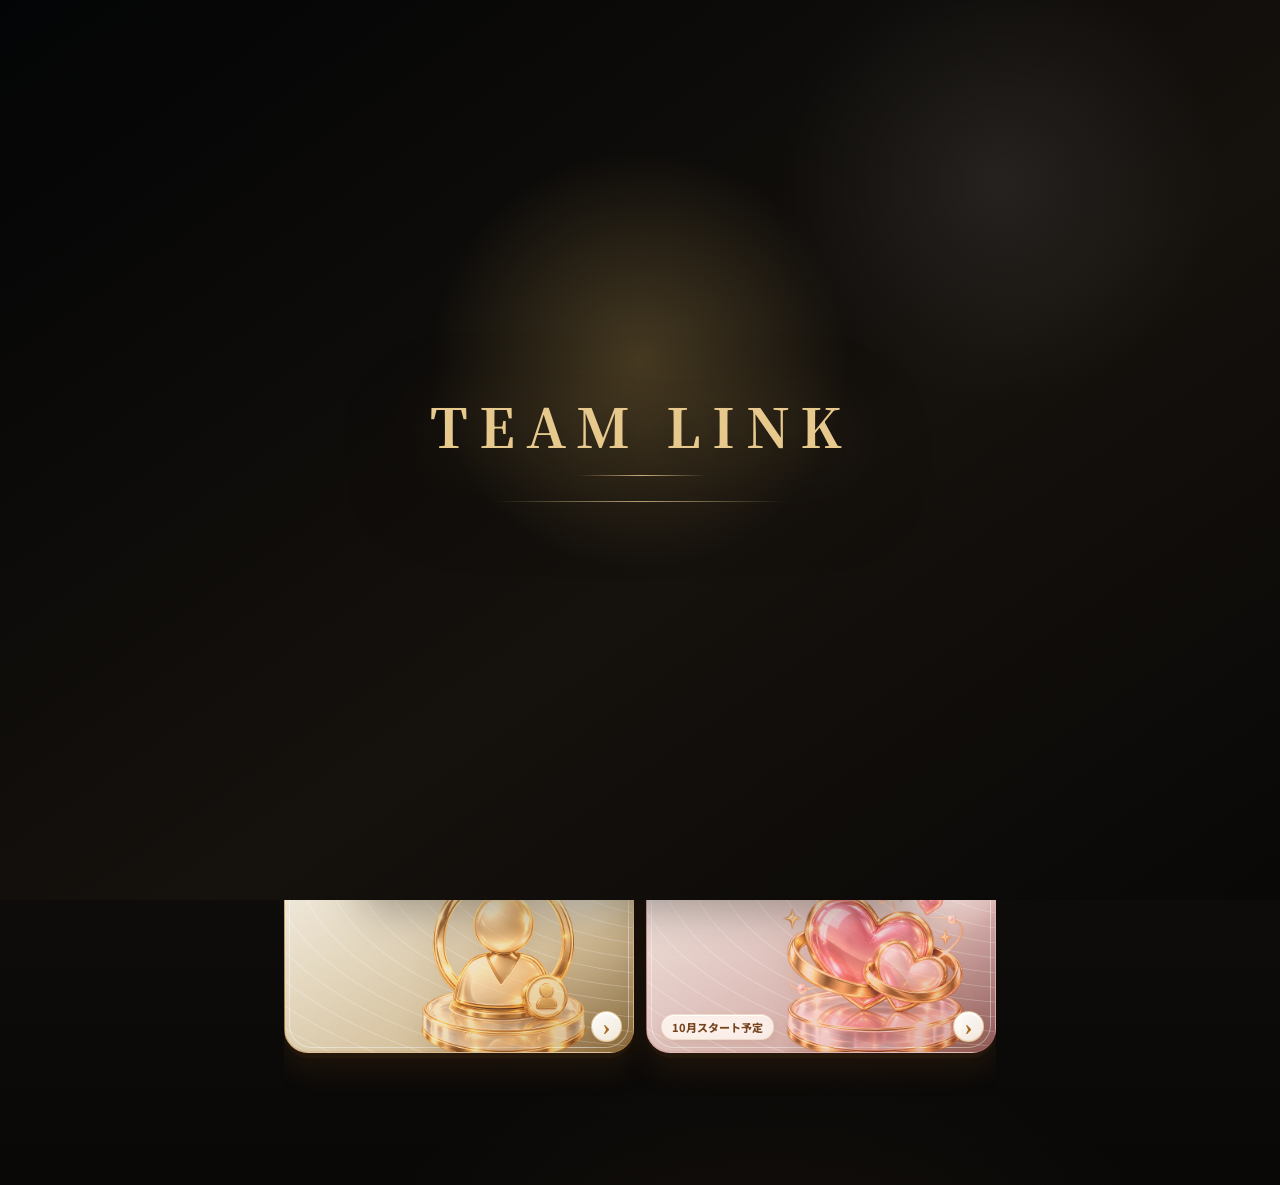
<file: docs/index.html>
<!doctype html>
<html lang="ja">
<head>
  <meta charset="utf-8">
  <meta name="viewport" content="width=device-width, initial-scale=1, viewport-fit=cover">
  <meta name="theme-color" content="#fff6e8">
  <meta name="description" content="TEAM hairのお客様専用アプリ TEAM LINK。予約、今日の占い、クーポン、今月のガチャ、ご縁ラウンジをLINEから開けるスマホ会員アプリです。">
  <link rel="preconnect" href="https://fonts.googleapis.com">
  <link rel="preconnect" href="https://fonts.gstatic.com" crossorigin>
  <link href="https://fonts.googleapis.com/css2?family=Noto+Sans+JP:wght@400;500;700;800&amp;family=Noto+Serif+JP:wght@500;600;700&amp;display=swap" rel="stylesheet">
  <link rel="icon" href="data:image/svg+xml,%3Csvg xmlns='http://www.w3.org/2000/svg' viewBox='0 0 96 64'%3E%3Crect width='96' height='64' rx='18' fill='%23130f0b'/%3E%3Ctext x='48' y='38' text-anchor='middle' font-size='12' font-family='Georgia, serif' letter-spacing='3' fill='%23d9b46c'%3ETEAM LINK%3C/text%3E%3C/svg%3E">
  <title>TEAM LINK | TEAM hair お客様専用アプリ</title>
  <link rel="stylesheet" href="styles.css?v=20260901-line-coupon-admin-2">
</head>
<body>
  <div class="splash-screen" id="splashScreen" aria-hidden="true">
    <div class="splash-content">
      <span class="team-link-wordmark splash-wordmark">TEAM LINK</span>
      <p class="splash-status" id="startupStatus" aria-live="polite" hidden>読み込み中</p>
      <pre class="splash-details" id="startupDetails" hidden></pre>
      <button class="splash-retry" id="startupRetryButton" type="button" hidden>再読み込み</button>
    </div>
  </div>
  <div class="app-shell">
    <header class="topbar">
      <button class="icon-button" type="button" data-back aria-label="戻る">‹</button>
      <div class="brand" aria-label="TEAM LINK">
        <span class="team-link-wordmark brand-wordmark">TEAM LINK</span>
      </div>
      <button class="pill-button" type="button" data-view="mypage">マイページ</button>
    </header>

    <main>
      <section class="view is-active" id="homeView" data-title="ホーム">
        <div class="home-dashboard">
          <header class="home-dashboard-header" aria-label="TEAM LINKホーム">
            <button class="home-header-button" type="button" data-message="新しいお知らせはありません" aria-label="通知">🔔</button>
            <strong class="team-link-wordmark home-text-logo">TEAM LINK</strong>
            <p>ご縁をつなぐ、未来へつなぐ</p>
          </header>

          <button class="home-next-card" id="homeNextReservationCard" type="button" data-view="reservation">
            <span class="home-card-shine" aria-hidden="true"></span>
            <img class="home-next-icon" src="images/home/reservation.png" alt="" loading="lazy" decoding="async" onerror="this.hidden=true">
            <span class="home-next-body">
              <span class="home-next-copy">次回予約のご案内</span>
              <strong id="homeNextReservationTitle">次回のご予約はありません</strong>
              <small id="homeNextReservationMeta">ご希望の日時から予約できます</small>
              <em id="homeNextReservationCountdown">予約をする</em>
            </span>
            <span class="home-arrow" aria-hidden="true">›</span>
          </button>

          <section class="home-action-grid" aria-label="主要機能">
            <button class="home-action-card tone-reservation" type="button" data-view="reservation">
              <img class="home-action-icon" src="images/home/reservation.png" alt="" loading="lazy" decoding="async" onerror="this.hidden=true">
              <span>
                <strong>予約をする</strong>
                <small>ご予約はこちら</small>
              </span>
              <em>›</em>
            </button>
            <button class="home-action-card tone-coupon" type="button" data-view="coupons">
              <img class="home-action-icon" src="images/home/coupon.png" alt="" loading="lazy" decoding="async" onerror="this.hidden=true">
              <span>
                <strong>クーポン</strong>
                <small>お得なクーポン一覧</small>
                <b id="homeCouponBadge" hidden>0枚</b>
              </span>
              <em>›</em>
            </button>
            <button class="home-action-card tone-gacha" type="button" data-view="gacha">
              <img class="home-action-icon" src="images/home/gacha.png" alt="" loading="lazy" decoding="async" onerror="this.hidden=true">
              <span>
                <strong>今月のガチャ</strong>
                <small>毎月のお楽しみ！</small>
                <b id="homeGachaBadge">今月まだ引けます</b>
              </span>
              <em>›</em>
            </button>
            <button class="home-action-card tone-fortune" type="button" data-view="fortune">
              <img class="home-action-icon" src="images/home/fortune.png" alt="" loading="lazy" decoding="async" onerror="this.hidden=true">
              <span>
                <strong>占い</strong>
                <small>今日の運勢をチェック</small>
                <b id="homeFortuneBadge">守護どうぶつを見つける</b>
              </span>
              <em>›</em>
            </button>
            <button class="home-action-card tone-mypage" type="button" data-view="mypage">
              <img class="home-action-icon" src="images/home/mypage.png" alt="" loading="lazy" decoding="async" onerror="this.hidden=true">
              <span>
                <strong>マイページ</strong>
                <small>デジタル会員証</small>
              </span>
              <em>›</em>
            </button>
            <button class="home-action-card tone-lounge is-coming-soon" id="homeLoungeCard" type="button" data-view="lounge">
              <img class="home-action-icon" src="images/home/lounge.png" alt="" loading="lazy" decoding="async" onerror="this.hidden=true">
              <span>
                <strong>ご縁ラウンジ</strong>
                <small>素敵なご縁を<br>見つけよう</small>
                <b id="homeLoungeBadge">10月スタート予定</b>
              </span>
              <em>›</em>
            </button>
          </section>
        </div>
      </section>

      <section class="view" id="reservationView" data-title="予約">
        <div class="section-head">
          <p class="kicker">Reservation</p>
          <h2>ご予約方法をお選びください</h2>
        </div>
        <div class="choice-list reservation-choice-list">
          <a class="choice-card reservation-choice-card" id="hotpepperLink" href="#" target="_blank" rel="noopener">
            <span>空き時間を見る</span>
            <small>空いている時間を確認して、そのまま予約できます</small>
          </a>
          <button class="choice-card reservation-choice-card" type="button" data-view="booking">
            <span>予約時間とメニューを相談する</span>
            <small>希望日時やメニューをスタッフに相談できます</small>
          </button>
        </div>
        <article class="status-panel" id="reservationStatusPanel"></article>
      </section>

      <section class="view" id="bookingView" data-title="予約相談">
        <div class="section-head">
          <p class="kicker">Request booking</p>
          <h2>希望日時を相談する</h2>
        </div>
        <form class="step-form" id="bookingForm">
          <label class="field">1. お客様名<input id="bookingCustomerName" name="customerName" type="text" autocomplete="name" maxlength="80" required></label>
          <div class="field booking-datetime-field">
            <span>2. 第一希望日時</span>
            <div class="booking-datetime-grid">
              <label class="booking-datetime-part"><span>日付</span><input id="bookingFirstDate" name="firstDate" type="date" required></label>
              <label class="booking-datetime-part"><span>時間</span><select id="bookingFirstTime" name="firstTime" required></select></label>
            </div>
            <input id="bookingFirstDateTime" name="firstDateTime" type="hidden">
          </div>
          <div class="field booking-datetime-field">
            <span>3. 第二希望日時（任意）</span>
            <div class="booking-datetime-grid">
              <label class="booking-datetime-part"><span>日付</span><input id="bookingSecondDate" name="secondDate" type="date"></label>
              <label class="booking-datetime-part"><span>時間</span><select id="bookingSecondTime" name="secondTime"></select></label>
            </div>
            <input id="bookingSecondDateTime" name="secondDateTime" type="hidden">
          </div>
          <label class="field">4. 希望担当者
            <select id="bookingStaffSelect" name="staff" required></select>
          </label>
          <div class="field booking-my-coupon-panel">
            <div class="booking-my-coupon-head">
              <span>5. マイクーポンから選ぶ</span>
              <button type="button" data-booking-action="openMyCoupons">マイクーポンを見る</button>
            </div>
            <div class="menu-choice-grid" id="bookingMySelectionChoices"></div>
            <small>ここで選んだ内容は、下の通常メニュー・LINEクーポン欄にも反映されます。</small>
          </div>
          <label class="field">6. 通常メニューの選び方
            <select id="bookingMenuMode" name="menuMode" required>
              <option value="regular">通常メニューから選ぶ</option>
              <option value="consult">メニューを相談して決めたい</option>
            </select>
          </label>
          <div class="field">
            <span>7. 通常メニュー</span>
            <div class="menu-choice-grid" id="bookingMenuChoices"></div>
          </div>
          <label class="field" id="bookingCustomMenuField" hidden>相談したい内容
            <textarea name="customMenu" rows="3" placeholder="例：カラーとトリートメントを相談したい"></textarea>
          </label>
          <div class="field">
            <span>8. 利用したいLINEクーポン（任意）</span>
            <div class="menu-choice-grid" id="bookingCouponChoices"></div>
            <small>予約では利用希望だけを伝えます。実際のクーポン利用はLINE側で行います。</small>
          </div>
          <label class="field">9. 相談内容・備考<textarea name="memo" rows="4" placeholder="例：午前中希望、髪の状態、迷っているメニューなど"></textarea></label>
          <div class="confirm-box" id="bookingConfirm">
            <strong>10. 内容確認</strong>
            <p>入力後、下のボタンでスタッフ確認用の予約相談として送信します。</p>
          </div>
          <button class="primary-button" type="submit">予約希望を送信する</button>
        </form>
      </section>

      <section class="view" id="bookingDoneView" data-title="送信完了">
        <article class="result-card">
          <p class="kicker">Sent</p>
          <h2>予約希望を送信しました</h2>
          <p><strong>まだ予約は確定していません。</strong><br>スタッフからの回答をお待ちください。</p>
          <div id="bookingSummary" class="summary-list"></div>
          <button class="primary-button" type="button" data-view="home">ホームへ戻る</button>
        </article>
      </section>

      <section class="view" id="fortuneView" data-title="今日の占い">
        <div class="section-head">
          <p class="kicker">Daily fortune</p>
          <h2>今日の占い</h2>
        </div>
        <div id="fortuneContent"></div>
      </section>

      <section class="view" id="couponsView" data-title="クーポン">
        <div class="section-head">
          <p class="kicker">Coupons</p>
          <h2>クーポン</h2>
        </div>
        <div class="segmented coupon-tabs-simple" id="couponTabs" role="tablist" aria-label="クーポンカテゴリ"></div>
        <div class="coupon-list" id="couponList"></div>
      </section>

      <section class="view" id="gachaView" data-title="今月のガチャ">
        <div class="section-head">
          <p class="kicker">Monthly gacha</p>
          <h2>今月のガチャ</h2>
        </div>
        <article class="gacha-stage" id="gachaStage">
          <span class="badge">全会員 毎月1回</span>
          <h3 id="gachaMonthTitle">今月のガチャ</h3>
          <p id="gachaGrandPrize">髪質改善トリートメント無料</p>
          <div id="gachaChoiceStage"></div>
          <div class="ticket-box" id="gachaTicketBox"></div>
          <button class="primary-button" type="button" id="drawGachaButton">ガチャを引く</button>
        </article>
        <div class="result-card" id="gachaResult" hidden></div>
        <div id="couponGachaDashboard"></div>
      </section>

      <section class="view" id="myCardsView" data-title="マイカード">
        <div class="section-head">
          <p class="kicker">My cards</p>
          <h2>マイカード</h2>
        </div>
        <div id="myCardsContent"></div>
      </section>

      <section class="view" id="collectionRewardsView" data-title="コレクション特典">
        <div class="section-head">
          <p class="kicker">Collection rewards</p>
          <h2>コレクション特典</h2>
        </div>
        <div id="collectionRewardsContent"></div>
      </section>

      <section class="view" id="gachaHistoryView" data-title="ガチャ履歴">
        <div class="section-head">
          <p class="kicker">Gacha history</p>
          <h2>ガチャ履歴</h2>
        </div>
        <div id="gachaHistoryContent"></div>
      </section>

      <section class="view" id="loungeView" data-title="ご縁ラウンジ">
        <article class="result-card lounge-coming-soon" id="loungeComingSoonPanel">
          <span class="badge">Coming Soon</span>
          <p class="kicker">GOEN LOUNGE</p>
          <h2>ご縁ラウンジ</h2>
          <strong>2026年10月スタート予定</strong>
          <p>ご縁ラウンジは、ただいま心を込めて準備中です。公開まで今しばらくお待ちください。</p>
          <button class="secondary-button" type="button" data-view="home">ホームへ戻る</button>
        </article>
        <article class="result-card lounge-hero" id="loungeOpenPanel" hidden>
          <span class="badge">Coming Soon</span>
          <h2>ご縁ラウンジ</h2>
          <p>独身者向け交流サービス。現在、無料の事前登録を受け付けています。</p>
          <div class="progress-box">
            <div><strong id="loungeCount">0</strong><span>名／50名</span></div>
            <progress id="loungeProgress" max="50" value="0"></progress>
          </div>
          <div class="lounge-points">
            <span>サービス紹介</span>
            <span>無料事前登録</span>
            <span>正式開始時に通知</span>
          </div>
          <p>正式サービス開始後に、改めて有料登録をご案内します。事前登録で自動課金されることはありません。</p>
          <button class="primary-button" type="button" data-view="loungeRegister">無料で事前登録する</button>
        </article>
      </section>

      <section class="view" id="loungeRegisterView" data-title="事前登録">
        <div class="section-head">
          <p class="kicker">Pre entry</p>
          <h2>ご縁ラウンジ事前登録</h2>
        </div>
        <form class="step-form" id="loungeForm">
          <label class="field">ニックネーム<input name="nickname" required></label>
          <label class="field">性別
            <select name="gender" required><option value="">選択</option><option>女性</option><option>男性</option><option>その他</option><option>回答しない</option></select>
          </label>
          <label class="field">年代
            <select name="ageGroup" required><option value="">選択</option><option>20代</option><option>30代</option><option>40代</option><option>50代以上</option></select>
          </label>
          <label class="field">居住エリア<input name="area" placeholder="例：袋井市、静岡県西部" required></label>
          <label class="check-row"><input type="checkbox" name="single" required> 現在独身です</label>
          <label class="field">興味のある内容
            <select name="interest" required>
              <option value="">選択</option>
              <option>少人数交流会</option>
              <option>ランチ会</option>
              <option>美容イベント</option>
              <option>まずは情報だけ知りたい</option>
            </select>
          </label>
          <label class="check-row"><input type="checkbox" name="notify" checked> 開始通知を受け取る</label>
          <button class="primary-button" type="submit">無料で事前登録する</button>
        </form>
      </section>

      <section class="view" id="mypageView" data-title="マイページ">
        <div class="section-head">
          <p class="kicker">Member card</p>
          <h2>デジタル会員証</h2>
        </div>
        <article class="member-card" aria-label="TEAM LINK デジタル会員証">
          <span class="member-card-light" aria-hidden="true"></span>
          <header class="member-card-header">
            <span class="team-link-wordmark member-card-wordmark">TEAM LINK</span>
            <small>MEMBER</small>
          </header>
          <div class="member-card-name">
            <small>TEAM LINK MEMBER</small>
            <strong id="mypageMemberName">お客様</strong>
          </div>
          <div class="member-card-stats">
            <div>
              <span>前回来店から</span>
              <strong><b id="mypageVisitDays">―</b>日</strong>
            </div>
            <div>
              <span>累計来店</span>
              <strong><b id="mypageVisitCount">0</b>回</strong>
            </div>
          </div>
          <footer>TEAM hair · TEAM LINK</footer>
        </article>
      </section>

      <section class="view" id="adminView" data-title="管理">
        <section class="admin-login" id="adminLoginPanel">
          <div class="section-head">
            <p class="kicker">Staff only</p>
            <h2>TEAM LINK Console</h2>
            <p>来店受付、予約、クーポン、ガチャ、ご縁ラウンジを1つの画面で確認します。</p>
          </div>
          <form class="step-form admin-login-form" id="adminLoginForm">
            <label class="field">スタッフ名
              <select name="adminId" required>
                <option value="boss">村松 剛好（管理者）</option>
                <option value="staff-kanda">神田 加奈（スタッフ）</option>
              </select>
            </label>
            <label class="field">管理パスコード
              <input name="password" type="password" autocomplete="current-password" placeholder="管理パスコード" required>
            </label>
            <button class="primary-button" type="submit">管理画面へ入る</button>
            <p class="admin-help">運営・スタッフ専用です。一般ユーザーには管理画面への導線を表示していません。</p>
          </form>
        </section>

        <section class="admin-cockpit" id="adminCockpit" hidden>
          <div class="admin-hero">
            <div>
              <p class="kicker">Daily management</p>
              <h2>TEAM LINK 管理</h2>
              <p id="adminWelcomeText">今日確認すべき内容をまとめています。</p>
            </div>
            <button class="secondary-button admin-logout" type="button" id="adminLogoutButton">ログアウト</button>
          </div>

          <nav class="admin-tabs" id="adminTabs" aria-label="管理メニュー"></nav>
          <div class="admin-panel" id="adminPanel"></div>
        </section>
      </section>
    </main>
  </div>

  <nav class="bottom-nav" aria-label="主要ナビゲーション">
    <button type="button" data-view="home">ホーム</button>
    <button type="button" data-view="reservation">予約</button>
    <button type="button" data-view="coupons">クーポン</button>
    <button type="button" data-view="gacha">ガチャ</button>
    <button type="button" data-view="mypage">マイページ</button>
  </nav>

  <div class="toast" id="toast" role="status" aria-live="polite"></div>
  <div class="gacha-reveal" id="gachaReveal" hidden aria-live="polite"></div>
  <script id="liffSdkScript" charset="utf-8" src="https://static.line-scdn.net/liff/edge/2/sdk.js" async></script>
  <script src="app.js?v=20260902-stability-1"></script>
</body>
</html>
</file>
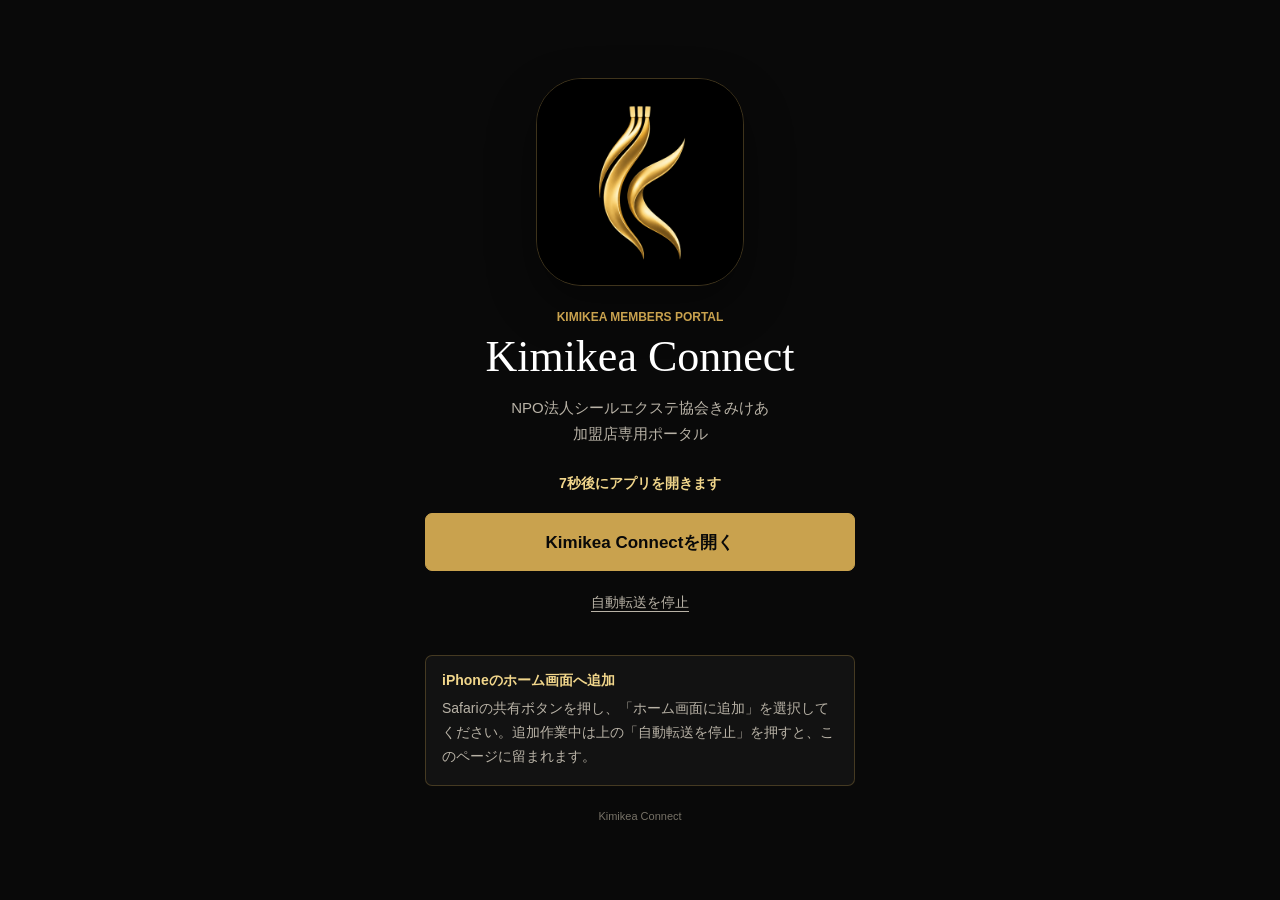
<file: kimikea-connect-pages/index.html>
<!DOCTYPE html>
<html lang="ja">
<head>
  <meta charset="UTF-8">
  <meta name="viewport" content="width=device-width, initial-scale=1, viewport-fit=cover">
  <meta name="theme-color" content="#090909">
  <meta name="mobile-web-app-capable" content="yes">
  <meta name="apple-mobile-web-app-capable" content="yes">
  <meta name="apple-mobile-web-app-status-bar-style" content="black">
  <meta name="apple-mobile-web-app-title" content="Kimikea Connect">
  <meta name="application-name" content="Kimikea Connect">
  <meta name="format-detection" content="telephone=no">

  <title>Kimikea Connect</title>

  <link rel="manifest" href="./manifest.webmanifest">
  <link rel="apple-touch-icon" sizes="180x180" href="./apple-touch-icon.png">
  <link rel="icon" type="image/png" sizes="192x192" href="./icon-192.png">
  <link rel="icon" type="image/png" sizes="512x512" href="./icon-512.png">
  <link rel="icon" type="image/png" sizes="1024x1024" href="./icon-1024.png">

  <style>
    :root {
      color-scheme: dark;
      --black: #090909;
      --panel: #121212;
      --gold: #c9a24e;
      --gold-light: #f1d68b;
      --white: #ffffff;
      --muted: #b8b2a6;
      --line: rgba(201, 162, 78, 0.28);
    }

    * {
      box-sizing: border-box;
    }

    html {
      min-height: 100%;
      background: var(--black);
    }

    body {
      min-width: 320px;
      min-height: 100vh;
      min-height: 100svh;
      margin: 0;
      overflow-x: hidden;
      background: var(--black);
      color: var(--white);
      font-family: -apple-system, BlinkMacSystemFont, "Helvetica Neue", "Noto Sans JP", sans-serif;
      letter-spacing: 0;
      -webkit-font-smoothing: antialiased;
      -webkit-text-size-adjust: 100%;
    }

    button,
    a {
      -webkit-tap-highlight-color: transparent;
      touch-action: manipulation;
    }

    .launcher {
      display: grid;
      min-height: 100vh;
      min-height: 100svh;
      place-items: center;
      padding:
        max(28px, env(safe-area-inset-top))
        20px
        max(28px, env(safe-area-inset-bottom));
    }

    .launcher-inner {
      width: min(100%, 430px);
      text-align: center;
    }

    .brand-icon {
      display: block;
      width: clamp(152px, 44vw, 208px);
      height: auto;
      margin: 0 auto 24px;
      border: 1px solid var(--line);
      border-radius: 22%;
      box-shadow: 0 20px 48px rgba(0, 0, 0, 0.42);
    }

    .eyebrow {
      margin: 0 0 8px;
      color: var(--gold);
      font-size: 12px;
      font-weight: 700;
      text-transform: uppercase;
    }

    h1 {
      margin: 0;
      font-family: Georgia, "Times New Roman", serif;
      font-size: clamp(31px, 9vw, 44px);
      font-weight: 500;
      line-height: 1.15;
    }

    .tagline {
      margin: 12px auto 0;
      color: var(--muted);
      font-size: 15px;
      line-height: 1.75;
    }

    .status {
      min-height: 24px;
      margin: 28px 0 14px;
      color: var(--gold-light);
      font-size: 14px;
      font-weight: 700;
    }

    .open-button {
      display: grid;
      width: 100%;
      min-height: 58px;
      place-items: center;
      border: 1px solid var(--gold);
      border-radius: 7px;
      background: var(--gold);
      color: var(--black);
      font-size: 17px;
      font-weight: 800;
      text-decoration: none;
    }

    .open-button:active {
      background: var(--gold-light);
      transform: translateY(1px);
    }

    .stop-button {
      min-height: 44px;
      margin-top: 10px;
      padding: 8px 16px;
      border: 0;
      background: transparent;
      color: var(--muted);
      font-size: 14px;
      text-decoration: underline;
      text-underline-offset: 4px;
      cursor: pointer;
    }

    .install-guide {
      margin-top: 30px;
      padding: 16px;
      border: 1px solid var(--line);
      border-radius: 7px;
      background: var(--panel);
      text-align: left;
    }

    .install-guide strong {
      display: block;
      margin-bottom: 7px;
      color: var(--gold-light);
      font-size: 14px;
    }

    .install-guide p {
      margin: 0;
      color: var(--muted);
      font-size: 14px;
      line-height: 1.7;
    }

    .footer {
      margin: 24px 0 0;
      color: #777267;
      font-size: 11px;
    }

    @media (min-width: 700px) {
      .launcher {
        padding-top: 48px;
        padding-bottom: 48px;
      }
    }

    @media (prefers-reduced-motion: reduce) {
      *,
      *::before,
      *::after {
        scroll-behavior: auto !important;
        transition: none !important;
      }
    }
  </style>
</head>
<body>
  <main class="launcher">
    <div class="launcher-inner">
      <img
        class="brand-icon"
        src="./icon-512.png"
        width="512"
        height="512"
        alt="Kimikea Connect"
      >

      <p class="eyebrow">Kimikea Members Portal</p>
      <h1>Kimikea Connect</h1>
      <p class="tagline">NPO法人シールエクステ協会きみけあ<br>加盟店専用ポータル</p>

      <p id="redirectStatus" class="status" aria-live="polite"></p>

      <a
        id="openAppButton"
        class="open-button"
        href="https://script.google.com/macros/s/AKfycbyWxvyWZ7_qTkCgvkuim-h_AhDQEHag7xexg8iDqyHE-toaRA6ttQPpNjUaNfTyTYhA/exec"
      >
        Kimikea Connectを開く
      </a>

      <button id="stopRedirectButton" class="stop-button" type="button">
        自動転送を停止
      </button>

      <section class="install-guide">
        <strong>iPhoneのホーム画面へ追加</strong>
        <p>Safariの共有ボタンを押し、「ホーム画面に追加」を選択してください。追加作業中は上の「自動転送を停止」を押すと、このページに留まれます。</p>
      </section>

      <p class="footer">Kimikea Connect</p>

      <noscript>
        <p class="status">JavaScriptが無効です。上のボタンからアプリを開いてください。</p>
      </noscript>
    </div>
  </main>

  <script>
    (() => {
      const APP_URL = 'https://script.google.com/macros/s/AKfycbyWxvyWZ7_qTkCgvkuim-h_AhDQEHag7xexg8iDqyHE-toaRA6ttQPpNjUaNfTyTYhA/exec';
      const isStandalone =
        window.navigator.standalone === true ||
        window.matchMedia('(display-mode: standalone)').matches;
      const redirectSeconds = isStandalone ? 2 : 8;

      const status = document.getElementById('redirectStatus');
      const stopButton = document.getElementById('stopRedirectButton');
      let remaining = redirectSeconds;
      let redirectTimer = null;

      function renderStatus() {
        status.textContent = `${remaining}秒後にアプリを開きます`;
      }

      function openApp() {
        window.location.replace(APP_URL);
      }

      function stopRedirect() {
        if (redirectTimer) window.clearInterval(redirectTimer);
        redirectTimer = null;
        status.textContent = '自動転送を停止しました';
        stopButton.hidden = true;
      }

      renderStatus();
      redirectTimer = window.setInterval(() => {
        remaining -= 1;
        if (remaining <= 0) {
          window.clearInterval(redirectTimer);
          openApp();
          return;
        }
        renderStatus();
      }, 1000);

      stopButton.addEventListener('click', stopRedirect);
      document.getElementById('openAppButton').addEventListener('click', () => {
        if (redirectTimer) window.clearInterval(redirectTimer);
      });
    })();
  </script>
</body>
</html>
</file>
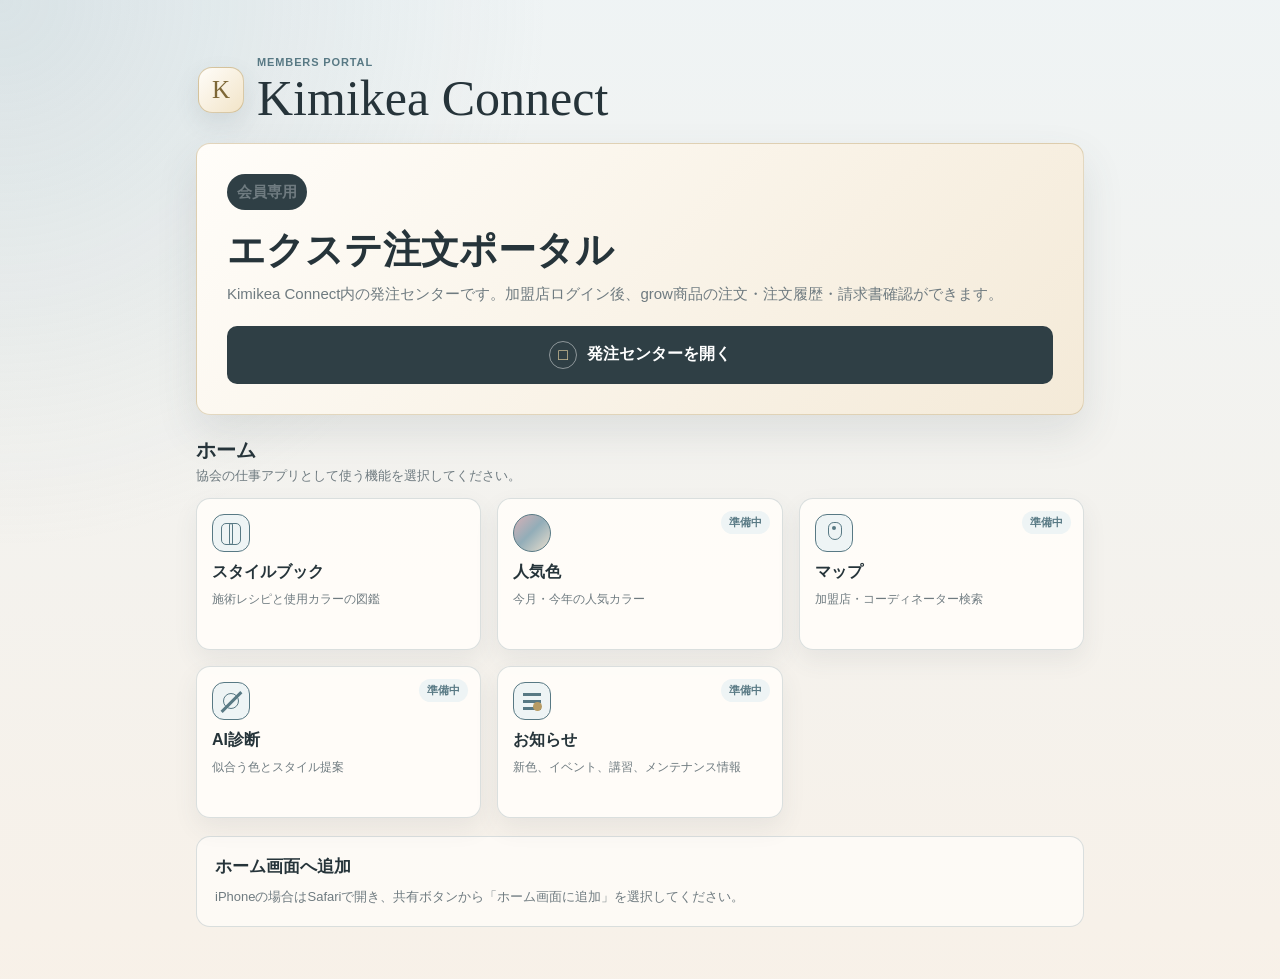
<file: docs/kimikea-connect/index.html>
<!DOCTYPE html>
<html lang="ja">
<head>
  <meta charset="UTF-8">
  <meta name="viewport" content="width=device-width, initial-scale=1, viewport-fit=cover">
  <meta name="theme-color" content="#eef4f5">
  <meta name="mobile-web-app-capable" content="yes">
  <meta name="apple-mobile-web-app-capable" content="yes">
  <meta name="apple-mobile-web-app-status-bar-style" content="default">
  <meta name="apple-mobile-web-app-title" content="Kimikea Connect">
  <meta name="application-name" content="Kimikea Connect">
  <meta name="format-detection" content="telephone=no">

  <title>Kimikea Connect</title>

  <link rel="manifest" href="./manifest.webmanifest">
  <link rel="apple-touch-icon" sizes="180x180" href="./apple-touch-icon.png">
  <link rel="icon" type="image/png" sizes="192x192" href="./icon-192.png">
  <link rel="icon" type="image/png" sizes="512x512" href="./icon-512.png">
  <link rel="stylesheet" href="./style.css">
</head>
<body>
  <main class="app-shell">
    <header class="app-header" aria-labelledby="pageTitle">
      <div class="brand-mark" aria-hidden="true">K</div>
      <div>
        <p class="eyebrow">Members Portal</p>
        <h1 id="pageTitle">Kimikea Connect</h1>
      </div>
    </header>

    <section class="main-action" aria-labelledby="orderTitle">
      <p class="action-label">会員専用</p>
      <h2 id="orderTitle">エクステ注文ポータル</h2>
      <p>Kimikea Connect内の発注センターです。加盟店ログイン後、grow商品の注文・注文履歴・請求書確認ができます。</p>
      <a class="primary-button" href="https://script.google.com/macros/s/AKfycbyWxvyWZ7_qTkCgvkuim-h_AhDQEHag7xexg8iDqyHE-toaRA6ttQPpNjUaNfTyTYhA/exec">
        <span class="button-icon" aria-hidden="true">□</span>
        <span>発注センターを開く</span>
      </a>
    </section>

    <section class="home-menu" aria-labelledby="menuTitle">
      <div class="section-title">
        <h2 id="menuTitle">ホーム</h2>
      <p>協会の仕事アプリとして使う機能を選択してください。</p>
      </div>

      <div class="home-grid">
        <a class="home-card" href="./stylebook/">
          <span class="line-icon book-icon" aria-hidden="true"></span>
          <strong>スタイルブック</strong>
          <small>施術レシピと使用カラーの図鑑</small>
        </a>

        <a class="home-card is-disabled" href="#" aria-disabled="true">
          <span class="line-icon color-icon" aria-hidden="true"></span>
          <strong>人気色</strong>
          <small>今月・今年の人気カラー</small>
          <span class="status-pill">準備中</span>
        </a>

        <a class="home-card is-disabled" href="#" aria-disabled="true">
          <span class="line-icon map-icon" aria-hidden="true"></span>
          <strong>マップ</strong>
          <small>加盟店・コーディネーター検索</small>
          <span class="status-pill">準備中</span>
        </a>

        <a class="home-card is-disabled" href="#" aria-disabled="true">
          <span class="line-icon ai-icon" aria-hidden="true"></span>
          <strong>AI診断</strong>
          <small>似合う色とスタイル提案</small>
          <span class="status-pill">準備中</span>
        </a>

        <a class="home-card is-disabled wide-card" href="#" aria-disabled="true">
          <span class="line-icon news-icon" aria-hidden="true"></span>
          <strong>お知らせ</strong>
          <small>新色、イベント、講習、メンテナンス情報</small>
          <span class="status-pill">準備中</span>
        </a>
      </div>
    </section>

    <section class="install-note">
      <h2>ホーム画面へ追加</h2>
      <p>iPhoneの場合はSafariで開き、共有ボタンから「ホーム画面に追加」を選択してください。</p>
    </section>
  </main>
</body>
</html>
</file>
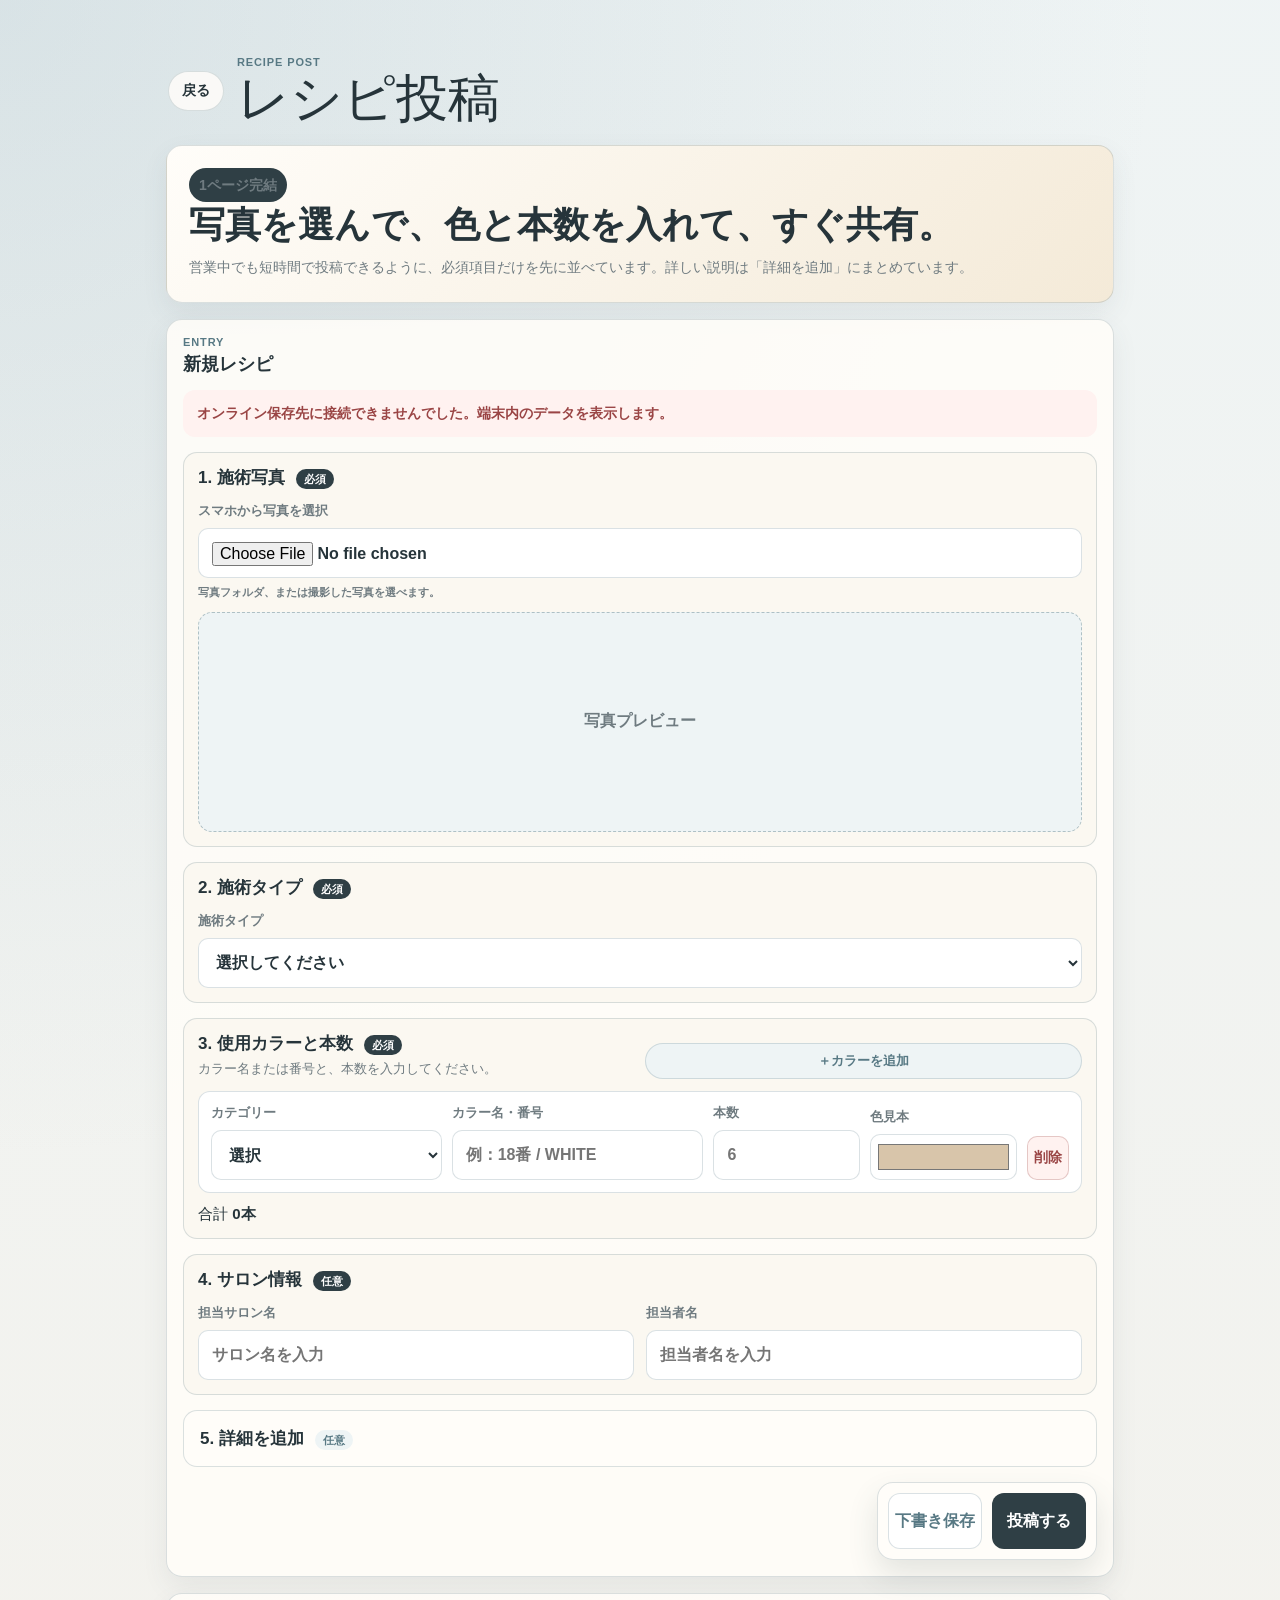
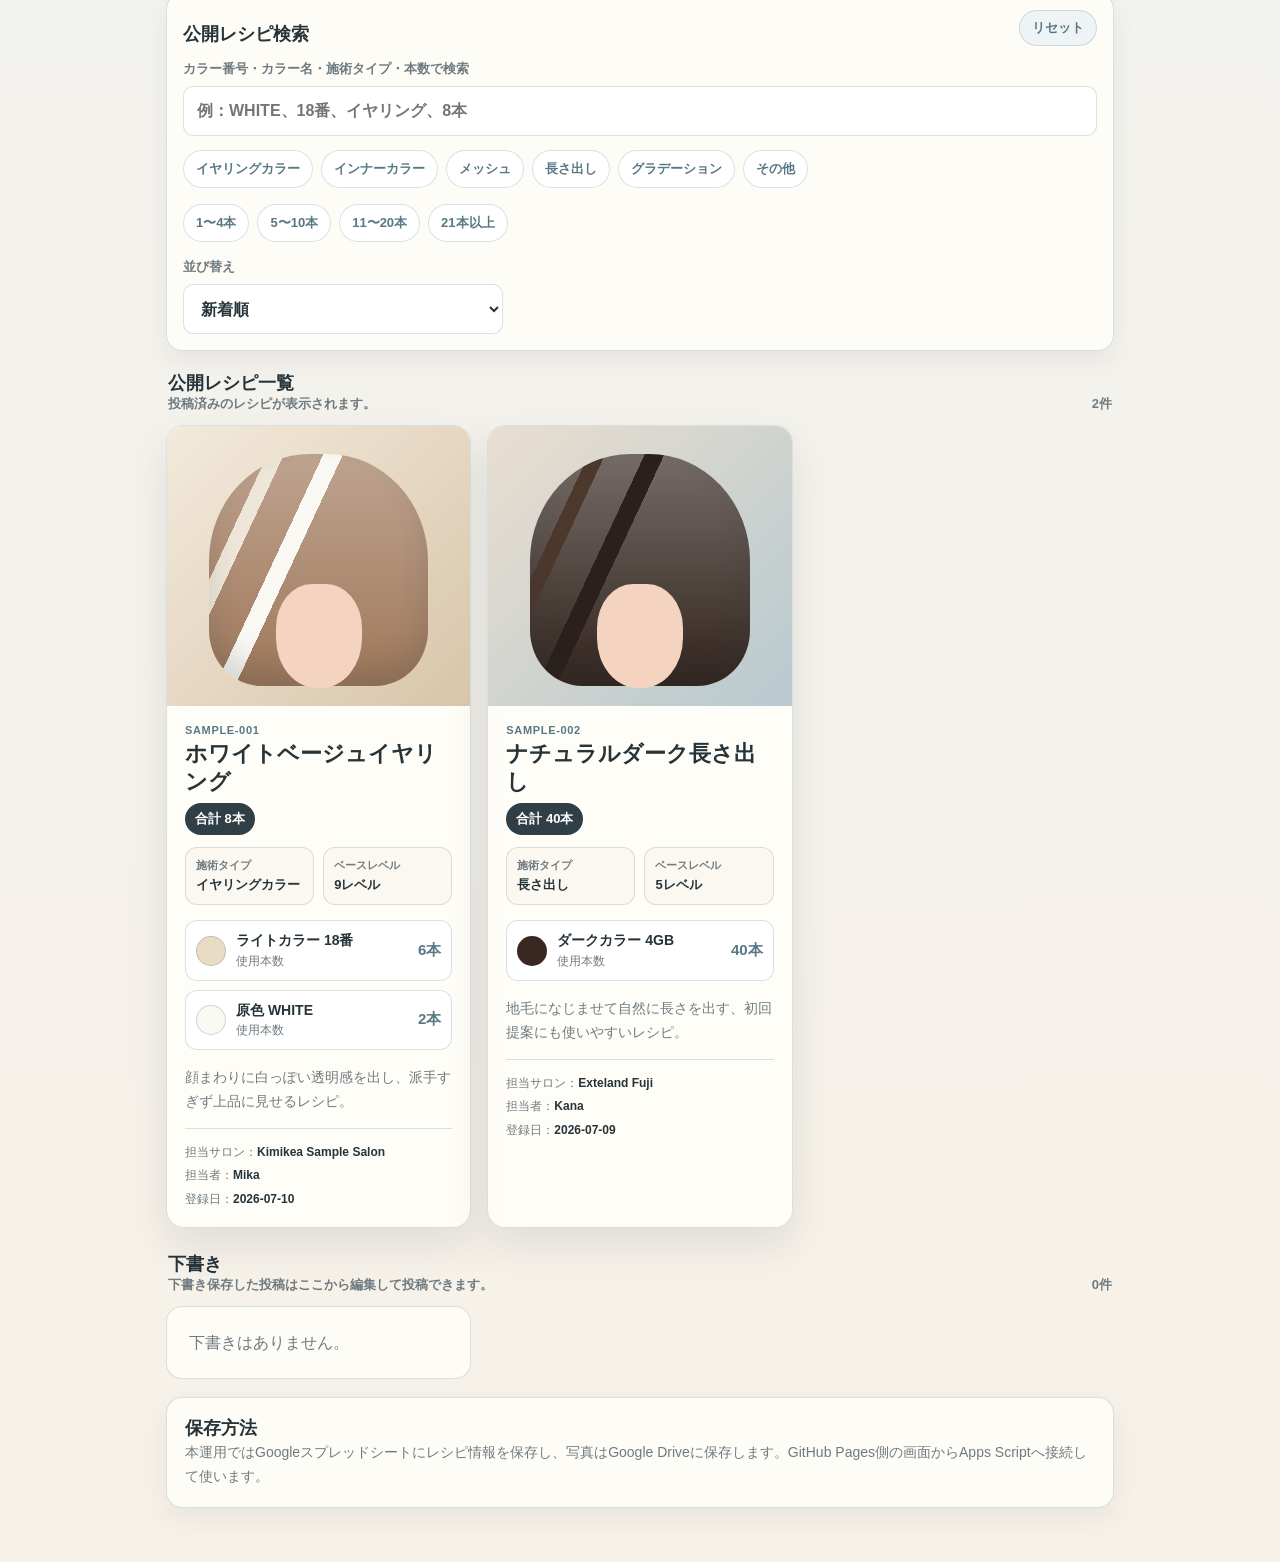
<file: docs/kimikea-connect/stylebook/index.html>
<!DOCTYPE html>
<html lang="ja">
<head>
  <meta charset="UTF-8">
  <meta name="viewport" content="width=device-width, initial-scale=1, viewport-fit=cover">
  <meta name="theme-color" content="#eef4f5">
  <meta name="mobile-web-app-capable" content="yes">
  <meta name="apple-mobile-web-app-capable" content="yes">
  <meta name="apple-mobile-web-app-status-bar-style" content="default">
  <meta name="apple-mobile-web-app-title" content="Kimikea Connect">
  <meta name="application-name" content="Kimikea Connect">
  <meta name="format-detection" content="telephone=no">

  <title>レシピ投稿 | Kimikea Connect</title>

  <link rel="manifest" href="../manifest.webmanifest">
  <link rel="apple-touch-icon" sizes="180x180" href="../apple-touch-icon.png">
  <link rel="icon" type="image/png" sizes="192x192" href="../icon-192.png">
  <link rel="icon" type="image/png" sizes="512x512" href="../icon-512.png">
  <link rel="stylesheet" href="./style.css">
</head>
<body>
  <main class="recipe-app">
    <header class="app-header">
      <a class="back-link" href="../index.html">戻る</a>
      <div>
        <p class="eyebrow">Recipe Post</p>
        <h1>レシピ投稿</h1>
      </div>
    </header>

    <section class="hero-card">
      <p class="hero-label">1ページ完結</p>
      <h2>写真を選んで、色と本数を入れて、すぐ共有。</h2>
      <p>営業中でも短時間で投稿できるように、必須項目だけを先に並べています。詳しい説明は「詳細を追加」にまとめています。</p>
    </section>

    <section id="detailPanel" class="detail-panel" hidden></section>

    <section class="form-panel" aria-labelledby="formTitle">
      <div class="panel-head">
        <div>
          <p class="eyebrow">Entry</p>
          <h2 id="formTitle">新規レシピ</h2>
        </div>
        <button id="cancelEditButton" class="ghost-button" type="button" hidden>編集をやめる</button>
      </div>

      <form id="recipeForm" class="recipe-form">
        <input id="recipeId" type="hidden">

        <div id="messageBox" class="message-box" hidden></div>

        <section class="entry-block">
          <h3>1. 施術写真 <span>必須</span></h3>
          <label class="field image-field">
            <span>スマホから写真を選択</span>
            <input id="photoInput" type="file" accept="image/*">
            <small>写真フォルダ、または撮影した写真を選べます。</small>
          </label>
          <div id="imagePreview" class="image-preview">
            <span>写真プレビュー</span>
          </div>
        </section>

        <section class="entry-block">
          <h3>2. 施術タイプ <span>必須</span></h3>
          <label class="field">
            <span>施術タイプ</span>
            <select id="treatmentType">
              <option value="">選択してください</option>
              <option>イヤリングカラー</option>
              <option>インナーカラー</option>
              <option>メッシュ</option>
              <option>長さ出し</option>
              <option>グラデーション</option>
              <option>その他</option>
            </select>
          </label>
        </section>

        <section class="entry-block color-editor" aria-labelledby="colorEditorTitle">
          <div class="color-editor-head">
            <div>
              <h3 id="colorEditorTitle">3. 使用カラーと本数 <span>必須</span></h3>
              <p>カラー名または番号と、本数を入力してください。</p>
            </div>
            <button id="addColorButton" class="sub-button" type="button">＋カラーを追加</button>
          </div>
          <div id="colorRows" class="color-rows"></div>
          <p class="total-preview">合計 <strong id="totalPiecesPreview">0本</strong></p>
        </section>

        <section class="entry-block">
          <h3>4. サロン情報 <span>任意</span></h3>
          <div class="field-grid">
            <label class="field">
              <span>担当サロン名</span>
              <input id="salonName" type="text" placeholder="サロン名を入力" autocomplete="off">
            </label>

            <label class="field">
              <span>担当者名</span>
              <input id="stylistName" type="text" placeholder="担当者名を入力" autocomplete="off">
            </label>
          </div>
        </section>

        <details class="optional-details">
          <summary>5. 詳細を追加 <span>任意</span></summary>
          <div class="optional-content">
            <label class="field">
              <span>レシピ名</span>
              <input id="recipeName" type="text" placeholder="例：ホワイトベージュイヤリング">
            </label>

            <div class="field-grid">
              <label class="field">
                <span>ベースの髪色</span>
                <input id="baseColor" type="text" placeholder="例：ベージュブラウン">
              </label>

              <label class="field">
                <span>ベースレベル</span>
                <input id="baseLevel" type="text" placeholder="例：9レベル">
              </label>
            </div>

            <label class="field">
              <span>コメント</span>
              <textarea id="comment" rows="4" placeholder="仕上がりの印象、提案ポイント、注意点など"></textarea>
            </label>

            <label class="field">
              <span>おすすめタグ</span>
              <input id="tagsInput" type="text" placeholder="例：初めて向け, 推し色, 職場OK">
            </label>

            <label class="field">
              <span>難易度</span>
              <select id="difficulty">
                <option value="">選択しない</option>
                <option value="1">★1</option>
                <option value="2">★2</option>
                <option value="3">★3</option>
                <option value="4">★4</option>
                <option value="5">★5</option>
              </select>
            </label>
          </div>
        </details>

        <input id="registeredAt" type="hidden">

        <div class="form-actions">
          <button id="draftButton" class="draft-button" type="button">下書き保存</button>
          <button id="publishButton" class="publish-button" type="submit">投稿する</button>
        </div>
      </form>
    </section>

    <section class="search-area" aria-label="レシピ検索">
      <div class="search-head">
        <h2>公開レシピ検索</h2>
        <button id="resetButton" type="button">リセット</button>
      </div>

      <label class="search-box">
        <span>カラー番号・カラー名・施術タイプ・本数で検索</span>
        <input id="searchInput" type="search" placeholder="例：WHITE、18番、イヤリング、8本">
      </label>

      <div class="filter-group" aria-label="施術タイプ">
        <button type="button" data-filter="type" data-value="イヤリングカラー">イヤリングカラー</button>
        <button type="button" data-filter="type" data-value="インナーカラー">インナーカラー</button>
        <button type="button" data-filter="type" data-value="メッシュ">メッシュ</button>
        <button type="button" data-filter="type" data-value="長さ出し">長さ出し</button>
        <button type="button" data-filter="type" data-value="グラデーション">グラデーション</button>
        <button type="button" data-filter="type" data-value="その他">その他</button>
      </div>

      <div class="filter-group" aria-label="本数">
        <button type="button" data-filter="pieces" data-value="1-4">1〜4本</button>
        <button type="button" data-filter="pieces" data-value="5-10">5〜10本</button>
        <button type="button" data-filter="pieces" data-value="11-20">11〜20本</button>
        <button type="button" data-filter="pieces" data-value="21+">21本以上</button>
      </div>

      <div class="sort-row">
        <label>
          <span>並び替え</span>
          <select id="sortSelect">
            <option value="new">新着順</option>
            <option value="piecesAsc">本数が少ない順</option>
            <option value="piecesDesc">本数が多い順</option>
          </select>
        </label>
      </div>
    </section>

    <section class="result-head" aria-live="polite">
      <div>
        <h2>公開レシピ一覧</h2>
        <p>投稿済みのレシピが表示されます。</p>
      </div>
      <p id="resultCount">0件</p>
    </section>

    <section id="recipeGrid" class="recipe-grid" aria-label="公開レシピ一覧"></section>

    <section class="draft-section">
      <div class="result-head">
        <div>
          <h2>下書き</h2>
          <p>下書き保存した投稿はここから編集して投稿できます。</p>
        </div>
        <p id="draftCount">0件</p>
      </div>
      <section id="draftGrid" class="recipe-grid compact-grid" aria-label="下書き一覧"></section>
    </section>

    <section class="storage-note">
      <h2>保存方法</h2>
      <p>本運用ではGoogleスプレッドシートにレシピ情報を保存し、写真はGoogle Driveに保存します。GitHub Pages側の画面からApps Scriptへ接続して使います。</p>
    </section>
  </main>

  <script src="./script.js?v=20260818-form-clean-1"></script>
</body>
</html>
</file>
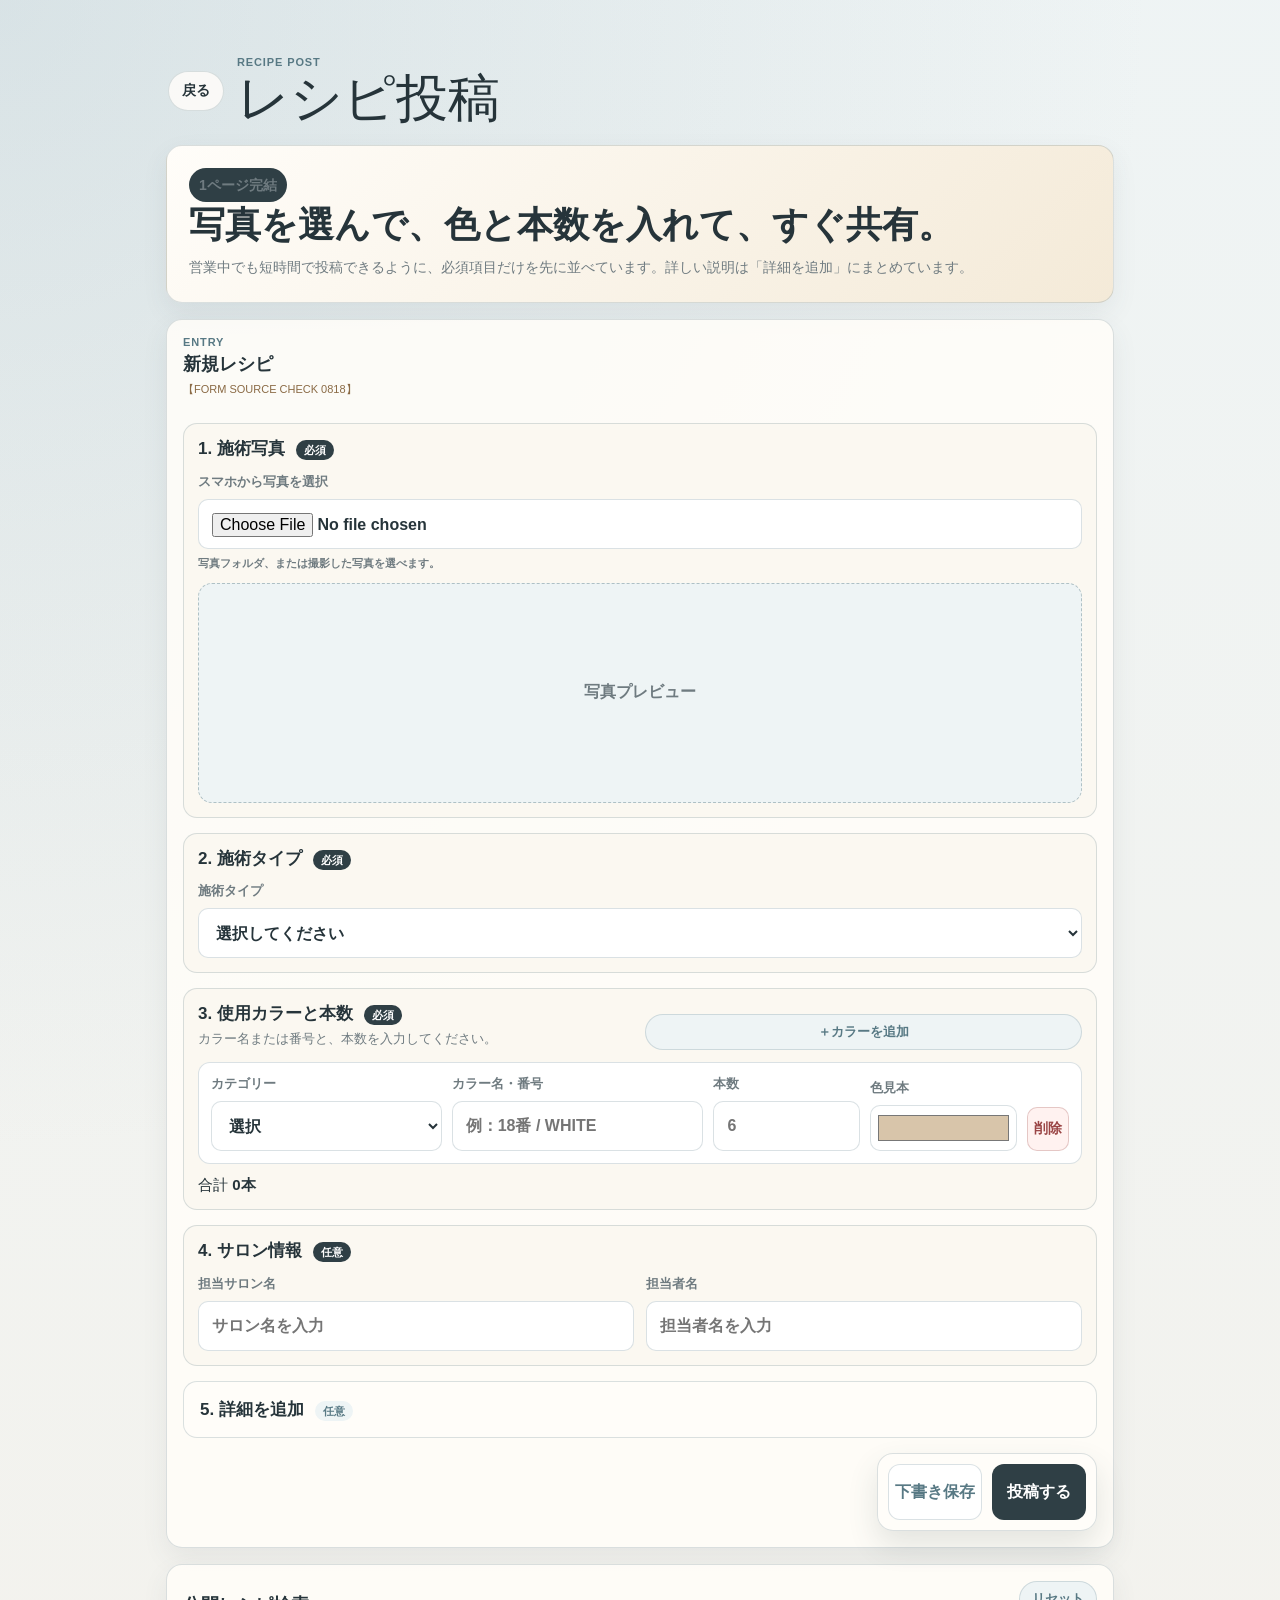
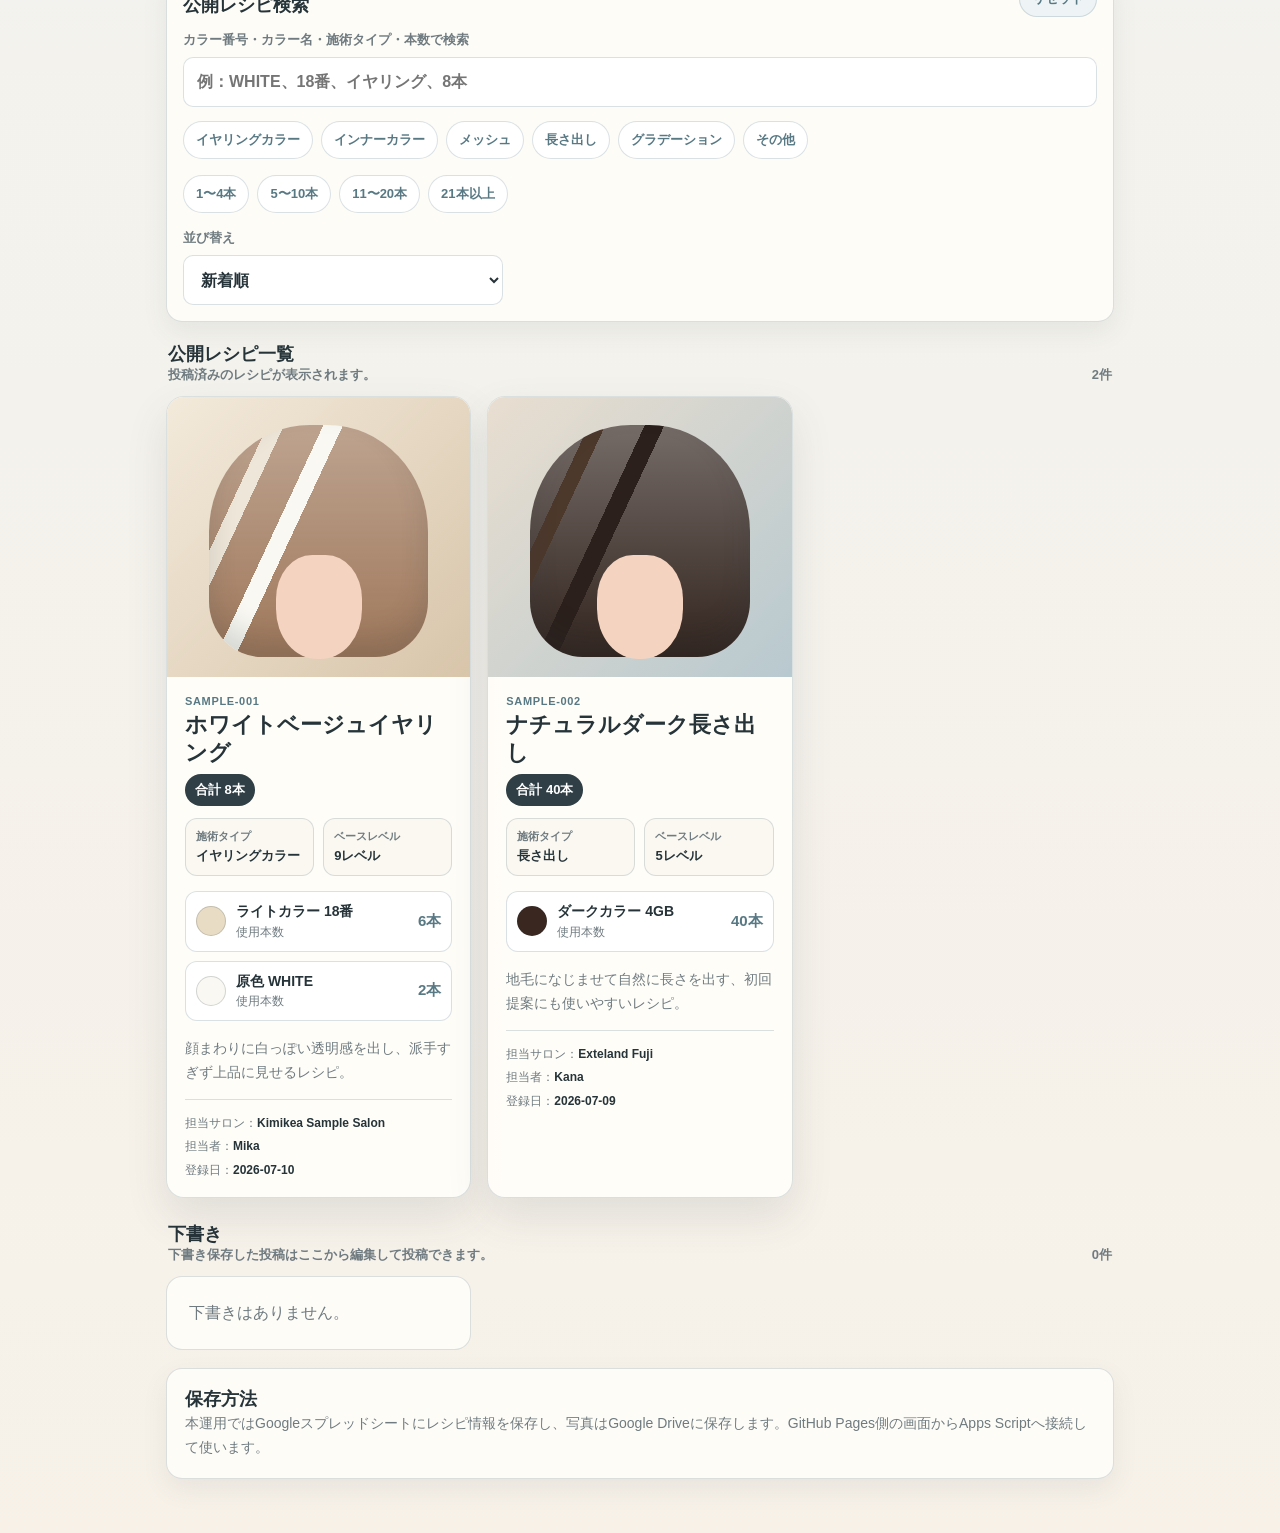
<file: NPO/systems/kimikea_connect/github_pages_launcher/stylebook/index.html>
<!DOCTYPE html>
<html lang="ja">
<head>
  <meta charset="UTF-8">
  <meta name="viewport" content="width=device-width, initial-scale=1, viewport-fit=cover">
  <meta name="theme-color" content="#eef4f5">
  <meta name="mobile-web-app-capable" content="yes">
  <meta name="apple-mobile-web-app-capable" content="yes">
  <meta name="apple-mobile-web-app-status-bar-style" content="default">
  <meta name="apple-mobile-web-app-title" content="Kimikea Connect">
  <meta name="application-name" content="Kimikea Connect">
  <meta name="format-detection" content="telephone=no">

  <title>レシピ投稿 | Kimikea Connect</title>

  <link rel="manifest" href="../manifest.webmanifest">
  <link rel="apple-touch-icon" sizes="180x180" href="../apple-touch-icon.png">
  <link rel="icon" type="image/png" sizes="192x192" href="../icon-192.png">
  <link rel="icon" type="image/png" sizes="512x512" href="../icon-512.png">
  <link rel="stylesheet" href="./style.css">
</head>
<body>
  <main class="recipe-app">
    <header class="app-header">
      <a class="back-link" href="../index.html">戻る</a>
      <div>
        <p class="eyebrow">Recipe Post</p>
        <h1>レシピ投稿</h1>
      </div>
    </header>

    <section class="hero-card">
      <p class="hero-label">1ページ完結</p>
      <h2>写真を選んで、色と本数を入れて、すぐ共有。</h2>
      <p>営業中でも短時間で投稿できるように、必須項目だけを先に並べています。詳しい説明は「詳細を追加」にまとめています。</p>
    </section>

    <section id="detailPanel" class="detail-panel" hidden></section>

    <section class="form-panel" aria-labelledby="formTitle">
      <div class="panel-head">
        <div>
          <p class="eyebrow">Entry</p>
          <h2 id="formTitle">新規レシピ</h2>
        </div>
        <button id="cancelEditButton" class="ghost-button" type="button" hidden>編集をやめる</button>
      </div>
      <p style="margin: -8px 0 12px; font-size: 11px; color: #8a6a45;">【FORM SOURCE CHECK 0818】</p>

      <form id="recipeForm" class="recipe-form">
        <input id="recipeId" type="hidden">

        <div id="messageBox" class="message-box" hidden></div>

        <section class="entry-block">
          <h3>1. 施術写真 <span>必須</span></h3>
          <label class="field image-field">
            <span>スマホから写真を選択</span>
            <input id="photoInput" type="file" accept="image/*">
            <small>写真フォルダ、または撮影した写真を選べます。</small>
          </label>
          <div id="imagePreview" class="image-preview">
            <span>写真プレビュー</span>
          </div>
        </section>

        <section class="entry-block">
          <h3>2. 施術タイプ <span>必須</span></h3>
          <label class="field">
            <span>施術タイプ</span>
            <select id="treatmentType">
              <option value="">選択してください</option>
              <option>イヤリングカラー</option>
              <option>インナーカラー</option>
              <option>メッシュ</option>
              <option>長さ出し</option>
              <option>グラデーション</option>
              <option>その他</option>
            </select>
          </label>
        </section>

        <section class="entry-block color-editor" aria-labelledby="colorEditorTitle">
          <div class="color-editor-head">
            <div>
              <h3 id="colorEditorTitle">3. 使用カラーと本数 <span>必須</span></h3>
              <p>カラー名または番号と、本数を入力してください。</p>
            </div>
            <button id="addColorButton" class="sub-button" type="button">＋カラーを追加</button>
          </div>
          <div id="colorRows" class="color-rows"></div>
          <p class="total-preview">合計 <strong id="totalPiecesPreview">0本</strong></p>
        </section>

        <section class="entry-block">
          <h3>4. サロン情報 <span>任意</span></h3>
          <div class="field-grid">
            <label class="field">
              <span>担当サロン名</span>
              <input id="salonName" type="text" placeholder="サロン名を入力" autocomplete="off">
            </label>

            <label class="field">
              <span>担当者名</span>
              <input id="stylistName" type="text" placeholder="担当者名を入力" autocomplete="off">
            </label>
          </div>
        </section>

        <details class="optional-details">
          <summary>5. 詳細を追加 <span>任意</span></summary>
          <div class="optional-content">
            <label class="field">
              <span>レシピ名</span>
              <input id="recipeName" type="text" placeholder="例：ホワイトベージュイヤリング">
            </label>

            <div class="field-grid">
              <label class="field">
                <span>ベースの髪色</span>
                <input id="baseColor" type="text" placeholder="例：ベージュブラウン">
              </label>

              <label class="field">
                <span>ベースレベル</span>
                <input id="baseLevel" type="text" placeholder="例：9レベル">
              </label>
            </div>

            <label class="field">
              <span>コメント</span>
              <textarea id="comment" rows="4" placeholder="仕上がりの印象、提案ポイント、注意点など"></textarea>
            </label>

            <label class="field">
              <span>おすすめタグ</span>
              <input id="tagsInput" type="text" placeholder="例：初めて向け, 推し色, 職場OK">
            </label>

            <label class="field">
              <span>難易度</span>
              <select id="difficulty">
                <option value="">選択しない</option>
                <option value="1">★1</option>
                <option value="2">★2</option>
                <option value="3">★3</option>
                <option value="4">★4</option>
                <option value="5">★5</option>
              </select>
            </label>
          </div>
        </details>

        <input id="registeredAt" type="hidden">

        <div class="form-actions">
          <button id="draftButton" class="draft-button" type="button">下書き保存</button>
          <button id="publishButton" class="publish-button" type="submit">投稿する</button>
        </div>
      </form>
    </section>

    <section class="search-area" aria-label="レシピ検索">
      <div class="search-head">
        <h2>公開レシピ検索</h2>
        <button id="resetButton" type="button">リセット</button>
      </div>

      <label class="search-box">
        <span>カラー番号・カラー名・施術タイプ・本数で検索</span>
        <input id="searchInput" type="search" placeholder="例：WHITE、18番、イヤリング、8本">
      </label>

      <div class="filter-group" aria-label="施術タイプ">
        <button type="button" data-filter="type" data-value="イヤリングカラー">イヤリングカラー</button>
        <button type="button" data-filter="type" data-value="インナーカラー">インナーカラー</button>
        <button type="button" data-filter="type" data-value="メッシュ">メッシュ</button>
        <button type="button" data-filter="type" data-value="長さ出し">長さ出し</button>
        <button type="button" data-filter="type" data-value="グラデーション">グラデーション</button>
        <button type="button" data-filter="type" data-value="その他">その他</button>
      </div>

      <div class="filter-group" aria-label="本数">
        <button type="button" data-filter="pieces" data-value="1-4">1〜4本</button>
        <button type="button" data-filter="pieces" data-value="5-10">5〜10本</button>
        <button type="button" data-filter="pieces" data-value="11-20">11〜20本</button>
        <button type="button" data-filter="pieces" data-value="21+">21本以上</button>
      </div>

      <div class="sort-row">
        <label>
          <span>並び替え</span>
          <select id="sortSelect">
            <option value="new">新着順</option>
            <option value="piecesAsc">本数が少ない順</option>
            <option value="piecesDesc">本数が多い順</option>
          </select>
        </label>
      </div>
    </section>

    <section class="result-head" aria-live="polite">
      <div>
        <h2>公開レシピ一覧</h2>
        <p>投稿済みのレシピが表示されます。</p>
      </div>
      <p id="resultCount">0件</p>
    </section>

    <section id="recipeGrid" class="recipe-grid" aria-label="公開レシピ一覧"></section>

    <section class="draft-section">
      <div class="result-head">
        <div>
          <h2>下書き</h2>
          <p>下書き保存した投稿はここから編集して投稿できます。</p>
        </div>
        <p id="draftCount">0件</p>
      </div>
      <section id="draftGrid" class="recipe-grid compact-grid" aria-label="下書き一覧"></section>
    </section>

    <section class="storage-note">
      <h2>保存方法</h2>
      <p>本運用ではGoogleスプレッドシートにレシピ情報を保存し、写真はGoogle Driveに保存します。GitHub Pages側の画面からApps Scriptへ接続して使います。</p>
    </section>
  </main>

  <script src="./script.js?v=20260818-form-source-clean-1"></script>
</body>
</html>
</file>
<file: docs/styles.css>
:root {
  --bg: #17120d;
  --bg-soft: #241b13;
  --charcoal: #0a0d10;
  --charcoal-2: #13100d;
  --paper: rgba(255, 252, 244, .82);
  --paper-strong: rgba(255, 252, 244, .96);
  --ink: #251f18;
  --cream: #fffaf0;
  --muted: #8b7d6d;
  --gold: #c99b4a;
  --gold-bright: #e4c77e;
  --gold-soft: #f0dfb8;
  --champagne: #f1d69a;
  --glass-dark: rgba(12, 13, 14, .54);
  --brown: #5a412a;
  --line: rgba(201, 155, 74, .28);
  --shadow: 0 28px 70px rgba(12, 8, 4, .32);
  --soft-shadow: 0 18px 46px rgba(57, 42, 22, .16);
  --radius: 28px;
  font-family: -apple-system, BlinkMacSystemFont, "Hiragino Sans", "Noto Sans JP", "Yu Gothic", sans-serif;
}

* { box-sizing: border-box; }
[hidden] { display: none !important; }

html { background: var(--bg); }

body {
  margin: 0;
  min-height: 100vh;
  color: var(--cream);
  background:
    radial-gradient(circle at 16% -8%, rgba(221, 179, 99, .28), transparent 28%),
    radial-gradient(circle at 100% 8%, rgba(255, 245, 218, .10), transparent 24%),
    radial-gradient(circle at 50% 118%, rgba(105, 73, 34, .28), transparent 34%),
    linear-gradient(180deg, #050607 0%, #14110e 48%, #090807 100%);
  background-size: 120% 120%, 120% 120%, 120% 120%, 100% 100%;
  animation: ambientDrift 18s ease-in-out infinite;
}

.splash-screen {
  position: fixed;
  inset: 0;
  z-index: 100;
  display: grid;
  place-items: center;
  gap: 8px;
  align-content: center;
  color: var(--champagne);
  background:
    radial-gradient(circle at 50% 40%, rgba(229, 188, 102, .25), transparent 25%),
    radial-gradient(circle at 78% 20%, rgba(255,255,255,.08), transparent 18%),
    linear-gradient(145deg, #030405, #15110d 58%, #090807);
  transition: opacity .72s ease, visibility .72s ease;
}

.splash-content {
  display: grid;
  justify-items: center;
  gap: 14px;
  width: min(88vw, 420px);
  text-align: center;
}

.splash-status {
  min-height: 1.5em;
  margin: 4px 0 0;
  color: rgba(255, 248, 230, .9);
  font-size: 13px;
  font-weight: 700;
  letter-spacing: .04em;
}

.splash-details {
  width: 100%;
  max-height: 30vh;
  margin: 0;
  padding: 12px;
  overflow: auto;
  border: 1px solid rgba(228, 199, 126, .24);
  border-radius: 14px;
  color: rgba(255, 248, 230, .76);
  background: rgba(0, 0, 0, .32);
  font: 11px/1.55 ui-monospace, SFMono-Regular, Menlo, monospace;
  text-align: left;
  white-space: pre-wrap;
  word-break: break-word;
}

.splash-retry {
  min-height: 44px;
  padding: 0 22px;
  border: 1px solid rgba(228, 199, 126, .46);
  border-radius: 999px;
  color: #1b140d;
  background: linear-gradient(135deg, #f2dfb0, #c99b4a);
  box-shadow: 0 12px 28px rgba(0, 0, 0, .3);
  font-weight: 900;
}

.splash-screen::after {
  content: "";
  width: min(72vw, 290px);
  height: 1px;
  margin-top: 18px;
  background: linear-gradient(90deg, transparent, rgba(244, 213, 154, .72), transparent);
  animation: lightSweep 1.28s ease-in-out infinite;
}

.splash-screen.is-hidden {
  opacity: 0;
  visibility: hidden;
  pointer-events: none;
}

.team-link-wordmark {
  --wordmark-color: var(--champagne);
  --wordmark-accent: rgba(232, 197, 124, .56);
  position: relative;
  display: inline-grid;
  place-items: center;
  color: var(--wordmark-color);
  font-family: "Noto Serif JP", "Hiragino Mincho ProN", "Yu Mincho", Georgia, serif;
  font-weight: 720;
  letter-spacing: .18em;
  line-height: 1;
  white-space: nowrap;
  text-transform: uppercase;
  text-shadow: 0 10px 24px rgba(0,0,0,.24);
}

.team-link-wordmark::after {
  content: "";
  width: min(68%, 128px);
  height: 1px;
  margin-top: .42em;
  background: linear-gradient(90deg, transparent, var(--wordmark-accent), transparent);
}

.splash-wordmark {
  --wordmark-color: #e7c98e;
  --wordmark-accent: rgba(244, 213, 154, .78);
  font-size: clamp(30px, 9vw, 54px);
  letter-spacing: .2em;
  filter: drop-shadow(0 24px 46px rgba(0,0,0,.54)) drop-shadow(0 0 28px rgba(235, 191, 107, .20));
  animation: logoArrive .92s cubic-bezier(.2,.8,.2,1) both;
}

.splash-screen span {
  opacity: .96;
}

body::before {
  content: "";
  position: fixed;
  inset: 0;
  pointer-events: none;
  background:
    linear-gradient(rgba(255,255,255,.035) 1px, transparent 1px),
    radial-gradient(circle at 50% 0, rgba(255,255,255,.08), transparent 38%);
  background-size: 100% 10px, auto;
  mask-image: linear-gradient(180deg, #000, transparent 72%);
}

button,
input,
select,
textarea {
  font: inherit;
}

button {
  border: 0;
  cursor: pointer;
  -webkit-tap-highlight-color: transparent;
}

a { color: inherit; text-decoration: none; }

.app-shell {
  width: min(100%, 760px);
  margin: 0 auto;
  padding: 14px 16px 112px;
}

.topbar {
  position: sticky;
  top: 0;
  z-index: 20;
  display: grid;
  grid-template-columns: 46px 1fr auto;
  align-items: center;
  gap: 10px;
  padding: 10px 0 14px;
  color: var(--cream);
  background: linear-gradient(180deg, rgba(21,16,12,.94), rgba(21,16,12,.62));
  backdrop-filter: blur(18px);
  -webkit-backdrop-filter: blur(18px);
}

.brand {
  display: grid;
  justify-items: center;
  gap: 0;
  min-height: 48px;
}

.brand-wordmark {
  --wordmark-color: #e4c27c;
  --wordmark-accent: rgba(232, 197, 124, .48);
  font-size: clamp(17px, 4.8vw, 25px);
  letter-spacing: .16em;
}

.brand small,
.kicker {
  margin: 0;
  color: var(--gold-bright);
  font-size: 11px;
  font-weight: 950;
  letter-spacing: .16em;
  text-transform: uppercase;
}
.brand strong {
  font-size: 23px;
  font-weight: 950;
  letter-spacing: .03em;
}

.icon-button,
.pill-button {
  min-height: 42px;
  border: 1px solid rgba(228, 199, 126, .26);
  border-radius: 999px;
  color: var(--gold-bright);
  background: rgba(255, 250, 239, .08);
  box-shadow: inset 0 1px 0 rgba(255,255,255,.14);
  font-weight: 900;
}

.icon-button {
  width: 42px;
  font-size: 28px;
  line-height: 1;
}

.pill-button {
  padding: 0 12px;
  font-size: 12px;
}

.view {
  display: none;
  animation: rise .26s ease both;
}

.view.is-active { display: grid; gap: 18px; }

/* The entrance animation leaves a transform on the active view. On iOS that
   turns fixed admin dialogs into page-relative elements after scrolling. */
#adminView.is-active {
  animation: none;
  transform: none;
}

.hero-panel,
.line-guide,
.choice-card,
.step-form,
.result-card,
.fortune-card,
.coupon-card,
.note-card,
.gacha-stage,
.admin-preview,
.admin-card,
.status-panel,
.profile-card {
  border: 1px solid var(--line);
  border-radius: var(--radius);
  background:
    linear-gradient(145deg, rgba(255,255,255,.12), rgba(255,255,255,.035)),
    radial-gradient(circle at 18% 8%, rgba(241, 214, 154, .14), transparent 32%),
    rgba(12, 13, 14, .58);
  color: var(--cream);
  box-shadow: 0 26px 60px rgba(0,0,0,.32), inset 0 1px 0 rgba(255,255,255,.18);
  backdrop-filter: blur(22px) saturate(1.08);
  -webkit-backdrop-filter: blur(22px) saturate(1.08);
}

.home-lounge {
  position: relative;
  isolation: isolate;
  overflow: hidden;
  margin: -8px -16px 0;
  padding: 18px 0 8px;
  min-height: auto;
  color: var(--cream);
  background:
    linear-gradient(180deg, rgba(5, 8, 10, .18), rgba(10, 8, 6, .74) 62%, rgba(10, 8, 6, .16)),
    radial-gradient(circle at 78% 19%, rgba(232, 205, 143, .22), transparent 24%),
    radial-gradient(circle at 20% 58%, rgba(92, 108, 126, .24), transparent 28%),
    linear-gradient(145deg, #05090c 0%, #15110e 44%, #2d2116 100%);
  border-radius: 0 0 38px 38px;
  animation: loungeBreath 8s ease-in-out infinite;
}

.home-lounge::before {
  content: "";
  position: absolute;
  inset: -80px -70px auto auto;
  width: 280px;
  height: 420px;
  z-index: -1;
  transform: rotate(22deg);
  background:
    linear-gradient(90deg, transparent, rgba(255,255,255,.10), transparent),
    linear-gradient(90deg, transparent, rgba(216, 178, 105, .18), transparent);
  filter: blur(6px);
  opacity: .72;
  animation: reflectionDrift 12s ease-in-out infinite;
}

.home-lounge::after {
  content: "";
  position: absolute;
  inset: 0;
  z-index: -1;
  pointer-events: none;
  background:
    radial-gradient(circle at 64% 23%, rgba(255, 243, 208, .10), transparent 2px),
    radial-gradient(circle at 72% 26%, rgba(255, 243, 208, .16), transparent 2px),
    radial-gradient(circle at 55% 31%, rgba(255, 243, 208, .09), transparent 2px),
    linear-gradient(rgba(255,255,255,.025) 1px, transparent 1px);
  background-size: auto, auto, auto, 100% 11px;
  mask-image: linear-gradient(180deg, #000, #000 68%, transparent);
  animation: starField 16s linear infinite;
}

.lounge-light {
  position: absolute;
  left: 50%;
  top: 285px;
  z-index: -1;
  width: 86%;
  height: 160px;
  transform: translateX(-50%);
  border-radius: 50%;
  background: radial-gradient(ellipse at center, rgba(232, 197, 124, .34), rgba(232, 197, 124, .08) 42%, transparent 72%);
  filter: blur(18px);
  animation: loungeGlow 5.6s ease-in-out infinite;
}

.lounge-orb {
  position: absolute;
  right: 18px;
  top: 86px;
  z-index: 0;
  width: 132px;
  aspect-ratio: 1;
  display: grid;
  place-items: center;
  border: 1px solid rgba(255, 250, 235, .24);
  border-radius: 50%;
  color: rgba(239, 206, 137, .86);
  background:
    radial-gradient(circle at 34% 22%, rgba(255,255,255,.34), transparent 12%),
    radial-gradient(circle at 62% 72%, rgba(227, 186, 102, .22), transparent 20%),
    linear-gradient(145deg, rgba(255,255,255,.20), rgba(255,255,255,.035));
  box-shadow:
    0 28px 90px rgba(0,0,0,.42),
    inset 14px 18px 42px rgba(255,255,255,.10),
    inset -18px -22px 48px rgba(0,0,0,.32);
  backdrop-filter: blur(12px);
  -webkit-backdrop-filter: blur(12px);
  opacity: .88;
  animation: orbBreath 9s ease-in-out infinite;
}

.orb-logo {
  width: 108px;
  height: 108px;
  object-fit: contain;
  transform: rotate(-5deg);
  filter: drop-shadow(0 0 20px rgba(239, 203, 127, .32));
}

.home-welcome {
  position: relative;
  z-index: 1;
  display: grid;
  gap: 18px;
  padding: 36px 22px 22px;
}

.home-welcome .kicker {
  text-transform: none;
  letter-spacing: .08em;
}

.home-welcome h1 {
  width: min(100%, 360px);
  color: rgba(255,250,239,.92);
  font-size: clamp(30px, 8.4vw, 44px);
  letter-spacing: 0;
  text-shadow: 0 18px 38px rgba(0,0,0,.34);
}

.home-welcome h1 span {
  color: #fff;
  font-size: 1.22em;
}

.home-visit-panel {
  position: relative;
  width: min(100%, 350px);
  display: grid;
  gap: 6px;
  padding: 14px 16px;
  border: 1px solid rgba(255,255,255,.17);
  border-radius: 22px;
  color: var(--cream);
  background:
    linear-gradient(135deg, rgba(255,255,255,.14), rgba(255,255,255,.045)),
    rgba(12, 15, 18, .30);
  box-shadow:
    0 18px 46px rgba(0,0,0,.24),
    inset 0 1px 0 rgba(255,255,255,.20);
  backdrop-filter: blur(18px) saturate(1.2);
  -webkit-backdrop-filter: blur(18px) saturate(1.2);
  overflow: hidden;
}

.home-visit-panel::after {
  content: "";
  position: absolute;
  inset: 0;
  background: linear-gradient(115deg, transparent 0 28%, rgba(255,255,255,.16) 43%, transparent 57%);
  transform: translateX(-110%);
  animation: glassSweep 8.6s ease-in-out infinite;
}

.home-visit-panel span,
.home-visit-panel small {
  color: rgba(255,250,239,.72);
  font-size: 13px;
  font-weight: 850;
}

.home-visit-panel strong {
  color: #fff;
  font-size: 20px;
  font-weight: 950;
}

.home-welcome > p:not(.kicker) {
  width: min(76%, 320px);
  color: rgba(255,250,239,.74);
  line-height: 1.75;
  font-size: 14px;
}

.home-carousel-zone {
  display: grid;
  gap: 18px;
  perspective: 980px;
}

.home-carousel {
  display: flex;
  gap: 16px;
  overflow-x: auto;
  scroll-snap-type: x mandatory;
  scroll-padding-inline: 12vw;
  padding: 24px 12vw 18px;
  scrollbar-width: none;
  transform-style: preserve-3d;
}

.home-carousel::-webkit-scrollbar { display: none; }

.home-carousel .feature-card {
  flex: 0 0 72vw;
  max-width: 310px;
  min-height: 292px;
  padding: 18px 18px;
  align-content: end;
  scroll-snap-align: center;
  border-color: rgba(255,255,255,.22);
  border-radius: 31px;
  background:
    radial-gradient(circle at 50% 34%, rgba(255,255,255,.20), transparent 19%),
    radial-gradient(circle at 38% 92%, rgba(227, 184, 98, .26), transparent 30%),
    linear-gradient(148deg, rgba(255,255,255,.18), rgba(255,255,255,.055) 42%, rgba(10,13,17,.36)),
    rgba(18, 22, 27, .55);
  box-shadow:
    0 26px 64px rgba(0,0,0,.34),
    inset 0 1px 0 rgba(255,255,255,.22),
    inset 0 -1px 0 rgba(227,184,98,.16);
  backdrop-filter: blur(22px) saturate(1.28);
  -webkit-backdrop-filter: blur(22px) saturate(1.28);
  opacity: .58;
  transform: scale(.86) rotateY(13deg) translateZ(-42px);
  will-change: transform, opacity;
}

.home-carousel .feature-card:nth-child(even) {
  transform: scale(.86) rotateY(-13deg) translateZ(-42px);
}

.home-carousel .feature-card.is-active {
  opacity: 1;
  transform: scale(1) rotateY(0) translateZ(0);
  box-shadow:
    0 32px 76px rgba(0,0,0,.44),
    0 0 36px rgba(228, 199, 126, .26),
    inset 0 1px 0 rgba(255,255,255,.34),
    inset 0 -1px 0 rgba(232,197,124,.28);
  animation: activeFloat 5.8s ease-in-out infinite;
}

.home-carousel .feature-card::before {
  background:
    linear-gradient(116deg, transparent 0 24%, rgba(255,255,255,.16) 36%, transparent 47%),
    radial-gradient(circle at 80% 8%, rgba(255,255,255,.30), transparent 26%),
    linear-gradient(180deg, transparent, rgba(0,0,0,.27));
  opacity: .92;
  transform: translateX(-36%);
  transition: transform .8s ease;
}

.home-carousel .feature-card.is-active::before {
  animation: glassCardSweep 7.2s ease-in-out infinite;
}

.home-carousel .feature-card::after {
  content: "";
  position: absolute;
  left: 16px;
  right: 16px;
  bottom: 0;
  height: 2px;
  background: linear-gradient(90deg, transparent, rgba(232,197,124,.82), transparent);
  filter: blur(.3px);
}

.home-carousel .feature-card strong {
  font-size: 29px;
  text-align: center;
  justify-self: center;
}

.home-carousel .feature-card small,
.home-carousel .feature-card em {
  justify-self: center;
  max-width: 13em;
  text-align: center;
}

.home-carousel .feature-card[data-feature="fortune"] .card-icon::after {
  animation: orbitLine 4.8s linear infinite;
}

.home-fortune-image {
  position: absolute;
  left: 50%;
  top: 42%;
  width: 118px;
  max-height: 136px;
  object-fit: contain;
  transform: translate(-50%, -50%);
  filter: drop-shadow(0 18px 28px rgba(0,0,0,.36));
  pointer-events: none;
  z-index: 1;
}

.home-carousel .feature-card[data-feature="fortune"]::after {
  background:
    radial-gradient(circle, rgba(255,255,255,.92) 0 1px, transparent 2px),
    linear-gradient(90deg, transparent, rgba(232,197,124,.82), transparent);
  background-size: 90px 28px, auto;
  animation: fortuneStars 7s linear infinite;
}

.home-carousel .feature-card[data-feature="gacha"]::after,
.gacha-strip::after {
  animation: gachaGlowRun 4.8s ease-in-out infinite;
}

.home-carousel .feature-card[data-feature="reservation"].is-active {
  animation: activeFloat 5.8s ease-in-out infinite, reservationAura 6.8s ease-in-out infinite;
}

.home-carousel .feature-card em {
  position: relative;
  z-index: 1;
  color: rgba(240, 213, 154, .88);
  font-size: 12px;
  font-style: normal;
  font-weight: 850;
  line-height: 1.5;
}

.card-no {
  position: absolute;
  left: 20px;
  top: 20px;
}

.card-icon {
  position: relative;
  z-index: 1;
  justify-self: center;
  width: 76px;
  height: 76px;
  margin: 6px 0 18px;
  display: grid;
  place-items: center;
  border: 1px solid rgba(255,255,255,.24);
  border-radius: 50%;
  color: rgba(255,250,239,.92);
  background:
    radial-gradient(circle at 34% 25%, rgba(255,255,255,.32), transparent 18%),
    linear-gradient(145deg, rgba(255,255,255,.10), rgba(227,184,98,.12));
  box-shadow:
    0 0 28px rgba(232, 197, 124, .18),
    inset 0 1px 0 rgba(255,255,255,.24);
}

.card-icon::before,
.card-icon::after,
.prize-visual::before,
.prize-visual::after,
.goen-visual::before,
.goen-visual::after {
  content: "";
  position: absolute;
  display: block;
}

.icon-calendar::before {
  width: 34px;
  height: 30px;
  border: 2px solid currentColor;
  border-radius: 8px;
}
.icon-calendar::after {
  width: 22px;
  height: 14px;
  border-top: 2px solid currentColor;
  border-bottom: 2px dotted currentColor;
}
.icon-orbit::before {
  width: 42px;
  height: 42px;
  border: 2px solid currentColor;
  border-radius: 50%;
}
.icon-orbit::after {
  width: 52px;
  height: 18px;
  border: 1px solid rgba(255,250,239,.74);
  border-radius: 50%;
  transform: rotate(-24deg);
}
.icon-ticket::before {
  width: 42px;
  height: 28px;
  border: 2px solid currentColor;
  border-radius: 9px;
  transform: rotate(-28deg);
}
.icon-ticket::after {
  width: 7px;
  height: 7px;
  border: 2px solid currentColor;
  border-radius: 50%;
}
.icon-gift::before {
  width: 42px;
  height: 34px;
  border: 2px solid currentColor;
  border-radius: 10px;
}
.icon-gift::after {
  width: 2px;
  height: 42px;
  background: currentColor;
  box-shadow: -13px -12px 0 -11px currentColor, 13px -12px 0 -11px currentColor;
}
.icon-heartline::before {
  width: 42px;
  height: 34px;
  border-left: 2px solid currentColor;
  border-bottom: 2px solid currentColor;
  transform: rotate(-45deg);
  border-radius: 0 0 0 12px;
}
.icon-heartline::after {
  width: 30px;
  height: 16px;
  border-top: 2px solid currentColor;
  transform: rotate(0deg);
}

.carousel-dots {
  display: flex;
  justify-content: center;
  gap: 9px;
  min-height: 14px;
}
.carousel-dots span {
  width: 7px;
  height: 7px;
  border-radius: 999px;
  background: rgba(255,255,255,.30);
  transition: width .22s ease, background .22s ease, box-shadow .22s ease;
}
.carousel-dots span.is-active {
  width: 28px;
  background: linear-gradient(90deg, #c99b4a, #f0dfb8);
  box-shadow: 0 0 16px rgba(232,197,124,.42);
}

.home-highlight-grid {
  display: grid;
  gap: 14px;
  padding: 12px 16px 14px;
}

.lounge-strip {
  position: relative;
  overflow: hidden;
  min-height: 122px;
  display: grid;
  grid-template-columns: 46px 82px 1fr;
  gap: 13px;
  align-items: center;
  padding: 16px;
  border: 1px solid rgba(255,255,255,.18);
  border-radius: 28px;
  color: var(--cream);
  text-align: left;
  background:
    linear-gradient(128deg, rgba(255,255,255,.13), rgba(255,255,255,.045) 46%, rgba(16,18,22,.42)),
    rgba(12, 16, 20, .56);
  box-shadow:
    0 22px 54px rgba(0,0,0,.30),
    inset 0 1px 0 rgba(255,255,255,.18);
  backdrop-filter: blur(18px) saturate(1.24);
  -webkit-backdrop-filter: blur(18px) saturate(1.24);
}

.lounge-strip::after {
  content: "";
  position: absolute;
  inset: auto 18px 0;
  height: 1px;
  background: linear-gradient(90deg, transparent, rgba(232,197,124,.76), transparent);
}

.strip-number {
  align-self: start;
  color: rgba(255,250,239,.60);
  font-size: 15px;
  font-weight: 900;
}
.lounge-strip small {
  display: block;
  color: rgba(240, 213, 154, .88);
  font-size: 12px;
  font-weight: 950;
}
.lounge-strip strong {
  display: block;
  margin: 4px 0;
  color: #fff;
  font-size: clamp(22px, 6vw, 30px);
  line-height: 1.15;
}
.lounge-strip em {
  display: block;
  color: rgba(255,250,239,.76);
  font-size: 13px;
  font-style: normal;
  font-weight: 850;
  line-height: 1.5;
}

.prize-visual,
.goen-visual {
  position: relative;
  width: 78px;
  aspect-ratio: 1;
  border-radius: 50%;
  background:
    radial-gradient(circle at 34% 25%, rgba(255,255,255,.58), transparent 15%),
    linear-gradient(145deg, rgba(255,255,255,.16), rgba(201,155,74,.16));
  box-shadow:
    inset 0 1px 0 rgba(255,255,255,.26),
    0 0 24px rgba(232,197,124,.20);
}
.prize-visual::before {
  left: 23px;
  top: 24px;
  width: 32px;
  height: 28px;
  border: 2px solid rgba(255,250,239,.82);
  border-radius: 8px;
}
.prize-visual::after {
  left: 38px;
  top: 18px;
  width: 2px;
  height: 40px;
  background: rgba(255,250,239,.82);
}
.goen-visual::before {
  left: 21px;
  top: 27px;
  width: 34px;
  height: 28px;
  border-left: 2px solid rgba(255,250,239,.74);
  border-bottom: 2px solid rgba(255,250,239,.74);
  transform: rotate(-45deg);
  border-radius: 0 0 0 12px;
}
.goen-visual::after {
  left: 23px;
  top: 37px;
  width: 32px;
  height: 1px;
  background: rgba(232,197,124,.74);
}

.member-hero {
  position: relative;
  overflow: hidden;
  display: grid;
  gap: 14px;
  min-height: 38vh;
  align-content: end;
  padding: 30px 22px;
  color: var(--cream);
  border-color: rgba(228, 199, 126, .32);
  background:
    linear-gradient(155deg, rgba(14,10,7,.82), rgba(66,47,28,.78)),
    radial-gradient(circle at 82% 10%, rgba(231,197,117,.26), transparent 32%),
    #17120d;
  box-shadow: var(--shadow), inset 0 1px 0 rgba(255,255,255,.16);
}

.member-hero::after {
  content: "";
  position: absolute;
  right: -44px;
  bottom: -76px;
  width: 220px;
  height: 220px;
  border-radius: 50%;
  background: radial-gradient(circle, rgba(228, 199, 126, .30), transparent 68%);
}

h1, h2, h3, p { margin: 0; }
h1 {
  max-width: 11em;
  font-size: clamp(38px, 12vw, 68px);
  line-height: 1.05;
  letter-spacing: -.04em;
}
h1 span { color: #fff2c9; }
h2 {
  font-size: clamp(26px, 8vw, 42px);
  line-height: 1.16;
  letter-spacing: -.02em;
}
h3 {
  font-size: 21px;
  line-height: 1.28;
}
p {
  color: rgba(255,250,239,.70);
  line-height: 1.75;
}
.member-hero p:not(.kicker) { color: rgba(255,250,239,.78); }

.status-panel {
  display: grid;
  gap: 12px;
  padding: 18px;
}
.status-panel h2 {
  font-size: clamp(25px, 7vw, 38px);
}

.home-grid {
  display: grid;
  gap: 13px;
}

.feature-card {
  position: relative;
  overflow: hidden;
  display: grid;
  min-height: 132px;
  align-content: end;
  justify-items: start;
  gap: 7px;
  padding: 20px;
  border: 1px solid rgba(255,255,255,.16);
  border-radius: 30px;
  color: #fff;
  text-align: left;
  box-shadow: 0 24px 54px rgba(13, 9, 5, .26);
  transition: transform .22s ease, box-shadow .22s ease, filter .22s ease;
}

.feature-card:hover { transform: translateY(-3px); }
.feature-card:active { transform: translateY(1px) scale(.99); }
.feature-card span {
  color: rgba(255,255,255,.58);
  font-size: 12px;
  font-weight: 900;
  letter-spacing: .12em;
}
.feature-card strong {
  position: relative;
  z-index: 1;
  font-size: 28px;
  font-weight: 950;
}
.feature-card small {
  position: relative;
  z-index: 1;
  color: rgba(255,255,255,.82);
  font-size: 13px;
  font-weight: 850;
  line-height: 1.55;
}
.feature-card::before {
  content: "";
  position: absolute;
  inset: 0;
  background:
    radial-gradient(circle at 92% 8%, rgba(255,255,255,.28), transparent 27%),
    linear-gradient(180deg, transparent, rgba(0,0,0,.20));
}
.reservation { background: linear-gradient(135deg, #19130f, #8f672f); }
.fortune { background: linear-gradient(135deg, #261d2a, #9f7c42); }
.coupon { background: linear-gradient(135deg, #332113, #c79a45); }
.gacha { background: linear-gradient(135deg, #44271d, #d2a14e); }
.lounge { background: linear-gradient(135deg, #15110e, #72624e); }

.line-guide,
.admin-preview,
.note-card,
.result-card,
.fortune-card,
.gacha-stage {
  display: grid;
  gap: 14px;
  padding: 20px;
}

.section-head {
  display: grid;
  gap: 8px;
  padding: 6px 2px 0;
  color: var(--cream);
}
.section-head h2 { color: var(--cream); }

.choice-list,
.coupon-list,
.admin-grid,
.mini-grid,
.summary-list,
.fortune-grid,
.mypage-grid,
.lounge-points {
  display: grid;
  gap: 12px;
}

.choice-card {
  display: grid;
  gap: 6px;
  min-height: 92px;
  align-content: center;
  padding: 18px;
  color: var(--cream);
  text-align: left;
  transition: transform .2s ease, box-shadow .2s ease;
}
.choice-card:hover { transform: translateY(-2px); }
.choice-card span {
  font-size: 19px;
  font-weight: 950;
}
.choice-card small,
.coupon-card small {
  color: rgba(255,250,239,.62);
  font-weight: 800;
  line-height: 1.6;
}

.reservation-choice-list {
  gap: 16px;
}

.reservation-choice-card {
  min-height: 136px;
  padding: 24px;
  border-color: rgba(228, 199, 126, .25);
  background:
    radial-gradient(circle at 88% 18%, rgba(241, 217, 140, .18), transparent 30%),
    linear-gradient(145deg, rgba(255,255,255,.14), rgba(255,255,255,.045));
}

.reservation-choice-card span {
  font-size: 22px;
}

.menu-choice-grid {
  display: grid;
  gap: 10px;
  min-width: 0;
}

.booking-menu-category-panel {
  display: grid;
  gap: 10px;
  min-width: 0;
}

.booking-menu-category-chips {
  display: grid;
  grid-template-columns: repeat(2, minmax(0, 1fr));
  gap: 8px;
  width: 100%;
  min-width: 0;
}

.booking-menu-category-chip {
  min-width: 0;
  min-height: 46px;
  padding: 10px 8px;
  border: 1px solid rgba(228, 199, 126, .28);
  border-radius: 14px;
  color: rgba(255, 250, 239, .82);
  background: rgba(255, 255, 255, .065);
  font: inherit;
  font-size: 14px;
  font-weight: 800;
  line-height: 1.25;
  overflow-wrap: anywhere;
}

.booking-menu-category-chip small {
  display: inline-grid;
  place-items: center;
  min-width: 21px;
  height: 21px;
  margin-left: 3px;
  border-radius: 999px;
  color: var(--cream);
  background: rgba(255, 255, 255, .1);
  font-size: 11px;
}

.booking-menu-category-chip.is-active {
  border-color: rgba(240, 206, 125, .88);
  color: #fff8e6;
  background: linear-gradient(145deg, rgba(207, 158, 67, .34), rgba(255, 255, 255, .08));
  box-shadow: inset 0 1px 0 rgba(255, 255, 255, .2), 0 8px 20px rgba(0, 0, 0, .18);
}

.booking-menu-selection-count {
  margin: 0;
  color: rgba(255, 250, 239, .68);
  font-size: 13px;
  text-align: right;
}

.booking-menu-selection-count strong {
  color: var(--gold-light);
  font-size: 16px;
}

.booking-menu-category-list {
  display: grid;
  gap: 10px;
  min-width: 0;
}

.booking-menu-category-prompt {
  margin: 2px 0 0;
  padding: 14px;
  border: 1px dashed rgba(228, 199, 126, .22);
  border-radius: 14px;
  text-align: center;
}

.menu-choice-card {
  display: grid;
  grid-template-columns: 26px 1fr;
  gap: 10px;
  align-items: start;
  min-width: 0;
  padding: 13px;
  border: 1px solid rgba(228, 199, 126, .20);
  border-radius: 18px;
  color: var(--cream);
  background: rgba(255,255,255,.075);
}

.menu-choice-card.is-selected,
.menu-choice-card:has(input:checked) {
  border-color: rgba(240, 206, 125, .9);
  background: linear-gradient(145deg, rgba(207, 158, 67, .24), rgba(255, 255, 255, .075));
  box-shadow: inset 0 1px 0 rgba(255, 255, 255, .14), 0 8px 18px rgba(0, 0, 0, .14);
}

.menu-choice-card input {
  width: 20px;
  height: 20px;
  margin-top: 3px;
  accent-color: var(--gold);
}

.menu-choice-card span {
  display: grid;
  gap: 5px;
  min-width: 0;
}

.menu-choice-card strong {
  color: #fff;
  font-size: 15px;
  overflow-wrap: anywhere;
}

.menu-choice-card small {
  color: rgba(255,250,239,.62);
  line-height: 1.5;
}

.menu-choice-card em,
.soft-note {
  color: rgba(240, 213, 154, .82);
  font-size: 12px;
  font-style: normal;
  font-weight: 850;
  line-height: 1.6;
}

.booking-my-coupon-panel {
  padding: 14px;
  border: 1px solid rgba(228, 199, 126, .28);
  border-radius: 18px;
  background: linear-gradient(145deg, rgba(196,150,66,.12), rgba(255,255,255,.045));
}

.booking-my-coupon-head {
  display: flex;
  align-items: center;
  justify-content: space-between;
  gap: 12px;
}

.booking-my-coupon-head button {
  flex: 0 0 auto;
  min-height: 38px;
  padding: 0 12px;
  border: 1px solid rgba(228, 199, 126, .32);
  border-radius: 999px;
  color: var(--gold-bright);
  background: rgba(255,255,255,.07);
  font-size: 12px;
  font-weight: 900;
  white-space: nowrap;
}

.booking-my-selection-card.is-unavailable {
  opacity: .55;
}

.my-booking-cta {
  grid-column: 1 / -1;
  padding-top: 4px;
}

.my-booking-cta .primary-button {
  min-height: 60px;
  font-size: 16px;
}

.mini-grid {
  grid-template-columns: repeat(3, minmax(0, 1fr));
}
.mini-grid span,
.keyword-list code,
.lounge-points span {
  min-height: 42px;
  display: grid;
  place-items: center;
  border-radius: 15px;
  color: var(--champagne);
  background: rgba(240, 223, 184, .11);
  font-size: 12px;
  font-weight: 900;
}

.step-form {
  display: grid;
  width: 100%;
  min-width: 0;
  max-width: 100%;
  gap: 14px;
  padding: 18px;
  overflow-x: clip;
}
.field {
  display: grid;
  width: 100%;
  min-width: 0;
  max-width: 100%;
  gap: 8px;
  color: rgba(255,250,239,.78);
  font-size: 13px;
  font-weight: 900;
}
.field input,
.field select,
.field textarea {
  display: block;
  width: 100%;
  min-width: 0;
  max-width: 100%;
  box-sizing: border-box;
  min-height: 52px;
  border: 1px solid rgba(201, 155, 74, .30);
  border-radius: 17px;
  padding: 0 14px;
  color: var(--ink);
  background: rgba(255,250,239,.90);
  outline: none;
}
.field textarea {
  min-height: 110px;
  padding: 13px 14px;
  resize: vertical;
}

.booking-datetime-field,
.booking-datetime-grid,
.booking-datetime-part {
  width: 100%;
  min-width: 0;
  max-width: 100%;
  box-sizing: border-box;
}

.booking-datetime-grid {
  display: grid;
  grid-template-columns: minmax(0, 1.45fr) minmax(0, 1fr);
  gap: 8px;
}

.booking-datetime-part {
  display: grid;
  gap: 6px;
}

.booking-datetime-part > span {
  color: rgba(255,250,239,.62);
  font-size: 12px;
}

.booking-datetime-part input,
.booking-datetime-part select {
  width: 100%;
  min-width: 0;
  max-width: 100%;
  box-sizing: border-box;
  font-size: 16px;
  text-align: center;
}

@media (max-width: 430px) {
  #bookingView .step-form {
    padding: 14px;
  }

  #bookingView .booking-my-coupon-head {
    align-items: stretch;
    flex-direction: column;
  }

  #bookingView .booking-my-coupon-head button {
    width: 100%;
    white-space: normal;
  }

  #bookingView .booking-datetime-grid {
    grid-template-columns: minmax(0, 1fr);
  }
}

.field .menu-choice-card input {
  width: 20px;
  min-height: 20px;
  height: 20px;
  padding: 0;
}
.check-row {
  display: grid;
  grid-template-columns: 24px 1fr;
  gap: 9px;
  color: rgba(255,250,239,.78);
  font-weight: 850;
  line-height: 1.6;
}
.check-row input {
  width: 20px;
  height: 20px;
  accent-color: var(--gold);
}

.primary-button,
.secondary-button {
  width: 100%;
  min-height: 54px;
  border-radius: 18px;
  font-weight: 950;
}
.primary-button {
  color: #15100c;
  background: linear-gradient(135deg, #b98b39, #f1d98c, #b18437);
  box-shadow: 0 18px 34px rgba(157, 113, 45, .28);
}
.secondary-button {
  color: var(--champagne);
  border: 1px solid var(--line);
  background: rgba(255,255,255,.08);
}
.coupon-card .secondary-button,
.admin-section-head a.secondary-button {
  display: grid;
  place-items: center;
  text-align: center;
  text-decoration: none;
}
.primary-button:disabled,
.secondary-button:disabled {
  opacity: .55;
  cursor: not-allowed;
}

.confirm-box,
.lucky-card,
.progress-box,
.ticket-box {
  display: grid;
  gap: 8px;
  padding: 14px;
  border: 1px solid rgba(201, 155, 74, .20);
  border-radius: 18px;
  color: var(--cream);
  background: rgba(255,255,255,.08);
}

.summary-list div,
.admin-card {
  display: grid;
  gap: 4px;
  padding: 13px;
}
.summary-list small,
.admin-card span,
.fortune-meter span,
.lucky-card small,
.ticket-box small,
.profile-card small {
  color: var(--gold);
  font-size: 12px;
  font-weight: 950;
}
.summary-list strong,
.admin-card strong,
.ticket-box strong {
  color: #fff;
  font-size: 17px;
}

.fortune-grid {
  grid-template-columns: repeat(2, minmax(0, 1fr));
}
.fortune-meter {
  display: grid;
  gap: 8px;
  padding: 14px;
  border-radius: 18px;
  background: rgba(255,255,255,.08);
}
.fortune-meter strong {
  font-size: 28px;
}

.team-fortune-onboarding,
.team-fortune-card,
.team-fortune-loading {
  border: 1px solid rgba(232, 203, 140, .24);
  background:
    radial-gradient(circle at 20% 0%, rgba(218, 190, 125, .18), transparent 34%),
    radial-gradient(circle at 82% 12%, rgba(164, 125, 206, .12), transparent 30%),
    linear-gradient(145deg, rgba(255,255,255,.13), rgba(255,255,255,.045));
  box-shadow: 0 22px 70px rgba(0,0,0,.32);
}

.team-fortune-onboarding h3,
.team-fortune-card h3,
.team-fortune-loading h3 {
  color: #fff8e8;
  font-size: 25px;
  line-height: 1.3;
}

.team-fortune-loading {
  min-height: 260px;
  display: grid;
  place-items: center;
  align-content: center;
  gap: 18px;
  padding: 28px 20px;
  text-align: center;
  overflow: hidden;
}

.team-fortune-loading h3 {
  min-height: 2.6em;
  display: grid;
  place-items: center;
  margin: 0;
  font-size: clamp(20px, 5.6vw, 25px);
  transition: opacity .18s ease;
}

.team-fortune-loading-lights {
  display: flex;
  align-items: center;
  justify-content: center;
  gap: 11px;
  min-height: 28px;
}

.team-fortune-loading-lights i {
  width: 9px;
  height: 9px;
  border-radius: 50%;
  background: rgba(228,199,126,.25);
  box-shadow: 0 0 0 rgba(228,199,126,0);
  animation: teamFortuneSearchLight 1.05s ease-in-out infinite;
}

.team-fortune-loading-lights i:nth-child(2) { animation-delay: .16s; }
.team-fortune-loading-lights i:nth-child(3) { animation-delay: .32s; }
.team-fortune-loading-lights i:nth-child(4) { animation-delay: .48s; }

@keyframes teamFortuneSearchLight {
  0%, 58%, 100% {
    transform: translateY(0) scale(.78);
    background: rgba(228,199,126,.20);
    box-shadow: 0 0 0 rgba(228,199,126,0);
  }
  25% {
    transform: translateY(-5px) scale(1.15);
    background: #efd58f;
    box-shadow: 0 0 16px rgba(239,213,143,.68);
  }
}

.team-fortune-onboarding small,
.team-fortune-card .muted {
  color: rgba(255,250,239,.68);
  line-height: 1.7;
}

#fortuneView,
#fortuneContent,
.team-fortune-onboarding,
.team-fortune-birth-fieldset,
.team-fortune-birth-selects {
  width: 100%;
  min-width: 0;
  max-width: 100%;
  box-sizing: border-box;
}

#fortuneView,
#fortuneContent {
  overflow-x: hidden;
  overflow-x: clip;
}

.team-fortune-onboarding {
  padding-inline: clamp(14px, 4.5vw, 20px);
}

.team-fortune-birth-fieldset {
  display: grid;
  gap: 6px;
  margin: 0;
  padding: 0;
  border: 0;
}

.team-fortune-birth-fieldset legend {
  padding: 0;
  color: rgba(255,250,239,.88);
  font-size: 14px;
  font-weight: 900;
}

.team-fortune-birth-fieldset > small {
  margin: -2px 0 4px;
  color: rgba(255,250,239,.58);
  font-size: 11px;
  font-weight: 600;
  line-height: 1.45;
}

.team-fortune-birth-selects {
  display: grid;
  grid-template-columns: minmax(0, 1.4fr) minmax(0, 1fr) minmax(0, 1fr);
  gap: 8px;
}

.team-fortune-birth-selects select {
  width: 100%;
  min-width: 0;
  max-width: 100%;
  min-inline-size: 0;
  max-inline-size: 100%;
  box-sizing: border-box;
  height: 52px;
  min-height: 52px;
  margin: 0;
  padding: 0 24px 0 8px;
  border: 1px solid rgba(219, 181, 103, .72);
  border-radius: 14px;
  color: #4b321f;
  background: linear-gradient(180deg, rgba(255,255,255,.99), rgba(255,249,236,.97));
  box-shadow:
    inset 0 1px 0 rgba(255,255,255,1),
    inset 0 -1px 0 rgba(190,134,57,.08),
    0 8px 20px rgba(0,0,0,.12);
  font-size: 16px;
  font-weight: 700;
  line-height: 1.2;
  text-align: center;
  text-align-last: center;
  color-scheme: light;
  -webkit-appearance: auto;
  appearance: auto;
}

.team-fortune-birth-selects select:focus {
  outline: none;
  border-color: rgba(235, 201, 130, .96);
  box-shadow:
    0 0 0 3px rgba(228,199,126,.16),
    inset 0 1px 0 rgba(255,255,255,1),
    0 10px 24px rgba(0,0,0,.16);
}

.team-fortune-birth-error {
  margin: 2px 0 0;
  color: #ffd1c5;
  font-size: 12px;
  font-weight: 800;
  line-height: 1.5;
}

@media (max-width: 430px) {
  #fortuneView {
    width: 100%;
    min-width: 0;
    max-width: 100%;
  }

  .team-fortune-onboarding {
    padding: 16px 14px;
    border-radius: 22px;
  }

  .team-fortune-birth-selects,
  .team-fortune-birth-selects select {
    width: 100%;
    min-width: 0;
    max-width: 100%;
  }

  .team-fortune-birth-selects select {
    height: 50px;
    min-height: 50px;
    padding-inline: 6px 20px;
    font-size: 16px;
  }
}

.team-fortune-visual {
  display: grid;
  place-items: center;
  min-height: 180px;
  margin: -4px 0 2px;
  border-radius: 24px;
  background:
    radial-gradient(circle, rgba(232,203,140,.22), transparent 52%),
    linear-gradient(180deg, rgba(255,255,255,.06), rgba(255,255,255,.02));
  overflow: hidden;
}

.team-fortune-visual img {
  display: block;
  max-width: 78%;
  max-height: 210px;
  object-fit: contain;
  filter: drop-shadow(0 18px 30px rgba(0,0,0,.38));
}

.team-fortune-luck-stack {
  display: grid;
  gap: 12px;
}

.team-fortune-overview {
  display: grid;
  gap: 10px;
}

.team-fortune-overview-item {
  overflow: hidden;
  border: 1px solid rgba(232,203,140,.2);
  border-radius: 18px;
  background: rgba(0,0,0,.2);
}

.team-fortune-overview-item > summary {
  display: grid;
  gap: 4px;
  padding: 14px 42px 14px 15px;
  color: var(--gold);
  cursor: pointer;
  list-style: none;
  position: relative;
}
.team-fortune-overview-item > summary::-webkit-details-marker { display: none; }
.team-fortune-overview-item > summary::after {
  content: "＋";
  position: absolute;
  top: 50%;
  right: 15px;
  transform: translateY(-50%);
  color: var(--gold-bright);
  font-size: 20px;
}
.team-fortune-overview-item[open] > summary::after { content: "−"; }
.team-fortune-overview-item > summary span { font-size: 12px; font-weight: 950; }
.team-fortune-overview-item > summary strong {
  overflow: hidden;
  color: #fff8e8;
  font-size: 16px;
  line-height: 1.45;
  text-overflow: ellipsis;
  white-space: nowrap;
}

.team-fortune-overview-value,
.team-fortune-name-rating {
  display: flex;
  flex-wrap: wrap;
  align-items: flex-start;
  gap: 7px 12px;
  min-width: 0;
}

.team-fortune-overview-value {
  align-items: center;
}

.team-fortune-rating {
  display: inline-grid;
  justify-items: start;
  gap: 1px;
  line-height: 1.15;
}

.team-fortune-stars {
  display: inline-flex;
  gap: 0;
  white-space: nowrap;
  font-size: 17px;
  letter-spacing: .04em;
}

.team-fortune-stars b {
  color: #e8cb8c;
  font-weight: 900;
  text-shadow: 0 0 10px rgba(232,203,140,.18);
}

.team-fortune-stars i {
  color: rgba(202,198,188,.42);
  font-style: normal;
  font-weight: 700;
  text-shadow: none;
}

.team-fortune-rating small,
.team-fortune-summary .team-fortune-rating small {
  color: rgba(255,250,239,.74);
  font-size: 11px;
  font-weight: 850;
  letter-spacing: .02em;
}

.team-fortune-rating.is-compact {
  grid-template-columns: auto auto;
  align-items: center;
  gap: 7px;
}

.team-fortune-rating.is-compact .team-fortune-stars {
  font-size: 15px;
}

.team-fortune-rating.is-compact small {
  font-size: 11px;
  white-space: nowrap;
}
.team-fortune-overview-detail { display: grid; gap: 10px; padding: 0 10px 10px; }
.team-fortune-overview-detail > .team-fortune-summary { border-radius: 14px; }
.compatibility-input-form {
  display: grid;
  gap: 10px;
  min-width: 0;
  max-width: 100%;
  overflow: hidden;
}

.compatibility-input-form .field,
.compatibility-input-form input,
.compatibility-input-form select {
  min-width: 0;
  max-width: 100%;
  box-sizing: border-box;
}

.compatibility-birth-fieldset {
  min-width: 0;
  max-width: 100%;
  margin: 0;
  padding: 0;
  border: 0;
}

.compatibility-birth-fieldset legend {
  margin-bottom: 7px;
  color: var(--gold);
  font-size: 12px;
  font-weight: 900;
}

.compatibility-birth-selects {
  display: grid;
  grid-template-columns: minmax(0, 1.45fr) repeat(2, minmax(0, 1fr));
  gap: 6px;
  min-width: 0;
  width: 100%;
  max-width: 100%;
}

.compatibility-birth-selects label {
  display: grid;
  gap: 4px;
  min-width: 0;
  color: rgba(255,250,239,.7);
  font-size: 10px;
  font-weight: 850;
}

.compatibility-birth-selects select {
  width: 100%;
  min-width: 0;
  max-width: 100%;
  min-height: 44px;
  padding: 9px 22px 9px 8px;
  border: 1px solid rgba(232,203,140,.24);
  border-radius: 11px;
  box-sizing: border-box;
  color: #fff8e8;
  background-color: rgba(12,10,8,.88);
  font-size: 13px;
}

.team-fortune-placeholder {
  display: grid;
  place-items: center;
  width: 132px;
  height: 132px;
  border: 1px solid rgba(232,203,140,.26);
  border-radius: 999px;
  color: var(--gold);
  background: rgba(0,0,0,.22);
  font-weight: 950;
}

.team-fortune-summary,
.team-fortune-judgement,
.team-fortune-section,
.team-fortune-text-grid section,
.team-fortune-alert,
.team-fortune-compatibility {
  display: grid;
  gap: 8px;
  padding: 15px;
  border: 1px solid rgba(232,203,140,.16);
  border-radius: 18px;
  background: rgba(0,0,0,.18);
}

.team-fortune-judgement {
  grid-template-columns: repeat(2, minmax(0, 1fr));
}

.team-fortune-judgement div {
  display: grid;
  gap: 5px;
}

.team-fortune-judgement details {
  grid-column: 1 / -1;
}

.team-fortune-judgement summary {
  color: var(--gold);
  cursor: pointer;
  font-size: 12px;
  font-weight: 950;
}

.team-fortune-detail-grid {
  display: grid;
  grid-template-columns: auto 1fr;
  gap: 8px 14px;
  margin-top: 10px;
}

.team-fortune-summary span,
.team-fortune-judgement span,
.team-fortune-text-grid span,
.team-fortune-section h4,
.team-fortune-compatibility h4 {
  color: var(--gold);
  font-size: 12px;
  font-weight: 950;
  letter-spacing: .04em;
}

.team-fortune-compatibility-result:empty {
  display: none;
}

.team-fortune-compatibility-loading {
  display: flex;
  align-items: center;
  gap: 9px;
  min-height: 48px;
  padding: 12px;
  border: 1px solid rgba(232,203,140,.18);
  border-radius: 13px;
  background: rgba(232,203,140,.07);
  color: rgba(255,250,239,.78);
  font-size: 13px;
}

.compatibility-loading-dot {
  width: 9px;
  height: 9px;
  flex: 0 0 auto;
  border-radius: 999px;
  background: var(--gold-bright);
  box-shadow: 0 0 0 0 rgba(232,203,140,.45);
  animation: compatibility-loading-pulse 1s ease-out infinite;
}

@keyframes compatibility-loading-pulse {
  70% { box-shadow: 0 0 0 8px rgba(232,203,140,0); }
  100% { box-shadow: 0 0 0 0 rgba(232,203,140,0); }
}

.team-fortune-compatibility-card {
  display: grid;
  gap: 13px;
  padding: 14px;
  border: 1px solid rgba(232,203,140,.18);
  border-radius: 16px;
  background:
    linear-gradient(135deg, rgba(232,203,140,.12), rgba(255,255,255,.045)),
    rgba(0,0,0,.18);
}

.team-fortune-compatibility-pair,
.team-fortune-compatibility-symbols {
  display: grid;
  grid-template-columns: repeat(2, minmax(0, 1fr));
  gap: 10px;
}

.team-fortune-compatibility-pair div,
.team-fortune-compatibility-symbol {
  display: grid;
  gap: 6px;
  min-width: 0;
  padding: 12px;
  border-radius: 14px;
  background: rgba(255,255,255,.06);
}

.team-fortune-compatibility-pair strong {
  color: #fff8e8;
  font-size: 15px;
}

.team-fortune-compatibility-total {
  display: grid;
  justify-items: center;
  gap: 8px;
  padding: 18px 14px;
  border: 1px solid rgba(255,222,154,.28);
  border-radius: 16px;
  background:
    radial-gradient(circle at 50% 35%, rgba(232,203,140,.22), rgba(232,203,140,0) 62%),
    linear-gradient(135deg, rgba(232,203,140,.14), rgba(255,255,255,.05)),
    rgba(0,0,0,.24);
  box-shadow: 0 18px 45px rgba(0,0,0,.22), inset 0 0 28px rgba(232,203,140,.08);
}

.team-fortune-compatibility-total span {
  color: var(--gold);
  font-size: 12px;
  font-weight: 950;
  letter-spacing: .04em;
}

.team-fortune-compatibility-total strong {
  color: #fff3cf;
  font-size: clamp(44px, 13vw, 68px);
  line-height: .95;
  text-shadow: 0 0 24px rgba(232,203,140,.22);
}

.team-fortune-compatibility-symbol strong {
  color: #ffe6a3;
  font-size: 34px;
  line-height: 1;
}

.team-fortune-compatibility-symbol small {
  color: rgba(255,250,239,.78);
  line-height: 1.55;
}

.team-fortune-compatibility-comments {
  display: grid;
  gap: 9px;
}

.team-fortune-compatibility-comments section {
  display: grid;
  gap: 7px;
  padding: 13px;
  border: 1px solid rgba(232,203,140,.16);
  border-radius: 14px;
  background:
    linear-gradient(135deg, rgba(232,203,140,.08), rgba(255,255,255,.035)),
    rgba(0,0,0,.16);
}

.team-fortune-compatibility-comments h4 {
  margin: 0;
  color: var(--gold-bright);
  font-size: 13px;
  letter-spacing: .03em;
}

.team-fortune-compatibility-comments p {
  margin: 0;
  color: rgba(255,250,239,.84);
  font-size: 13px;
  line-height: 1.75;
}

.team-fortune-summary strong {
  color: #fff;
  font-size: 22px;
}

.team-fortune-judgement strong,
.team-fortune-detail-grid strong {
  color: #fff8e8;
  font-size: 15px;
}

.team-fortune-summary small {
  color: #f5d486;
  font-weight: 950;
}

.team-fortune-summary em {
  color: rgba(255,250,239,.68);
  font-size: 12px;
  font-style: normal;
  font-weight: 850;
}

.team-fortune-dual-luck {
  display: grid;
  gap: 8px;
}

.team-fortune-sub-luck {
  display: grid;
  gap: 12px;
  padding: 10px 12px;
  border-radius: 14px;
  background: rgba(255,255,255,.07);
}

.team-fortune-sub-luck strong {
  font-size: 18px;
}

.team-fortune-sub-luck small {
  color: rgba(255,250,239,.74);
  line-height: 1.55;
}

.team-fortune-sub-luck p,
.team-fortune-personal-advice p {
  margin: 0;
  color: rgba(255,250,239,.86);
  line-height: 1.68;
}

.team-fortune-personal-advice {
  display: grid;
  gap: 7px;
  padding: 12px 13px;
  border: 1px solid rgba(232,203,140,.14);
  border-radius: 15px;
  background:
    linear-gradient(135deg, rgba(232,203,140,.10), rgba(255,255,255,.045)),
    rgba(0,0,0,.14);
}

.team-fortune-sub-meta {
  display: grid;
  grid-template-columns: auto 1fr;
  gap: 5px 10px;
  margin: 0;
  color: rgba(255,250,239,.82);
  font-size: 12px;
  line-height: 1.5;
}

.team-fortune-sub-meta dt {
  color: var(--gold);
  font-weight: 950;
}

.team-fortune-sub-meta dd {
  margin: 0;
}

.team-fortune-luck-meta {
  display: grid;
  gap: 8px;
  grid-template-columns: repeat(2, minmax(0, 1fr));
}

.team-fortune-luck-meta div {
  display: grid;
  gap: 5px;
  padding: 10px 12px;
  border-radius: 14px;
  background: rgba(255,255,255,.065);
}

.team-fortune-luck-meta strong {
  color: rgba(255,250,239,.9);
  font-size: 13px;
  line-height: 1.55;
}

.team-fortune-section ul {
  display: grid;
  gap: 6px;
  margin: 0;
  padding-left: 1.1em;
  color: rgba(255,250,239,.86);
}

.team-fortune-text-grid {
  display: grid;
  gap: 12px;
}

.team-fortune-text-grid p,
.team-fortune-section p,
.team-fortune-summary p {
  color: rgba(255,250,239,.84);
  line-height: 1.75;
}

.team-fortune-alert {
  border-color: rgba(235, 123, 94, .42);
  background: rgba(121, 43, 30, .20);
}

.team-fortune-alert strong {
  color: #ffd3c6;
}

.team-fortune-alert span {
  color: #fff4ec;
}
progress {
  width: 100%;
  height: 8px;
  border: 0;
  border-radius: 999px;
  overflow: hidden;
  background: rgba(201, 155, 74, .16);
}
progress::-webkit-progress-bar { background: rgba(201, 155, 74, .16); }
progress::-webkit-progress-value { background: linear-gradient(90deg, #b98a3d, #e3c47d); }

.segmented {
  display: flex;
  gap: 8px;
  overflow-x: auto;
  padding: 2px 0 8px;
  scrollbar-width: none;
}
.segmented::-webkit-scrollbar { display: none; }
.segmented button {
  flex: 0 0 auto;
  min-height: 42px;
  padding: 0 14px;
  border: 1px solid rgba(228, 199, 126, .28);
  border-radius: 999px;
  color: var(--gold-bright);
  background: rgba(255,255,255,.08);
  font-weight: 900;
}
.segmented button.is-active {
  color: #15100c;
  background: linear-gradient(135deg, #c49642, #edd187);
}
.coupon-tabs-simple {
  display: grid;
  grid-template-columns: repeat(3, minmax(0, 1fr));
  overflow: visible;
}
.coupon-tabs-simple button {
  width: 100%;
  min-width: 0;
  padding-inline: 8px;
  white-space: nowrap;
}
.coupon-card {
  display: grid;
  gap: 11px;
  padding: 18px;
}

.coupon-card img {
  width: 100%;
  height: 132px;
  object-fit: cover;
  border-radius: 18px;
  margin-bottom: 4px;
  border: 1px solid rgba(255,255,255,.18);
}

.compact-selection-card {
  display: grid;
  grid-template-columns: minmax(0, 1fr) auto;
  gap: 8px 10px;
  align-items: center;
  padding: 10px 11px;
  min-height: 0;
}
.compact-selection-card.has-image {
  grid-template-columns: 76px minmax(0, 1fr) auto;
}
.compact-selection-card > img {
  grid-row: 1 / span 2;
  width: 76px;
  height: 76px;
  margin: 0;
  border-radius: 12px;
}
.compact-selection-body { display: grid; gap: 3px; min-width: 0; }
.compact-selection-body h3 {
  display: -webkit-box;
  overflow: hidden;
  margin: 0;
  font-size: 15px;
  line-height: 1.35;
  -webkit-box-orient: vertical;
  -webkit-line-clamp: 2;
}
.compact-selection-body p {
  display: -webkit-box;
  overflow: hidden;
  margin: 0;
  color: rgba(255,250,239,.72);
  font-size: 12px;
  line-height: 1.45;
  -webkit-box-orient: vertical;
  -webkit-line-clamp: 2;
}
.compact-selection-card .compact-selection-body > span {
  min-height: 22px;
  padding: 0 8px;
  font-size: 10px;
}
.compact-selection-card .selection-category { font-size: 11px; line-height: 1.3; }
.compact-selection-card .selection-meta {
  display: grid;
  justify-items: end;
  gap: 1px;
  min-width: 76px;
  padding: 7px 8px;
  border-radius: 11px;
}
.compact-selection-card .selection-meta strong { font-size: 14px; }
.compact-selection-card .selection-meta small { font-size: 10px; white-space: nowrap; }
.compact-selection-action { grid-column: 1 / -1; }
.compact-selection-action .secondary-button,
.compact-selection-card .selection-actions .secondary-button,
.compact-selection-card .selection-remove-button {
  width: 100%;
  min-height: 36px;
  padding: 7px 10px;
  border-radius: 11px;
  font-size: 12px;
}
.compact-selection-card.has-image .compact-selection-action { grid-column: 2 / -1; }
.compact-selection-card .selection-actions { grid-column: 1 / -1; grid-template-columns: repeat(auto-fit, minmax(120px, 1fr)); }
.coupon-card-actions {
  display: grid;
  grid-template-columns: repeat(2, minmax(0, 1fr));
  gap: 8px;
}
.coupon-card-actions .primary-button,
.coupon-card-actions .secondary-button {
  width: 100%;
  min-height: 42px;
  padding: 8px 10px;
  border-radius: 11px;
  font-size: 12px;
}
.coupon-detail-pending {
  display: inline-flex;
  align-items: center;
  justify-content: center;
  min-height: 42px;
  border: 1px dashed rgba(228, 199, 126, .24);
  border-radius: 11px;
  color: rgba(255,250,239,.60);
  background: rgba(255,255,255,.035);
  font-size: 12px;
  font-weight: 800;
}

@media (max-width: 390px) {
  .coupon-list { gap: 8px; }
  .compact-selection-card.has-image { grid-template-columns: 68px minmax(0, 1fr); }
  .compact-selection-card > img { width: 68px; height: 68px; }
  .compact-selection-card .selection-meta { min-width: 70px; }
  .compact-selection-card.has-image .compact-selection-action { grid-column: 1 / -1; }
  .coupon-card-actions { grid-template-columns: 1fr; }
  .compact-selection-body p { -webkit-line-clamp: 1; }
  .team-fortune-card { padding: 14px; }
  .team-fortune-visual { min-height: 130px; }
  .team-fortune-visual img { max-height: 150px; }
  .team-fortune-overview-item > summary { padding-right: 36px; }
  .team-fortune-overview-value { gap: 5px 9px; }
  .team-fortune-rating.is-compact { gap: 6px; }
  .team-fortune-rating.is-compact .team-fortune-stars { font-size: 14px; }
  .compatibility-input-form { width: 100%; }
  .compatibility-birth-selects { gap: 5px; }
  .compatibility-birth-selects select {
    min-height: 46px;
    padding-right: 18px;
    padding-left: 7px;
    font-size: 12px;
  }
  .team-fortune-luck-meta,
  .team-fortune-compatibility-pair,
  .team-fortune-compatibility-symbols { grid-template-columns: 1fr; }
}

.coupon-card.is-mine {
  background:
    linear-gradient(145deg, rgba(35,27,19,.96), rgba(98,70,36,.86)),
    #241b13;
  color: var(--cream);
}
.coupon-card.is-mine p,
.coupon-card.is-mine small { color: rgba(255,250,239,.78); }

.selection-category {
  color: var(--gold-bright);
  font-weight: 900;
}

.selection-meta {
  display: flex;
  align-items: baseline;
  justify-content: space-between;
  gap: 12px;
  padding: 12px 14px;
  border: 1px solid rgba(228, 199, 126, .18);
  border-radius: 14px;
  background: rgba(255,255,255,.05);
}

.selection-meta strong { color: var(--gold-bright); }

.selection-actions {
  display: grid;
  gap: 8px;
}

.selection-remove-button {
  min-height: 44px;
  border: 1px solid rgba(255,255,255,.18);
  border-radius: 14px;
  color: rgba(255,250,239,.76);
  background: transparent;
  font-weight: 900;
}

.secondary-button.is-added {
  color: rgba(255,250,239,.68);
  border-color: rgba(255,255,255,.14);
  background: rgba(255,255,255,.05);
}

.coupon-admin-filter {
  margin-bottom: 18px;
  overflow-x: auto;
}

.coupon-admin-grid {
  margin-bottom: 18px;
}

.coupon-admin-card {
  border-color: rgba(238, 197, 126, .24);
}

.line-coupon-url-settings {
  margin-bottom: 24px;
}

.line-coupon-url-card {
  gap: 10px;
}

.line-coupon-url-field {
  display: grid;
  gap: 7px;
  color: var(--champagne);
  font-size: 12px;
  font-weight: 900;
}

.line-coupon-url-field input {
  width: 100%;
  min-height: 46px;
  padding: 0 13px;
  border: 1px solid rgba(228, 199, 126, .30);
  border-radius: 13px;
  color: var(--cream);
  background: rgba(7, 6, 5, .48);
  font: inherit;
}

.line-coupon-url-field input:focus {
  outline: 2px solid rgba(228, 199, 126, .34);
  outline-offset: 2px;
}

.line-coupon-url-error {
  margin: 0;
  color: #ffb9b9 !important;
  font-size: 12px;
  font-weight: 800;
}

.admin-subsection-head {
  margin-top: 26px;
}

.coupon-chart-group {
  margin-top: 18px;
}

.coupon-chart-group h5 {
  margin: 0 0 10px;
  color: var(--gold);
  font-size: .88rem;
  letter-spacing: .06em;
}

.coupon-card span,
.badge {
  width: fit-content;
  min-height: 30px;
  display: inline-flex;
  align-items: center;
  padding: 0 10px;
  border-radius: 999px;
  color: var(--champagne);
  background: rgba(240, 223, 184, .14);
  font-size: 12px;
  font-weight: 950;
}

.gacha-stage {
  position: relative;
  overflow: hidden;
  min-height: 430px;
  align-content: center;
  justify-items: center;
  text-align: center;
  border: 1px solid rgba(232,197,124,.22);
  background:
    linear-gradient(180deg, rgba(5,5,8,.34), rgba(5,5,8,.68)),
    url("images/gacha/bg-gacha.webp") center / cover no-repeat,
    rgba(6,6,8,.88);
  box-shadow: 0 28px 70px rgba(0,0,0,.34), inset 0 1px 0 rgba(255,255,255,.12);
}

.gacha-stage::before,
.gacha-stage::after {
  content: "";
  position: absolute;
  inset: 0;
  z-index: 0;
  pointer-events: none;
}

.gacha-stage::before {
  opacity: .62;
  background:
    radial-gradient(circle at 50% 42%, rgba(232,197,124,.24), transparent 28%),
    radial-gradient(circle, rgba(255,240,190,.82) 0 1px, transparent 2px);
  background-size: auto, 58px 58px;
  animation: gachaStageParticles 9s linear infinite;
  mix-blend-mode: screen;
}

.gacha-stage::after {
  opacity: .42;
  background:
    linear-gradient(116deg, transparent 0 36%, rgba(255,255,255,.10) 37% 38%, transparent 39%),
    radial-gradient(circle at 50% 86%, rgba(0,0,0,.58), transparent 28%);
  animation: gachaStageLightSweep 7.4s ease-in-out infinite;
}

.gacha-stage > * {
  position: relative;
  z-index: 1;
}

.gacha-stage.is-claimed {
  min-height: auto;
  display: grid;
  align-content: center;
  justify-items: center;
  gap: 8px;
  padding-block: 14px;
}

.gacha-stage.is-claimed .badge,
.gacha-stage.is-claimed #gachaGrandPrize {
  display: none;
}

.gacha-stage.is-claimed #gachaMonthTitle {
  margin: 0;
  font-size: clamp(18px, 5vw, 22px);
}

.gacha-orb {
  width: 154px;
  height: 154px;
  border-radius: 50%;
  background:
    radial-gradient(circle at 36% 28%, rgba(255,255,255,.95), transparent 18%),
    linear-gradient(135deg, #1e1711, #b9873c 52%, #f2d58a);
  box-shadow: 0 28px 60px rgba(89, 62, 24, .30), inset 0 1px 0 rgba(255,255,255,.86);
  animation: float 3.2s ease-in-out infinite;
}

.gacha-choice-stage {
  position: relative;
  width: min(100%, 330px);
  min-height: 210px;
  margin: 4px auto 10px;
  display: grid;
  place-items: center;
  perspective: 900px;
}

.gacha-choice-card {
  position: absolute;
  width: 128px;
  aspect-ratio: 2 / 3;
  padding: 0;
  border: 0;
  border-radius: 20px;
  background: transparent;
  cursor: pointer;
  box-shadow: 0 24px 48px rgba(0,0,0,.38), 0 0 26px rgba(232,197,124,.22);
  transform-style: preserve-3d;
  transition: transform .36s cubic-bezier(.2,.7,.2,1), opacity .32s ease, filter .32s ease, box-shadow .32s ease;
  animation: choiceCardFloat 4.4s ease-in-out infinite;
  touch-action: manipulation;
  -webkit-tap-highlight-color: transparent;
  will-change: transform, opacity, filter;
}

.gacha-choice-card.is-pressed {
  filter: brightness(1.28) drop-shadow(0 0 24px rgba(255,225,135,.72));
  box-shadow: 0 22px 48px rgba(0,0,0,.42), 0 0 0 3px rgba(255,232,168,.54), 0 0 48px rgba(232,197,124,.62);
  transition-duration: .08s;
  animation-play-state: paused;
}

.gacha-choice-card.is-center {
  width: 140px;
  z-index: 3;
  transform: translateX(0) translateZ(30px);
}

.gacha-choice-card.is-left {
  z-index: 2;
  transform: translateX(-92px) rotateY(14deg) scale(.88);
  opacity: .82;
  animation-delay: -.7s;
}

.gacha-choice-card.is-right {
  z-index: 2;
  transform: translateX(92px) rotateY(-14deg) scale(.88);
  opacity: .82;
  animation-delay: -1.3s;
}

.gacha-choice-card:hover,
.gacha-choice-card:focus-visible {
  filter: brightness(1.16);
  box-shadow: 0 30px 62px rgba(0,0,0,.46), 0 0 42px rgba(232,197,124,.36);
  outline: none;
}

.gacha-choice-card.is-center:hover,
.gacha-choice-card.is-center:focus-visible {
  transform: translateX(0) translateY(-8px) translateZ(48px) rotateX(3deg);
}

.gacha-choice-card.is-left:hover,
.gacha-choice-card.is-left:focus-visible {
  transform: translateX(-92px) translateY(-6px) rotateY(10deg) rotateZ(-1deg) scale(.91);
}

.gacha-choice-card.is-right:hover,
.gacha-choice-card.is-right:focus-visible {
  transform: translateX(92px) translateY(-6px) rotateY(-10deg) rotateZ(1deg) scale(.91);
}

.gacha-choice-stage.is-selecting .gacha-choice-card {
  pointer-events: none;
}

.gacha-choice-card.is-picked {
  filter: brightness(1.18) drop-shadow(0 0 18px rgba(232,197,124,.55));
  animation: choicePickedPulse .72s ease both;
}

.gacha-choice-card.is-fading {
  opacity: 0;
  filter: grayscale(.7) brightness(.28) blur(2px);
  transform: translateY(14px) scale(.72);
}

.gacha-choice-message {
  margin: 0;
  color: rgba(255,250,239,.74);
  font-size: 13px;
  letter-spacing: .04em;
}

.gacha-claimed-stage {
  display: grid;
  gap: 8px;
  width: min(100%, 370px);
  margin: 4px auto 0;
  padding: 12px 12px 10px;
  border: 1px solid rgba(232,197,124,.24);
  border-radius: 22px;
  background: rgba(255,255,255,.045);
  justify-items: center;
}

.gacha-claimed-stage strong {
  color: var(--cream);
  font-size: clamp(18px, 5vw, 22px);
}

.gacha-claimed-stage small {
  color: rgba(255,250,239,.70);
  font-size: 13px;
  line-height: 1.5;
}

.gacha-claimed-card {
  width: 100%;
  display: grid;
  place-items: center;
  margin-block: 0 2px;
}

.gacha-claimed-card .gacha-complete-card {
  width: min(62vw, 228px);
  min-height: auto;
  box-shadow:
    0 22px 52px rgba(0,0,0,.38),
    0 0 28px rgba(211,170,86,.16);
}

.gacha-claimed-card .tl-simple-card,
.gacha-claimed-card .gacha-complete-card {
  margin-block: 0;
}

.gacha-stage.is-claimed .ticket-box {
  display: none;
}
.ticket-box {
  width: 100%;
  text-align: left;
}
.ticket-box strong {
  font-size: 34px;
}

.gacha-card-preview,
.collection-card {
  display: grid;
  gap: 10px;
  min-height: 210px;
  padding: 18px;
  border: 1px solid rgba(228, 199, 126, .28);
  border-radius: 24px;
  color: var(--cream);
  background:
    radial-gradient(circle at 80% 16%, rgba(241,217,140,.22), transparent 30%),
    linear-gradient(145deg, rgba(255,255,255,.12), rgba(255,255,255,.04)),
    rgba(12,13,14,.62);
  box-shadow: 0 24px 52px rgba(0,0,0,.28), inset 0 1px 0 rgba(255,255,255,.18);
}

.rarity-ur {
  border-color: rgba(255, 236, 150, .86);
  box-shadow: 0 0 34px rgba(239,203,127,.34), 0 0 48px rgba(196,144,255,.16), inset 0 1px 0 rgba(255,255,255,.36);
}
.rarity-ssr { border-color: rgba(255, 136, 168, .72); box-shadow: 0 0 34px rgba(255,136,168,.22), inset 0 1px 0 rgba(255,255,255,.32); }
.rarity-sr { border-color: rgba(184, 139, 255, .62); }
.rarity-r { border-color: rgba(100, 174, 255, .44); }
.rarity-n { border-color: rgba(157, 213, 163, .34); }

.gacha-character-image,
.gacha-character-placeholder {
  width: 92px;
  height: 92px;
  justify-self: center;
  display: grid;
  place-items: center;
  border-radius: 28px;
  object-fit: contain;
  color: var(--champagne);
  font-size: 34px;
  font-weight: 950;
  background:
    radial-gradient(circle at 35% 24%, rgba(255,255,255,.36), transparent 28%),
    linear-gradient(145deg, rgba(255,255,255,.12), rgba(255,255,255,.035));
  border: 1px solid rgba(228,199,126,.24);
  box-shadow: inset 0 1px 0 rgba(255,255,255,.18);
}

.collection-dex-grid,
.gacha-character-admin-grid {
  display: grid;
  grid-template-columns: repeat(auto-fit, minmax(138px, 1fr));
  gap: 12px;
}

.collection-dex-card {
  display: grid;
  align-content: start;
  gap: 8px;
  min-height: 190px;
  padding: 14px;
  border: 1px solid rgba(228, 199, 126, .24);
  border-radius: 22px;
  background:
    radial-gradient(circle at 80% 10%, rgba(241,217,140,.16), transparent 34%),
    rgba(255,255,255,.065);
}

.collection-dex-card strong,
.collection-dex-card span {
  color: #fff;
}

.collection-dex-card small {
  color: rgba(255,250,239,.66);
  line-height: 1.45;
}

.collection-dex-card.is-locked {
  opacity: .48;
  filter: grayscale(.72);
}

.collection-dex-card.is-locked .gacha-character-placeholder {
  color: transparent;
  background:
    radial-gradient(circle at center, rgba(255,255,255,.22), rgba(255,255,255,.05) 52%, rgba(0,0,0,.18));
}

.collection-dex-card.is-locked .gacha-character-placeholder.is-unknown {
  width: min(76px, 72%);
  aspect-ratio: 1;
  display: grid;
  place-items: center;
  margin: 0 auto;
  color: rgba(255, 247, 232, .72);
  font-weight: 800;
  letter-spacing: .12em;
  border-radius: 50%;
  border: 1px solid rgba(255, 247, 232, .14);
  background: #000;
  box-shadow: inset 0 0 22px rgba(255,255,255,.04), 0 0 18px rgba(0,0,0,.45);
}

.gacha-editor-panel {
  display: grid;
  gap: 18px;
  padding: 18px;
  border: 1px solid rgba(228, 199, 126, .28);
  border-radius: 26px;
  background:
    radial-gradient(circle at 82% 0%, rgba(232,197,124,.16), transparent 34%),
    rgba(255,255,255,.055);
  box-shadow: 0 22px 54px rgba(0,0,0,.24), inset 0 1px 0 rgba(255,255,255,.14);
}

.gacha-character-form {
  display: grid;
  gap: 16px;
}

.gacha-preview-tabs {
  display: flex;
  gap: 8px;
  overflow-x: auto;
  padding: 3px 0 8px;
  scrollbar-width: none;
}

.gacha-preview-tabs button {
  flex: 0 0 auto;
  min-height: 38px;
  padding: 0 12px;
  border: 1px solid rgba(228,199,126,.22);
  border-radius: 999px;
  color: rgba(255,250,239,.74);
  background: rgba(255,255,255,.055);
}

.gacha-preview-tabs button.is-active {
  color: #fff;
  border-color: rgba(232,197,124,.58);
  background: linear-gradient(135deg, rgba(161,119,48,.62), rgba(255,255,255,.10));
  box-shadow: 0 12px 26px rgba(201,156,72,.16), inset 0 1px 0 rgba(255,255,255,.22);
}

.field-grid {
  display: grid;
  gap: 12px;
  grid-template-columns: repeat(auto-fit, minmax(180px, 1fr));
}

.field-grid .full {
  grid-column: 1 / -1;
}

.gacha-preview-board {
  display: grid;
  gap: 14px;
  grid-template-columns: repeat(auto-fit, minmax(210px, 1fr));
}

.gacha-preview-board > div {
  display: grid;
  gap: 8px;
}

.gacha-preview-board > div > small {
  color: var(--champagne);
  font-weight: 900;
}

.gacha-preview-mode {
  display: grid;
  gap: 14px;
}

.gacha-preview-mode > header {
  display: grid;
  gap: 3px;
}

.gacha-preview-mode > header strong {
  color: #fff;
}

.gacha-preview-mode > header small {
  color: rgba(255,250,239,.64);
  line-height: 1.5;
}

.gacha-plain-image-frame,
.gacha-transparent-frame {
  min-height: 280px;
  display: grid;
  place-items: center;
  overflow: hidden;
  border: 1px solid rgba(228,199,126,.24);
  border-radius: 28px;
  background: rgba(255,255,255,.055);
}

.gacha-transparent-frame {
  background-color: #f7f0df;
  background-image:
    linear-gradient(45deg, rgba(0,0,0,.16) 25%, transparent 25%),
    linear-gradient(-45deg, rgba(0,0,0,.16) 25%, transparent 25%),
    linear-gradient(45deg, transparent 75%, rgba(0,0,0,.16) 75%),
    linear-gradient(-45deg, transparent 75%, rgba(0,0,0,.16) 75%);
  background-size: 24px 24px;
  background-position: 0 0, 0 12px, 12px -12px, -12px 0;
}

.gacha-plain-image-frame .gacha-character-image,
.gacha-transparent-frame .gacha-character-image,
.gacha-plain-image-frame .gacha-character-placeholder,
.gacha-transparent-frame .gacha-character-placeholder {
  width: min(68vw, 220px);
  height: 260px;
  border-radius: 34px;
}

.gacha-image-meta {
  margin-top: 0;
}

.gacha-complete-card {
  position: relative;
  width: min(86vw, 342px);
  aspect-ratio: 0.66;
  min-height: 500px;
  margin-inline: auto;
  isolation: isolate;
  overflow: visible;
  border: 0;
  border-radius: 30px;
  text-align: center;
  color: var(--cream);
  background: transparent;
  box-shadow:
    0 34px 92px rgba(0,0,0,.42),
    0 0 34px rgba(211,170,86,.12);
}

.gacha-complete-card > * {
  transform-style: preserve-3d;
}

.gacha-complete-card::before {
  content: "";
  position: absolute;
  inset: -12% -18% auto -20%;
  height: 44%;
  z-index: 4;
  transform: rotate(-18deg) translateX(-28%);
  background: linear-gradient(90deg, transparent, rgba(255,255,255,.28), rgba(255,235,180,.18), transparent);
  mix-blend-mode: screen;
  pointer-events: none;
  display: none;
}

.gacha-complete-card::after {
  content: "";
  position: absolute;
  inset: 0;
  border-radius: inherit;
  z-index: 1;
  pointer-events: none;
  display: none;
}

.gacha-frame-layer,
.gacha-inside-layer,
.gacha-halo-layer,
.gacha-character-layer,
.gacha-text-layer,
.gacha-card-topline {
  position: absolute;
  z-index: 2;
}

.gacha-inside-layer {
  inset: 0;
  z-index: 1;
  pointer-events: none;
  overflow: hidden;
  border-radius: inherit;
}

.gacha-inside-image {
  position: absolute;
  inset: 0;
  width: 100%;
  height: 100%;
  object-fit: fill;
  opacity: 1;
  z-index: 1;
}

.gacha-frame-layer {
  inset: 0;
  z-index: 4;
  pointer-events: none;
}

.gacha-frame-layer::before,
.gacha-frame-layer::after {
  content: none;
}

.gacha-frame-layer::before {
  inset: 7% 9% auto;
  height: 9%;
  border-radius: 999px;
  background:
    radial-gradient(circle at 18% 50%, rgba(255,255,255,.86) 0 4px, rgba(232,197,124,.48) 5px 13px, transparent 14px),
    radial-gradient(circle at 82% 50%, rgba(255,255,255,.86) 0 4px, rgba(232,197,124,.48) 5px 13px, transparent 14px),
    linear-gradient(90deg, transparent, rgba(232,197,124,.34), rgba(255,255,255,.18), rgba(232,197,124,.34), transparent);
  filter: drop-shadow(0 0 14px rgba(232,197,124,.28));
}

.gacha-frame-layer::after {
  inset: auto 12% 7%;
  height: 4px;
  border-radius: 999px;
  background: linear-gradient(90deg, transparent, rgba(255,255,255,.34), rgba(232,197,124,.70), rgba(255,255,255,.34), transparent);
  box-shadow: 0 0 18px rgba(232,197,124,.36);
}

.gacha-frame-image,
.gacha-frame-css-fallback {
  position: absolute;
  inset: 0;
  width: 100%;
  height: 100%;
}

.gacha-frame-image {
  object-fit: fill;
  z-index: 4;
}

.gacha-frame-piece {
  clip-path: inset(0);
}

.frame-piece-top {
  clip-path: inset(0 0 83% 0);
}

.frame-piece-left {
  clip-path: inset(11% 75% 28% 0);
}

.frame-piece-right {
  clip-path: inset(11% 0 28% 75%);
}

.frame-piece-bottom {
  clip-path: inset(54% 0 0 0);
}

.gacha-frame-css-fallback {
  display: none;
}

.gacha-frame-css-fallback::before,
.gacha-frame-css-fallback::after {
  content: "";
  position: absolute;
  inset: 14px;
  border-radius: 22px;
  pointer-events: none;
}

.gacha-frame-css-fallback::before {
  border: 1px solid rgba(255,255,255,.20);
}

.gacha-frame-css-fallback::after {
  border: 1px solid rgba(232,197,124,.34);
  clip-path: polygon(0 0, 34% 0, 34% 3px, 3px 3px, 3px 34%, 0 34%, 0 0, 100% 0, 100% 34%, calc(100% - 3px) 34%, calc(100% - 3px) 3px, 66% 3px, 66% 0, 100% 0, 100% 100%, 66% 100%, 66% calc(100% - 3px), calc(100% - 3px) calc(100% - 3px), calc(100% - 3px) 66%, 100% 66%, 100% 100%, 0 100%, 0 66%, 3px 66%, 3px calc(100% - 3px), 34% calc(100% - 3px), 34% 100%, 0 100%);
}

.gacha-halo-layer {
  top: 36px;
  left: 50%;
  width: 96%;
  aspect-ratio: 1;
  transform: translateX(-50%);
  border-radius: 50%;
  background:
    radial-gradient(circle, rgba(255,244,199,.54), rgba(232,197,124,.18) 24%, transparent 60%),
    conic-gradient(from 30deg, transparent, rgba(255,255,255,.26), transparent, rgba(232,197,124,.24), transparent);
  filter: blur(.2px);
  opacity: .68;
  z-index: 2;
  mix-blend-mode: screen;
  animation: cardAuraRotate 8s linear infinite;
}

.gacha-card-topline {
  inset: 31px 34px auto;
  z-index: 7;
  display: flex;
  justify-content: flex-end;
  align-items: flex-start;
  color: var(--champagne);
  font-weight: 950;
}

.gacha-card-topline small {
  margin-top: 0;
  padding: 5px 9px;
  border: 1px solid rgba(232,197,124,.30);
  border-radius: 999px;
  color: rgba(255,250,239,.82);
  background: rgba(3,4,7,.48);
  box-shadow: inset 0 1px 0 rgba(255,255,255,.16), 0 8px 18px rgba(0,0,0,.22);
  font-weight: 800;
  letter-spacing: .08em;
}

.gacha-rarity-mark {
  position: absolute;
  width: 1px;
  height: 1px;
  overflow: hidden;
  clip: rect(0 0 0 0);
  white-space: nowrap;
}

.gacha-character-layer {
  inset: 0;
  z-index: 3;
  display: block;
  pointer-events: none;
  overflow: visible;
}

.gacha-complete-card .gacha-character-image,
.gacha-complete-card .gacha-character-placeholder {
  position: absolute;
  top: calc(9% - 18px);
  left: 50%;
  display: block;
  visibility: visible;
  opacity: 1;
  width: 82%;
  max-width: 82%;
  height: auto;
  max-height: 58%;
  object-fit: contain;
  border: 0;
  border-radius: 0;
  background: transparent;
  box-shadow: none;
  transform: translateX(-50%) scale(1);
  filter: drop-shadow(0 28px 24px rgba(0,0,0,.56)) drop-shadow(0 0 34px rgba(232,197,124,.24));
  z-index: 3;
  pointer-events: none;
}

.gacha-complete-card .gacha-character-placeholder {
  display: grid;
  place-items: center;
  color: rgba(255,250,239,.45);
  font-size: 3rem;
  font-weight: 950;
  border-radius: 999px;
  background: radial-gradient(circle, rgba(255,255,255,.12), transparent 66%);
}

.gacha-text-layer {
  left: 28px;
  right: 28px;
  top: 57.6%;
  bottom: 20px;
  z-index: 6;
  display: grid;
  gap: 6px;
  align-content: end;
}

.gacha-text-layer h4 {
  position: relative;
  margin: 0;
  padding: 8px 22px 9px;
  border: 1px solid rgba(232,197,124,.68);
  border-radius: 8px;
  color: #fff4c6;
  font-size: var(--card-name-size, clamp(1.16rem, 5.15vw, 1.48rem));
  line-height: 1.05;
  font-weight: 950;
  letter-spacing: .075em;
  text-align: center;
  white-space: nowrap;
  overflow: hidden;
  text-overflow: clip;
  background:
    linear-gradient(100deg, transparent 0 22%, rgba(255,255,255,.30) 36%, rgba(255,255,255,.08) 45%, transparent 58%),
    radial-gradient(circle at 50% -18%, rgba(255,255,255,.30), transparent 44%),
    linear-gradient(180deg, rgba(255,242,176,.18), rgba(73,49,18,.16) 44%, rgba(0,0,0,.28)),
    linear-gradient(135deg, rgba(10,9,9,.91), rgba(116,85,34,.78), rgba(8,7,8,.91));
  box-shadow:
    inset 0 1px 0 rgba(255,255,255,.34),
    inset 0 0 0 1px rgba(255,255,255,.06),
    inset 0 -2px 0 rgba(0,0,0,.48),
    0 1px 0 rgba(255,255,255,.08),
    0 10px 20px rgba(0,0,0,.34),
    0 0 0 1px rgba(87,58,18,.28);
  text-shadow:
    -0.35px 0 rgba(232,197,124,.70),
    0.35px 0 rgba(232,197,124,.70),
    0 1px 0 rgba(0,0,0,.80),
    0 5px 12px rgba(0,0,0,.48),
    0 0 8px rgba(232,197,124,.18);
  isolation: isolate;
}

.gacha-text-layer h4::before,
.gacha-text-layer h4::after {
  content: "";
  position: absolute;
  top: 50%;
  width: 38px;
  height: 1px;
  transform: translateY(-50%);
  background:
    radial-gradient(circle, rgba(255,255,255,.72) 0 2px, transparent 3px),
    linear-gradient(90deg, transparent, rgba(232,197,124,.88), transparent);
  opacity: .64;
  pointer-events: none;
  z-index: -1;
}

.gacha-text-layer h4::before { left: 10px; }
.gacha-text-layer h4::after { right: 10px; }

.gacha-card-intro {
  position: relative;
  margin: 0;
  min-height: 2.65em;
  max-height: 2.75em;
  overflow: hidden;
  padding: 7px 14px;
  border: 0;
  border-radius: 8px;
  color: rgba(255,244,216,.90);
  line-height: 1.55;
  font-size: clamp(.67rem, 2.75vw, .76rem);
  text-align: center;
  background:
    linear-gradient(90deg, transparent, rgba(232,197,124,.08), transparent),
    rgba(5,6,9,.36);
  box-shadow:
    inset 0 1px 0 rgba(255,255,255,.08),
    inset 0 -1px 0 rgba(0,0,0,.24);
  text-shadow: 0 1px 7px rgba(0,0,0,.68);
}

.gacha-card-intro::before,
.gacha-card-intro::after {
  content: "";
  position: absolute;
  left: 12px;
  right: 12px;
  height: 1px;
  background: linear-gradient(90deg, transparent, rgba(232,197,124,.58), rgba(255,255,255,.20), rgba(232,197,124,.58), transparent);
  opacity: .72;
  pointer-events: none;
}

.gacha-card-intro::before { top: 0; }
.gacha-card-intro::after { bottom: 0; }

.gacha-complete-card.rarity-ur {
  background:
    radial-gradient(circle at 50% 32%, rgba(255,255,255,.44), transparent 18%),
    conic-gradient(from 120deg at 50% 34%, rgba(255,255,255,.20), rgba(255,224,92,.36), rgba(188,141,255,.28), rgba(100,205,255,.24), rgba(255,137,190,.24), rgba(255,224,92,.34), rgba(255,255,255,.18)),
    linear-gradient(145deg, rgba(16,26,52,.88), rgba(6,8,18,.92));
  border-color: rgba(255,236,150,.92);
  box-shadow:
    0 0 0 1px rgba(255,255,255,.26),
    0 0 46px rgba(255,221,99,.44),
    0 0 86px rgba(150,177,255,.24),
    0 36px 104px rgba(0,0,0,.58),
    inset 0 1px 0 rgba(255,255,255,.32);
}

.gacha-complete-card.rarity-ur::after {
  opacity: .88;
  background:
    radial-gradient(circle at 18% 22%, rgba(255,255,255,.44), transparent 6%),
    radial-gradient(circle at 82% 24%, rgba(255,229,126,.40), transparent 8%),
    radial-gradient(circle at 66% 70%, rgba(189,142,255,.30), transparent 10%),
    radial-gradient(circle at 34% 76%, rgba(96,204,255,.22), transparent 9%),
    linear-gradient(110deg, transparent 18%, rgba(255,255,255,.24), transparent 36%);
}

.gacha-complete-card.rarity-ur .gacha-frame-css-fallback {
  border-width: 3px;
  border-color: rgba(255,236,150,.95);
  box-shadow:
    inset 0 0 0 7px rgba(255,255,255,.08),
    inset 0 0 0 12px rgba(255,224,93,.36),
    inset 0 0 0 18px rgba(24,40,78,.30),
    inset 0 0 70px rgba(255,236,150,.18),
    0 0 38px rgba(255,224,93,.36);
}

.gacha-complete-card.rarity-ur .gacha-frame-css-fallback::before {
  content: "CROWN";
  inset: 8px 72px auto;
  height: 34px;
  display: grid;
  place-items: center;
  border: 1px solid rgba(255,238,166,.62);
  border-radius: 0 0 22px 22px;
  color: #fff2b8;
  font-size: .64rem;
  letter-spacing: .18em;
  background: linear-gradient(135deg, rgba(255,226,105,.42), rgba(255,255,255,.10));
  box-shadow: 0 0 24px rgba(255,224,93,.25);
}

.gacha-complete-card.rarity-ur .gacha-rarity-mark {
  position: absolute;
}

.gacha-complete-card.rarity-ur .gacha-character-image {
  width: 84%;
  max-width: 84%;
  max-height: 59%;
  filter: drop-shadow(0 30px 26px rgba(0,0,0,.58)) drop-shadow(0 0 42px rgba(255,224,93,.54)) drop-shadow(0 0 58px rgba(121,205,255,.22));
}

.gacha-complete-card.rarity-ur .gacha-halo-layer {
  opacity: 1;
  background:
    radial-gradient(circle, rgba(255,255,255,.70), rgba(255,224,93,.28) 26%, rgba(88,199,255,.14) 46%, transparent 68%),
    conic-gradient(from 30deg, rgba(255,224,93,.24), rgba(170,128,255,.25), rgba(88,199,255,.20), rgba(255,144,204,.18), rgba(255,224,93,.24));
}

.gacha-complete-card.rarity-ssr {
  background:
    radial-gradient(circle at 50% 32%, rgba(255,203,216,.34), transparent 22%),
    radial-gradient(circle at 78% 10%, rgba(255,137,172,.28), transparent 28%),
    radial-gradient(circle at 28% 20%, rgba(232,197,124,.28), transparent 24%),
    linear-gradient(145deg, rgba(71,14,28,.76), rgba(9,10,12,.86));
  border-color: rgba(255,160,184,.76);
  box-shadow: 0 0 48px rgba(255,137,172,.26), 0 32px 88px rgba(0,0,0,.48), inset 0 1px 0 rgba(255,255,255,.24);
}

.gacha-complete-card.rarity-ssr .gacha-frame-css-fallback {
  border-color: rgba(255,172,192,.72);
  box-shadow:
    inset 0 0 0 8px rgba(255,255,255,.05),
    inset 0 0 0 12px rgba(232,197,124,.24),
    inset 0 0 58px rgba(255,137,172,.16),
    0 0 26px rgba(255,137,172,.25);
}

.gacha-complete-card.rarity-ssr .gacha-rarity-mark {
  position: absolute;
}

.gacha-complete-card.rarity-ssr .gacha-character-image {
  width: 83%;
  max-width: 83%;
  max-height: 58.5%;
  filter: drop-shadow(0 28px 24px rgba(0,0,0,.54)) drop-shadow(0 0 38px rgba(255,137,172,.44)) drop-shadow(0 0 44px rgba(232,197,124,.18));
}

.gacha-complete-card.rarity-sr {
  background:
    radial-gradient(circle at 72% 12%, rgba(184,139,255,.23), transparent 30%),
    linear-gradient(145deg, rgba(255,255,255,.10), rgba(255,255,255,.035)),
    rgba(9,10,12,.74);
  border-color: rgba(184,139,255,.58);
}

.gacha-complete-card.rarity-sr .gacha-rarity-mark {
  color: #eadcff;
  background: linear-gradient(135deg, rgba(184,139,255,.36), rgba(255,255,255,.08));
}

.gacha-complete-card.rarity-r {
  background:
    radial-gradient(circle at 72% 12%, rgba(100,174,255,.20), transparent 30%),
    rgba(9,10,12,.74);
  border-color: rgba(100,174,255,.48);
}

.gacha-complete-card.rarity-r .gacha-rarity-mark {
  color: #dcecff;
  background: linear-gradient(135deg, rgba(100,174,255,.32), rgba(255,255,255,.08));
}

.gacha-complete-card.rarity-n {
  background:
    radial-gradient(circle at 72% 12%, rgba(157,213,163,.16), transparent 30%),
    rgba(9,10,12,.74);
  border-color: rgba(157,213,163,.40);
}

.gacha-complete-card.rarity-n .gacha-rarity-mark {
  color: #e8f5dc;
  background: linear-gradient(135deg, rgba(157,213,163,.24), rgba(255,255,255,.07));
}

.gacha-complete-card.rarity-ur,
.gacha-complete-card.rarity-ssr,
.gacha-complete-card.rarity-sr,
.gacha-complete-card.rarity-r,
.gacha-complete-card.rarity-n {
  border-color: transparent;
  background: transparent;
}

.gacha-effect-box,
.gacha-prize-box {
  width: 100%;
  display: grid;
  gap: 2px;
  padding: 6px 13px;
  border: 1px solid rgba(232,197,124,.46);
  border-radius: 6px;
  background:
    linear-gradient(90deg, transparent, rgba(255,255,255,.09), transparent),
    radial-gradient(circle at 14% 22%, rgba(255,255,255,.16), transparent 24%),
    linear-gradient(135deg, rgba(61,45,22,.78), rgba(12,12,14,.78) 48%, rgba(87,66,32,.60));
  box-shadow:
    inset 0 1px 0 rgba(255,255,255,.18),
    inset 0 -1px 0 rgba(0,0,0,.38),
    inset 8px 0 18px rgba(232,197,124,.035),
    inset -8px 0 18px rgba(232,197,124,.035),
    0 10px 20px rgba(0,0,0,.18);
  text-align: center;
  backdrop-filter: blur(14px);
  -webkit-backdrop-filter: blur(14px);
}

.gacha-effect-box strong,
.gacha-prize-box strong {
  color: var(--champagne);
  font-size: .62rem;
  letter-spacing: .12em;
  text-transform: uppercase;
}

.gacha-effect-box span,
.gacha-prize-box span {
  color: #fff;
  font-weight: 900;
}

.gacha-effect-box span {
  font-size: .92rem;
  line-height: 1.12;
  letter-spacing: .04em;
  color: #fff5d9;
}

.gacha-effect-box small {
  color: rgba(255,247,224,.75);
  font-size: .64rem;
  line-height: 1.25;
  max-height: 1.45em;
  overflow: hidden;
}

.gacha-prize-box {
  border-color: rgba(232,197,124,.30);
  background:
    radial-gradient(circle at 50% -16%, rgba(255,255,255,.36), transparent 46%),
    linear-gradient(100deg, transparent 0 20%, rgba(255,255,255,.22) 38%, transparent 56%),
    linear-gradient(135deg, rgba(185,132,42,.88), rgba(42,27,10,.94) 44%, rgba(241,211,130,.78));
  position: relative;
  overflow: hidden;
}

.gacha-prize-box::before,
.gacha-prize-box::after {
  content: "";
  position: absolute;
  top: 50%;
  width: 11px;
  height: 11px;
  border-radius: 50%;
  background: radial-gradient(circle, #fff, #f1d180 48%, transparent 58%);
  transform: translateY(-50%);
  box-shadow: 0 0 14px rgba(255,232,154,.72);
}

.gacha-prize-box::before { left: 9px; }
.gacha-prize-box::after { right: 9px; }

.gacha-prize-box strong,
.gacha-prize-box span,
.gacha-prize-box small {
  position: relative;
  z-index: 1;
}

.gacha-prize-box span {
  font-size: clamp(1rem, 4.25vw, 1.22rem);
  color: #fff7d4;
  line-height: 1.05;
  text-shadow: 0 1px 10px rgba(0,0,0,.54), 0 0 16px rgba(232,197,124,.32);
}

.gacha-prize-box small {
  color: rgba(255,250,230,.78);
  font-size: .64rem;
  line-height: 1.25;
}

.gacha-complete-card.rarity-ur .gacha-text-layer h4 {
  color: #fff2b0;
  background:
    linear-gradient(92deg, #d9a936, #fff1ae, #ffffff, #d8f1ff, #ffe684, #d9a936);
  -webkit-background-clip: text;
  background-clip: text;
  -webkit-text-fill-color: transparent;
  text-shadow: 0 0 10px rgba(255,224,93,.22), 0 2px 12px rgba(0,0,0,.76);
  box-shadow: inset 0 1px 0 rgba(255,255,255,.24), 0 0 14px rgba(255,224,93,.16), 0 10px 20px rgba(0,0,0,.26);
}

.gacha-complete-card.rarity-ssr .gacha-text-layer h4 {
  color: #ffe4ec;
  border-color: rgba(255,155,184,.48);
  background:
    linear-gradient(135deg, rgba(27,8,14,.84), rgba(138,61,70,.58), rgba(64,36,18,.78));
  text-shadow: -0.35px 0 rgba(232,197,124,.56), 0.35px 0 rgba(255,198,212,.52), 0 0 10px rgba(255,137,172,.22), 0 2px 12px rgba(0,0,0,.70);
}

.gacha-complete-card.rarity-sr .gacha-text-layer h4 {
  border-color: rgba(184,139,255,.42);
  background:
    linear-gradient(90deg, rgba(232,197,124,.05), rgba(255,255,255,.12), rgba(232,197,124,.05)),
    linear-gradient(135deg, rgba(18,10,33,.82), rgba(83,48,129,.60), rgba(17,12,24,.82));
  text-shadow: -0.35px 0 rgba(232,197,124,.50), 0.35px 0 rgba(184,139,255,.44), 0 0 10px rgba(184,139,255,.20), 0 2px 12px rgba(0,0,0,.66);
}

.gacha-complete-card.rarity-r .gacha-text-layer h4 {
  border-color: rgba(100,174,255,.36);
  background:
    linear-gradient(90deg, rgba(255,255,255,.05), rgba(255,255,255,.11), rgba(255,255,255,.05)),
    linear-gradient(135deg, rgba(9,18,34,.82), rgba(42,76,121,.58), rgba(8,11,20,.82));
  text-shadow: -0.35px 0 rgba(185,216,255,.52), 0.35px 0 rgba(100,174,255,.42), 0 0 8px rgba(100,174,255,.18), 0 2px 12px rgba(0,0,0,.66);
}

.gacha-complete-card.rarity-n .gacha-text-layer h4 {
  color: #edf0e8;
  border-color: rgba(220,226,218,.24);
  background:
    linear-gradient(90deg, rgba(255,255,255,.04), rgba(255,255,255,.10), rgba(255,255,255,.04)),
    linear-gradient(135deg, rgba(11,14,14,.82), rgba(57,70,61,.48), rgba(9,10,10,.82));
  text-shadow: -0.35px 0 rgba(230,234,226,.42), 0.35px 0 rgba(160,185,170,.34), 0 2px 10px rgba(0,0,0,.66);
}

/* Card surface restore guard: keep the proven layout, only prevent image/text regressions. */
.gacha-character-layer {
  background: transparent;
  border: 0;
  box-shadow: none;
}

.gacha-complete-card .gacha-character-image {
  background: transparent;
  border: 0;
  border-radius: 0;
  box-shadow: none;
  object-fit: contain;
}

.gacha-text-layer {
  min-height: 220px;
}

.gacha-text-layer h4 {
  min-height: 39px;
  display: flex;
  align-items: center;
  justify-content: center;
}

.gacha-card-intro {
  min-height: 2.65em;
}

.gacha-effect-box {
  min-height: 58px;
}

.gacha-prize-box {
  min-height: 66px;
}


.gacha-complete-card.is-result {
  width: min(90vw, 372px);
  min-height: 570px;
}

.gacha-complete-card.mode-reveal {
  width: 100%;
  height: 100%;
  min-height: 0;
  border-radius: 32px;
}

.gacha-complete-card.mode-reveal::before {
  display: block;
  inset: -16%;
  height: auto;
  z-index: 8;
  transform: none;
  opacity: 0;
  border-radius: 38px;
  background:
    radial-gradient(circle at 50% 46%, rgba(255,255,255,.82) 0 2px, transparent 3px),
    radial-gradient(circle at 22% 28%, rgba(255,230,138,.86) 0 2px, transparent 3px),
    radial-gradient(circle at 76% 32%, rgba(255,250,217,.88) 0 2px, transparent 3px),
    radial-gradient(circle at 30% 76%, rgba(232,197,124,.74) 0 2px, transparent 3px),
    radial-gradient(circle at 84% 72%, rgba(255,237,169,.76) 0 2px, transparent 3px),
    linear-gradient(108deg, transparent 33%, rgba(255,255,255,.44), rgba(232,197,124,.34), transparent 64%),
    radial-gradient(ellipse at 50% 48%, rgba(255,224,112,.34), transparent 58%);
  background-size:
    72px 92px,
    96px 116px,
    82px 104px,
    108px 130px,
    90px 112px,
    100% 100%,
    100% 100%;
  mix-blend-mode: screen;
  animation: revealCollectorFlare .92s ease-out 6.34s both;
}

.gacha-complete-card.mode-reveal .gacha-frame-layer {
  animation: revealFramePulse 1.65s ease-in-out 4.35s both;
}

.gacha-complete-card.mode-reveal .gacha-character-layer {
  opacity: 0;
  transform: translateY(24px) scale(.82);
  animation: revealCharacterEnter .88s cubic-bezier(.2,.7,.2,1) 4.82s forwards;
}

.gacha-complete-card.mode-reveal.rarity-ur .gacha-character-layer {
  animation:
    revealCharacterEnter .88s cubic-bezier(.2,.7,.2,1) 4.82s forwards,
    urCharacterForward 1.45s ease-out 5.88s forwards;
}

.gacha-complete-card.mode-reveal .gacha-rarity-mark {
  opacity: 0;
  transform: scale(.7);
  animation: revealTextPop .56s ease-out 5.26s forwards;
}

.gacha-complete-card.mode-reveal .gacha-text-layer h4,
.gacha-complete-card.mode-reveal .gacha-prize-box {
  opacity: 0;
  transform: translateY(10px);
  animation: revealTextRise .56s ease-out 5.62s forwards;
}

.gacha-complete-card.mode-reveal .gacha-prize-box {
  animation-delay: 6.02s;
}

.gacha-result-preview {
  display: grid;
  gap: 12px;
}

.gacha-result-preview > h3 {
  margin: 0;
  color: #fff;
}

.gacha-rate-grid {
  margin-top: 0;
}

.inline-actions {
  justify-content: flex-start;
  margin: 0 0 12px;
}

.card-shelf {
  display: grid;
  gap: 12px;
}

.card-shelf header {
  display: flex;
  justify-content: space-between;
  color: var(--cream);
}

.my-card-grid {
  display: grid;
  gap: 12px;
}

.collection-card h4,
.collection-card strong {
  color: #fff;
}

.collection-card span {
  color: var(--champagne);
  font-weight: 950;
}

.collection-card p,
.collection-card small {
  color: rgba(255,250,239,.68);
  line-height: 1.55;
}

.gacha-card-binder-status,
.binder-pending-note {
  display: block;
  padding: 8px 10px;
  border: 1px solid rgba(228,199,126,.28);
  border-radius: 12px;
  background: rgba(196,150,66,.10);
  color: var(--champagne) !important;
  font-weight: 800;
}

.binder-pending-note {
  margin: 0;
  line-height: 1.55;
}

.collection-progress {
  display: grid;
  gap: 4px;
  padding: 14px;
  border-radius: 18px;
  background: rgba(255,255,255,.07);
}

.collection-progress strong {
  color: #fff;
  font-size: 28px;
}

.gacha-reveal {
  position: fixed;
  inset: 0;
  z-index: 120;
  display: grid;
  place-items: center;
  padding: 24px;
  background: #020307;
  backdrop-filter: blur(18px);
  -webkit-backdrop-filter: blur(18px);
}

.gacha-reveal[hidden] { display: none !important; }

.gacha-stage-bg {
  position: absolute;
  inset: 0;
  background:
    linear-gradient(180deg, rgba(0,0,0,.10), rgba(0,0,0,.48)),
    url("images/gacha/bg-gacha.webp") center / cover no-repeat,
    radial-gradient(circle at 50% 50%, rgba(232,197,124,.20), transparent 32%),
    #05060c;
  transform: scale(1.04);
  animation: gachaStageBreath 8.8s ease-in-out infinite;
}

.gacha-stage-bg::before,
.gacha-stage-bg::after {
  content: "";
  position: absolute;
  left: 50%;
  top: 52%;
  width: min(88vw, 520px);
  aspect-ratio: 1;
  border-radius: 50%;
  transform: translate(-50%, -50%);
  pointer-events: none;
}

.gacha-stage-bg::before {
  border: 1px solid rgba(232,197,124,.34);
  background:
    conic-gradient(from 0deg, transparent 0 8%, rgba(232,197,124,.32) 9% 10%, transparent 11% 24%, rgba(255,255,255,.18) 25% 26%, transparent 27% 100%),
    radial-gradient(circle, transparent 0 48%, rgba(232,197,124,.20) 49% 50%, transparent 51% 63%, rgba(255,255,255,.12) 64% 65%, transparent 66%);
  filter: drop-shadow(0 0 20px rgba(232,197,124,.20));
  animation: magicCircleSpin 18s linear infinite;
}

.gacha-stage-bg::after {
  width: min(70vw, 420px);
  background:
    radial-gradient(circle, rgba(255,240,190,.30) 0 2px, transparent 3px),
    radial-gradient(circle, rgba(232,197,124,.22), transparent 58%);
  background-size: 34px 34px, auto;
  animation: magicDustFloat 9s ease-in-out infinite;
  mix-blend-mode: screen;
}

.reveal-particles {
  position: absolute;
  inset: 0;
  background:
    radial-gradient(circle at 50% 48%, rgba(241,217,140,.26), transparent 24%),
    radial-gradient(circle, rgba(255,255,255,.86) 0 1px, transparent 2px);
  background-size: auto, 70px 70px;
  animation: revealParticles 1.8s ease-in-out infinite;
}

.is-secret-reveal .rarity-burst,
.is-secret-reveal .rarity-aura {
  opacity: 0;
  animation-delay: 2.75s;
}

.is-secret-reveal .rarity-burst {
  animation-name: secretParticles;
  animation-duration: 4.3s;
  animation-fill-mode: both;
}

.is-secret-reveal .rarity-aura {
  animation-name: secretAura;
  animation-duration: 4.7s;
  animation-fill-mode: both;
}

.gacha-reveal.rarity-ur .reveal-particles {
  background:
    radial-gradient(circle at 50% 48%, rgba(255,233,121,.42), transparent 24%),
    radial-gradient(circle at 50% 48%, rgba(132,202,255,.20), transparent 38%),
    radial-gradient(circle, rgba(255,255,255,.92) 0 1px, transparent 2px),
    radial-gradient(circle, rgba(255,219,92,.75) 0 1px, transparent 2px);
  background-size: auto, auto, 58px 58px, 92px 92px;
  animation-duration: 1.25s;
}

.gacha-reveal.rarity-ssr .reveal-particles {
  background:
    radial-gradient(circle at 50% 48%, rgba(255,144,178,.34), transparent 24%),
    radial-gradient(circle, rgba(255,230,178,.88) 0 1px, transparent 2px);
  background-size: auto, 62px 62px;
}

.preview-aura {
  position: absolute;
  inset: 0;
  pointer-events: none;
  opacity: .78;
  background:
    radial-gradient(circle at 50% 48%, rgba(232,197,124,.24), transparent 22%),
    conic-gradient(from 40deg at 50% 50%, transparent, rgba(255,255,255,.08), transparent, rgba(232,197,124,.10), transparent);
  animation: previewAura 4s ease-in-out infinite;
}

.reveal-blackout {
  position: absolute;
  inset: 0;
  z-index: 1;
  pointer-events: none;
  background: #000;
  opacity: 0;
  animation: revealBlackout 7.2s ease-in-out both;
}

.gacha-reveal.rarity-ur .preview-aura {
  opacity: 1;
  background:
    radial-gradient(circle at 50% 45%, rgba(255,239,154,.38), transparent 20%),
    linear-gradient(116deg, transparent 0 46%, rgba(255,255,255,.52) 47% 49%, transparent 50%),
    linear-gradient(66deg, transparent 0 50%, rgba(255,224,93,.42) 51% 52%, transparent 53%),
    conic-gradient(from 10deg at 50% 50%, rgba(255,220,91,.20), rgba(193,146,255,.22), rgba(100,205,255,.18), rgba(255,141,190,.18), rgba(255,220,91,.20));
}

.gacha-reveal.rarity-ssr .preview-aura {
  background:
    radial-gradient(circle at 50% 45%, rgba(255,146,176,.32), transparent 22%),
    radial-gradient(ellipse at 42% 22%, rgba(255,214,224,.28), transparent 10%),
    radial-gradient(ellipse at 65% 72%, rgba(255,118,156,.18), transparent 9%),
    conic-gradient(from 20deg at 50% 50%, transparent, rgba(232,197,124,.20), rgba(255,119,160,.18), transparent);
}

.gacha-reveal::after {
  content: "";
  position: absolute;
  inset: 0;
  z-index: 1;
  pointer-events: none;
  opacity: 0;
}

.gacha-reveal.rarity-ur::after {
  background:
    radial-gradient(circle at 20% 28%, rgba(255,255,255,.84) 0 1px, transparent 3px),
    radial-gradient(circle at 70% 18%, rgba(255,224,93,.84) 0 1px, transparent 3px),
    radial-gradient(circle at 82% 70%, rgba(127,211,255,.72) 0 1px, transparent 3px),
    radial-gradient(circle at 36% 74%, rgba(209,147,255,.70) 0 1px, transparent 3px),
    linear-gradient(110deg, transparent 0 47%, rgba(255,255,255,.58) 48% 49%, transparent 50%);
  background-size: 70px 70px, 94px 94px, 82px 82px, 110px 110px, auto;
  animation: urFinalFlash 7.2s ease-in-out both;
}

.gacha-reveal.rarity-ssr::after {
  background:
    radial-gradient(ellipse at 22% 25%, rgba(255,175,196,.62) 0 2px, transparent 5px),
    radial-gradient(ellipse at 72% 34%, rgba(232,197,124,.70) 0 1px, transparent 4px),
    radial-gradient(ellipse at 38% 72%, rgba(255,110,150,.44) 0 2px, transparent 5px);
  background-size: 92px 92px, 68px 68px, 112px 112px;
  animation: ssrFinalPetals 7.2s ease-in-out both;
}

.gacha-reveal.rarity-sr .preview-aura {
  background: radial-gradient(circle at 50% 45%, rgba(184,139,255,.32), transparent 24%);
}

.gacha-reveal.rarity-r .preview-aura {
  background: radial-gradient(circle at 50% 45%, rgba(100,174,255,.28), transparent 24%);
}

.gacha-reveal.rarity-n .preview-aura {
  background: radial-gradient(circle at 50% 45%, rgba(157,213,163,.22), transparent 24%);
}

.reveal-card {
  position: relative;
  z-index: 2;
  width: min(90vw, 390px);
  height: min(78vh, 620px);
  min-height: 540px;
  perspective: 1200px;
}

.reveal-card-inner {
  position: relative;
  width: 100%;
  height: 100%;
  transform-style: preserve-3d;
  -webkit-transform-style: preserve-3d;
  animation: cardSecretReveal 7.2s cubic-bezier(.2,.7,.2,1) forwards;
}

.reveal-card-face {
  position: absolute;
  inset: 0;
  display: grid;
  place-items: center;
  align-content: center;
  gap: 14px;
  padding: 24px;
  border: 1px solid rgba(228,199,126,.44);
  border-radius: 30px;
  color: var(--cream);
  text-align: center;
  backface-visibility: hidden;
  -webkit-backface-visibility: hidden;
  background:
    radial-gradient(circle at 70% 18%, rgba(241,217,140,.25), transparent 30%),
    linear-gradient(145deg, rgba(255,255,255,.14), rgba(255,255,255,.04)),
    #11100f;
  box-shadow: 0 36px 90px rgba(0,0,0,.46), inset 0 1px 0 rgba(255,255,255,.24);
}

.reveal-card-complete {
  padding: 0;
  border: 0;
  background: transparent;
  box-shadow: none;
  overflow: visible;
}

.gacha-card-back-art {
  position: absolute;
  inset: 0;
  display: grid;
  place-items: center;
  align-content: center;
  gap: 14px;
  overflow: hidden;
  border-radius: inherit;
}

.gacha-card-back-art img {
  position: absolute;
  inset: 0;
  width: 100%;
  height: 100%;
  object-fit: fill;
}

.gacha-card-back-art::before {
  content: "";
  position: absolute;
  inset: -18%;
  opacity: 0;
  border-radius: 42%;
  background: radial-gradient(circle, rgba(232,197,124,.45), transparent 58%);
  filter: blur(16px);
  animation: rarityLeak 7.2s ease-in-out both;
}

.gacha-reveal.rarity-n .gacha-card-back-art::before { background: radial-gradient(circle, rgba(255,255,255,.34), transparent 58%); }
.gacha-reveal.rarity-r .gacha-card-back-art::before { background: radial-gradient(circle, rgba(82,168,255,.46), transparent 58%); }
.gacha-reveal.rarity-sr .gacha-card-back-art::before { background: radial-gradient(circle, rgba(181,119,255,.56), transparent 58%); }
.gacha-reveal.rarity-ssr .gacha-card-back-art::before { background: radial-gradient(circle, rgba(255,74,116,.34), rgba(232,197,124,.30), transparent 62%); }
.gacha-reveal.rarity-ur .gacha-card-back-art::before {
  background:
    conic-gradient(from 20deg, rgba(255,224,93,.36), rgba(120,210,255,.30), rgba(208,126,255,.30), rgba(255,116,184,.26), rgba(255,224,93,.36));
}

.reveal-card-back {
  transform: rotateY(180deg);
}

.reveal-card-front {
  transform: rotateY(0deg);
  opacity: 0;
  animation: revealFrontOpacity 7.2s ease-in-out both;
}

.preview-reveal-card {
  margin-bottom: 96px;
}

.gacha-reveal-stage {
  overflow: hidden;
  background: rgba(0, 0, 0, .92);
}

.gacha-reveal-stage::before,
.gacha-reveal-stage::after {
  content: "";
  position: absolute;
  inset: 0;
  z-index: 3;
  pointer-events: none;
  opacity: 0;
}

.gacha-reveal-stage::before {
  background:
    radial-gradient(circle at 50% 50%, rgba(255,248,216,.95), transparent 11%),
    radial-gradient(circle at 50% 50%, rgba(243,197,77,.66), transparent 27%),
    conic-gradient(from 0deg at 50% 50%, transparent, rgba(255,224,118,.34), transparent, rgba(255,255,255,.24), transparent);
  animation: revealChargeFlash var(--gacha-reveal-total, 1320ms) ease-in-out both;
  mix-blend-mode: screen;
}

.gacha-reveal-stage::after {
  background:
    radial-gradient(circle, rgba(255,255,255,.86) 0 1px, transparent 2px),
    linear-gradient(120deg, transparent 0 44%, rgba(255,255,255,.28) 45% 46%, transparent 47%);
  background-size: 58px 58px, auto;
  mix-blend-mode: screen;
}

.gacha-reveal-stage.rarity-n::after {
  animation: rarityNGlow var(--gacha-reveal-total, 1200ms) ease both;
}

.gacha-reveal-stage.rarity-r::after {
  background:
    radial-gradient(circle, rgba(113,184,255,.88) 0 1px, transparent 2px),
    radial-gradient(circle at 50% 48%, rgba(63,155,255,.32), transparent 32%);
  background-size: 54px 54px, auto;
  animation: rarityRGlow var(--gacha-reveal-total, 1320ms) ease both;
}

.gacha-reveal-stage.rarity-sr::after {
  background:
    linear-gradient(104deg, transparent 0 44%, rgba(191,126,255,.82) 45% 46%, transparent 47%),
    linear-gradient(72deg, transparent 0 58%, rgba(255,255,255,.60) 59% 60%, transparent 61%),
    radial-gradient(circle, rgba(205,159,255,.88) 0 1px, transparent 2px);
  background-size: auto, auto, 62px 62px;
  animation: raritySRLightning var(--gacha-reveal-total, 1450ms) ease both;
}

.gacha-reveal-stage.rarity-ssr::after {
  background:
    radial-gradient(ellipse at 28% 20%, rgba(255,255,255,.80) 0 2px, transparent 5px),
    radial-gradient(ellipse at 68% 32%, rgba(255,236,177,.92) 0 2px, transparent 5px),
    radial-gradient(ellipse at 50% 50%, rgba(255,210,88,.46), transparent 34%),
    linear-gradient(110deg, transparent 0 45%, rgba(255,243,204,.48) 46% 47%, transparent 48%);
  background-size: 118px 118px, 86px 86px, auto, auto;
  animation: raritySSRFeathers var(--gacha-reveal-total, 1800ms) ease both;
}

.gacha-reveal-stage.rarity-ur::after {
  background:
    conic-gradient(from 40deg at 50% 48%, rgba(255,224,93,.28), rgba(113,205,255,.22), rgba(231,150,255,.22), rgba(255,139,188,.18), rgba(255,224,93,.28)),
    radial-gradient(circle, rgba(255,255,255,.94) 0 1px, transparent 2px),
    radial-gradient(circle, rgba(255,218,86,.86) 0 1px, transparent 2px),
    linear-gradient(118deg, transparent 0 42%, rgba(255,255,255,.70) 43% 44%, transparent 45%);
  background-size: auto, 48px 48px, 86px 86px, auto;
  animation: rarityURDivine var(--gacha-reveal-total, 2300ms) ease both;
}

.gacha-choice-particles {
  position: absolute;
  inset: 0;
  z-index: 1;
  pointer-events: none;
  opacity: .82;
  background:
    radial-gradient(circle at 50% 48%, rgba(255,225,135,.46), transparent 30%),
    radial-gradient(circle, rgba(255,241,196,.96) 0 1px, transparent 2px),
    linear-gradient(0deg, transparent 0 48%, rgba(255,218,110,.22) 49% 50%, transparent 51%);
  background-size: auto, 56px 56px, auto;
  animation: choiceParticlesGather 1.35s ease-in-out infinite;
}

.gacha-reveal-choice-set {
  position: absolute;
  inset: 0;
  z-index: 2;
  display: grid;
  place-items: center;
  pointer-events: none;
  perspective: 1000px;
}

.gacha-reveal-ghost-card {
  position: absolute;
  width: min(30vw, 128px);
  aspect-ratio: 2 / 3;
  border-radius: 20px;
  filter: brightness(.92);
  opacity: .72;
  transform-style: preserve-3d;
  animation: revealGhostOut 1.25s ease .55s both;
}

.gacha-reveal-ghost-card.is-left {
  transform: translateX(-118px) rotateY(14deg) scale(.86);
}

.gacha-reveal-ghost-card.is-center {
  opacity: 0;
}

.gacha-reveal-ghost-card.is-right {
  transform: translateX(118px) rotateY(-14deg) scale(.86);
}

.gacha-reveal-main-card {
  position: relative;
  z-index: 4;
  width: min(88vw, 390px);
  aspect-ratio: 2 / 3;
  perspective: 1200px;
  animation: choiceMainDrop .28s cubic-bezier(.18,.78,.28,1) both, choiceMainFloat .82s ease-in-out .28s infinite;
  transform-style: preserve-3d;
  isolation: isolate;
}

.gacha-reveal-main-card::before,
.gacha-reveal-main-card::after {
  content: "";
  position: absolute;
  inset: -14%;
  z-index: -1;
  pointer-events: none;
  opacity: .78;
  border-radius: 999px;
  mix-blend-mode: screen;
}

.gacha-reveal-main-card::before {
  border: 2px solid rgba(255,221,128,.62);
  box-shadow: 0 0 28px rgba(255,214,111,.40), inset 0 0 22px rgba(255,236,177,.18);
  animation: revealGoldRing .62s ease-in-out .08s infinite;
}

.gacha-reveal-main-card::after {
  background:
    conic-gradient(from 0deg at 50% 50%, transparent 0 7%, rgba(255,228,142,.28) 8% 10%, transparent 11% 22%, rgba(255,255,255,.18) 23% 24%, transparent 25%),
    radial-gradient(circle at 50% 50%, rgba(255,240,184,.32), transparent 58%);
  filter: blur(.4px);
  animation: revealRadiantRays .9s linear infinite;
}

.gacha-reveal-main-inner {
  position: relative;
  width: 100%;
  height: 100%;
  transform-style: preserve-3d;
  -webkit-transform-style: preserve-3d;
  transition: transform var(--gacha-flip-duration, 450ms) cubic-bezier(.2,.68,.18,1);
}

.gacha-reveal-stage.is-revealing .gacha-reveal-main-inner,
.gacha-reveal-stage.is-reveal-complete .gacha-reveal-main-inner {
  transform: rotateY(180deg);
}

.gacha-reveal-face {
  position: absolute;
  inset: 0;
  display: grid;
  place-items: center;
  border-radius: 28px;
  backface-visibility: hidden;
  -webkit-backface-visibility: hidden;
  transform-style: preserve-3d;
}

.gacha-reveal-back {
  transform: rotateY(0deg);
  box-shadow: 0 34px 90px rgba(0,0,0,.58), 0 0 64px rgba(232,197,124,.46);
  animation: choiceLightLeak .48s ease-in-out .10s infinite, revealBackTremble .11s ease-in-out .38s infinite;
}

.gacha-reveal-front {
  transform: rotateY(180deg);
  overflow: visible;
  opacity: 0;
}

.gacha-reveal-stage.is-front-ready .gacha-reveal-front,
.gacha-reveal-stage.is-reveal-complete .gacha-reveal-front {
  opacity: 1;
}

.gacha-reveal-front .tl-simple-card {
  width: 100%;
  height: 100%;
}

.gacha-reveal-stage.is-revealing .gacha-reveal-main-card,
.gacha-reveal-stage.is-reveal-complete .gacha-reveal-main-card {
  animation: choiceMainReveal var(--gacha-reveal-total, 1320ms) ease both;
}

.gacha-reveal-stage.is-reveal-complete .tl-simple-card__number,
.gacha-reveal-stage.is-reveal-complete .tl-simple-card__name,
.gacha-reveal-stage.is-reveal-complete .tl-simple-card__effect,
.gacha-reveal-stage.is-reveal-complete .tl-simple-card__reward {
  animation: revealInfoSequence .72s cubic-bezier(.2,.8,.2,1) both;
}

.gacha-reveal-stage.is-reveal-complete .tl-simple-card__number { animation-delay: .05s; }
.gacha-reveal-stage.is-reveal-complete .tl-simple-card__name { animation-delay: .18s; }
.gacha-reveal-stage.is-reveal-complete .tl-simple-card__effect { animation-delay: .34s; }
.gacha-reveal-stage.is-reveal-complete .tl-simple-card__reward { animation-delay: .50s; }

.gacha-reveal-stage.is-collection-added .gacha-reveal-main-card {
  animation: collectionCardLift 1.1s ease both;
}

.gacha-reveal-stage.is-collection-added .gacha-reveal-message {
  color: #ffe9a8;
  font-weight: 950;
  animation: collectionMessagePop 1.1s ease both;
}

.gacha-reveal-stage.rarity-ur .gacha-reveal-main-card {
  filter: drop-shadow(0 0 34px rgba(255,229,120,.58)) drop-shadow(0 0 28px rgba(170,215,255,.26));
}

.gacha-reveal-stage.rarity-ssr .gacha-reveal-main-card {
  filter: drop-shadow(0 0 34px rgba(244,195,92,.52));
}

.gacha-reveal-stage.rarity-sr .gacha-reveal-main-card {
  filter: drop-shadow(0 0 28px rgba(183,121,255,.42));
}

.gacha-reveal-stage.rarity-r .gacha-reveal-main-card {
  filter: drop-shadow(0 0 22px rgba(90,170,255,.36));
}

.gacha-reveal-stage.rarity-n .gacha-reveal-main-card {
  filter: drop-shadow(0 0 18px rgba(255,255,255,.22));
}

.gacha-reveal-message {
  position: absolute;
  left: 50%;
  bottom: max(26px, env(safe-area-inset-bottom));
  z-index: 5;
  transform: translateX(-50%);
  width: min(88vw, 390px);
  margin: 0;
  color: var(--cream);
  text-align: center;
  text-shadow: 0 2px 16px rgba(0,0,0,.58);
  font-size: 15px;
  letter-spacing: .04em;
}

.gacha-reveal-actions {
  position: absolute;
  left: 50%;
  bottom: max(26px, env(safe-area-inset-bottom));
  z-index: 6;
  transform: translateX(-50%);
}

.gacha-reveal-actions[hidden] {
  display: none;
}

.gacha-reveal.rarity-ur .reveal-card-face {
  border-color: rgba(255,236,150,.86);
  box-shadow: 0 0 62px rgba(239,203,127,.32), 0 0 88px rgba(169,129,255,.16), inset 0 1px 0 rgba(255,255,255,.30);
}

.gacha-reveal.rarity-ur .reveal-card-back::before {
  content: "";
  position: absolute;
  inset: -28%;
  background: conic-gradient(from 0deg, rgba(255,224,93,.0), rgba(255,224,93,.22), rgba(130,207,255,.18), rgba(215,139,255,.18), rgba(255,224,93,.22), transparent);
  animation: previewAura 2.2s linear infinite;
}

.gacha-reveal.rarity-ssr .reveal-card-face {
  border-color: rgba(255,136,168,.72);
  box-shadow: 0 0 54px rgba(255,136,168,.24), 0 0 46px rgba(239,203,127,.18), inset 0 1px 0 rgba(255,255,255,.26);
}

.gacha-reveal.rarity-sr .reveal-card-face {
  border-color: rgba(184,139,255,.62);
}

.gacha-reveal.rarity-r .reveal-card-face {
  border-color: rgba(100,174,255,.54);
}

.gacha-reveal.rarity-n .reveal-card-face {
  border-color: rgba(157,213,163,.42);
}

.gacha-preview-controls {
  position: absolute;
  z-index: 2;
  left: 18px;
  right: 18px;
  bottom: max(18px, env(safe-area-inset-bottom));
  display: flex;
  justify-content: center;
  gap: 8px;
  flex-wrap: wrap;
  opacity: 0;
  transform: translateY(10px);
  animation: revealControlsIn .45s ease-out 7.15s forwards;
}

.gacha-preview-controls button {
  min-height: 42px;
  padding: 0 14px;
  border: 1px solid rgba(228,199,126,.28);
  border-radius: 999px;
  color: #fff;
  background: rgba(255,255,255,.10);
  backdrop-filter: blur(12px);
  -webkit-backdrop-filter: blur(12px);
}

.lounge-hero { text-align: center; justify-items: center; }
.lounge-coming-soon {
  position: relative;
  isolation: isolate;
  min-height: 390px;
  overflow: hidden;
  display: grid;
  place-items: center;
  align-content: center;
  gap: 14px;
  text-align: center;
  background:
    radial-gradient(circle at 50% 16%, rgba(239, 205, 136, .22), transparent 32%),
    linear-gradient(145deg, rgba(33, 27, 22, .96), rgba(8, 10, 12, .98));
}
.lounge-coming-soon::before {
  content: "";
  position: absolute;
  inset: 18px;
  z-index: -1;
  border: 1px solid rgba(228, 199, 126, .24);
  border-radius: 22px;
  pointer-events: none;
}
.lounge-coming-soon h2,
.lounge-coming-soon p { margin: 0; }
.lounge-coming-soon > strong {
  color: var(--champagne);
  font-family: "Noto Serif JP", "Yu Mincho", serif;
  font-size: clamp(22px, 7vw, 32px);
  letter-spacing: .04em;
}
.lounge-coming-soon > p:not(.kicker) {
  max-width: 29em;
  color: rgba(255, 250, 240, .78);
  line-height: 1.9;
}
.progress-box {
  width: 100%;
  text-align: left;
}
.progress-box div {
  display: flex;
  align-items: baseline;
  gap: 8px;
}
.progress-box strong {
  font-size: 42px;
  line-height: 1;
}
.lounge-points {
  width: 100%;
  grid-template-columns: 1fr;
}

.member-card {
  position: relative;
  isolation: isolate;
  width: 100%;
  min-width: 0;
  aspect-ratio: 1.58 / 1;
  min-height: 330px;
  overflow: hidden;
  display: grid;
  align-content: space-between;
  gap: 22px;
  padding: clamp(24px, 7vw, 38px);
  border: 1px solid rgba(240, 211, 151, .38);
  border-radius: 30px;
  color: var(--cream);
  background:
    linear-gradient(118deg, rgba(255,255,255,.08), transparent 35%),
    radial-gradient(circle at 84% 18%, rgba(215, 174, 93, .25), transparent 34%),
    linear-gradient(145deg, #25201b, #0b0d0f 58%, #19130e);
  box-shadow: 0 26px 70px rgba(0,0,0,.42), inset 0 1px 0 rgba(255,255,255,.14);
}
.member-card::after {
  content: "";
  position: absolute;
  inset: 12px;
  z-index: -1;
  border: 1px solid rgba(228, 199, 126, .16);
  border-radius: 22px;
}
.member-card-light {
  position: absolute;
  top: -50%;
  right: -32%;
  z-index: -1;
  width: 80%;
  aspect-ratio: 1;
  border-radius: 50%;
  background: radial-gradient(circle, rgba(244, 211, 143, .17), transparent 66%);
}
.member-card-header {
  display: flex;
  align-items: flex-start;
  justify-content: space-between;
  gap: 12px;
}
.member-card-header > small {
  color: rgba(240, 211, 151, .68);
  font-size: 10px;
  font-weight: 900;
  letter-spacing: .22em;
}
.member-card-wordmark {
  --wordmark-color: #edce8f;
  --wordmark-accent: rgba(236, 203, 133, .42);
  font-size: clamp(18px, 6vw, 28px);
}
.member-card-name small,
.member-card-stats span {
  display: block;
  color: rgba(255, 250, 240, .58);
  font-size: 10px;
  font-weight: 850;
  letter-spacing: .16em;
}
.member-card-name strong {
  display: block;
  margin-top: 8px;
  color: #fffaf0;
  font-family: "Noto Serif JP", "Yu Mincho", serif;
  font-size: clamp(25px, 8vw, 38px);
  font-weight: 700;
  letter-spacing: .03em;
}
.member-card-stats {
  display: grid;
  grid-template-columns: repeat(2, minmax(0, 1fr));
  gap: 12px;
}
.member-card-stats > div {
  min-width: 0;
  padding: 13px 14px;
  border: 1px solid rgba(228, 199, 126, .18);
  border-radius: 16px;
  background: rgba(255,255,255,.045);
}
.member-card-stats strong {
  display: block;
  margin-top: 5px;
  color: var(--champagne);
  font-size: clamp(16px, 5vw, 22px);
}
.member-card-stats b { font-size: 1.25em; }
.member-card footer {
  color: rgba(255, 250, 240, .40);
  font-size: 9px;
  letter-spacing: .2em;
  text-transform: uppercase;
}
.avatar {
  width: 68px;
  height: 68px;
  border-radius: 50%;
  display: grid;
  place-items: center;
  color: #15100c;
  background: linear-gradient(135deg, #c99b4a, #f0dfb8);
  font-size: 28px;
  font-weight: 950;
  box-shadow: 0 14px 28px rgba(105, 76, 31, .22);
}

.brand-avatar {
  width: 118px;
  height: 48px;
  border-radius: 0;
  color: var(--champagne);
  background: transparent;
  box-shadow: none;
}

@media (max-width: 430px) {
  .member-card {
    min-height: 310px;
    aspect-ratio: auto;
    padding: 25px 22px;
  }
}

.reservation-row {
  display: grid;
  gap: 12px;
  padding: 13px;
  border: 1px solid rgba(228, 199, 126, .16);
  border-radius: 18px;
  background: rgba(255,255,255,.055);
}

.reservation-row strong,
.reservation-row small,
.reservation-row em {
  display: block;
  line-height: 1.55;
}

.reservation-row strong {
  color: #fff;
  font-size: 16px;
}

.reservation-row small {
  color: rgba(255,250,239,.68);
}

.reservation-row em {
  color: rgba(240, 213, 154, .78);
  font-size: 12px;
  font-style: normal;
  font-weight: 850;
}

.reservation-row div:last-child {
  display: grid;
  grid-template-columns: repeat(2, minmax(0, 1fr));
  gap: 8px;
}

.reservation-row button {
  min-height: 44px;
  border: 1px solid rgba(228, 199, 126, .22);
  border-radius: 14px;
  color: var(--champagne);
  background: rgba(255,255,255,.08);
  font-size: 12px;
  font-weight: 900;
}

.keyword-list {
  display: flex;
  flex-wrap: wrap;
  gap: 8px;
}
.keyword-list code {
  padding: 0 12px;
  font-family: inherit;
}

.admin-login[hidden],
.admin-cockpit[hidden] {
  display: none !important;
}

.admin-help {
  color: rgba(255,250,239,.62);
  font-size: 12px;
}

.admin-cockpit {
  display: grid;
  gap: 16px;
}

.admin-hero,
.admin-section-head,
.admin-workflow,
.admin-panel,
.admin-empty {
  border: 1px solid rgba(228, 199, 126, .24);
  border-radius: 28px;
  background:
    linear-gradient(145deg, rgba(255,255,255,.12), rgba(255,255,255,.035)),
    rgba(10, 12, 14, .62);
  box-shadow: 0 24px 58px rgba(0,0,0,.28), inset 0 1px 0 rgba(255,255,255,.16);
  backdrop-filter: blur(20px) saturate(1.1);
  -webkit-backdrop-filter: blur(20px) saturate(1.1);
}

.admin-hero {
  display: grid;
  gap: 14px;
  padding: 20px;
}

.admin-hero h2 {
  margin-top: 6px;
}

.admin-logout {
  min-height: 44px;
}

.admin-tabs {
  display: flex;
  align-items: center;
  gap: 9px;
  overflow: hidden;
  padding: 2px 1px 10px;
  scrollbar-width: none;
}

.admin-tabs::-webkit-scrollbar { display: none; }

.admin-tabs button {
  position: relative;
  flex: 0 0 auto;
  min-height: 44px;
  display: inline-flex;
  align-items: center;
  gap: 8px;
  padding: 0 14px;
  border: 1px solid rgba(228, 199, 126, .24);
  border-radius: 999px;
  color: rgba(255,250,239,.76);
  background: rgba(255,255,255,.07);
  font-size: 12px;
  font-weight: 950;
}

.admin-tabs button.is-active {
  color: #120f0b;
  background: linear-gradient(135deg, #b98b39, #f1d98c, #b18437);
}

.admin-tabs em {
  min-width: 20px;
  height: 20px;
  display: inline-grid;
  place-items: center;
  border-radius: 999px;
  color: #fff;
  background: #d94a4a;
  font-size: 11px;
  font-style: normal;
}

.admin-current-page {
  min-width: 0;
  color: rgba(255,250,239,.68);
  font-size: 12px;
  font-weight: 850;
}

.admin-current-page em {
  display: inline-grid;
  place-items: center;
  min-width: 20px;
  height: 20px;
  margin-left: 4px;
  border-radius: 999px;
  color: #fff;
  background: #d94a4a;
  font-style: normal;
}

.admin-panel {
  display: grid;
  gap: 14px;
  padding: 14px;
}

/* backdrop-filter creates a fixed-position containing block in Safari. Disable
   it only while the booking response dialog is open so the overlay stays in
   the actual viewport after the admin list has been scrolled. */
.has-admin-booking-response .admin-panel {
  backdrop-filter: none;
  -webkit-backdrop-filter: none;
}

.admin-settings-shortcut {
  min-height: 44px;
  margin-top: 12px;
  padding: 0 16px;
  border: 1px solid rgba(228, 199, 126, .22);
  border-radius: 999px;
  color: var(--champagne);
  background: rgba(255, 255, 255, .055);
  font-weight: 900;
}

.line-notification-settings {
  display: grid;
  gap: 14px;
}

.line-notification-settings > header {
  display: flex;
  align-items: flex-start;
  justify-content: space-between;
  gap: 12px;
}

.line-notification-settings > header h3,
.line-notification-settings > header p {
  margin: 0;
}

.line-notification-master-switch,
.line-notification-setting-list label {
  min-width: 0;
  display: grid;
  grid-template-columns: minmax(0, 1fr) auto;
  align-items: center;
  gap: 12px;
  padding: 13px 14px;
  border: 1px solid rgba(228, 199, 126, .20);
  border-radius: 16px;
  background: rgba(255, 255, 255, .045);
}

.line-notification-master-switch {
  border-color: rgba(228, 199, 126, .38);
  background: rgba(228, 199, 126, .10);
}

.line-notification-master-switch span,
.line-notification-setting-list label span {
  min-width: 0;
  display: grid;
  gap: 3px;
}

.line-notification-master-switch strong,
.line-notification-setting-list strong {
  color: var(--cream);
  font-size: 14px;
}

.line-notification-master-switch small,
.line-notification-setting-list small {
  color: rgba(255, 250, 239, .62);
  font-size: 11px;
  line-height: 1.5;
}

.line-notification-master-switch input,
.line-notification-setting-list input {
  appearance: none;
  width: 50px;
  height: 29px;
  margin: 0;
  border: 1px solid rgba(255, 255, 255, .18);
  border-radius: 999px;
  background: rgba(255, 255, 255, .13);
  box-shadow: inset 0 2px 5px rgba(0, 0, 0, .28);
  cursor: pointer;
  transition: .18s ease;
}

.line-notification-master-switch input::before,
.line-notification-setting-list input::before {
  content: "";
  display: block;
  width: 23px;
  height: 23px;
  margin: 2px;
  border-radius: 50%;
  background: #e8e2d5;
  box-shadow: 0 2px 7px rgba(0, 0, 0, .30);
  transition: transform .18s ease;
}

.line-notification-master-switch input:checked,
.line-notification-setting-list input:checked {
  border-color: rgba(241, 217, 140, .72);
  background: linear-gradient(135deg, #a87628, #e5c46b);
}

.line-notification-master-switch input:checked::before,
.line-notification-setting-list input:checked::before {
  transform: translateX(21px);
  background: #fffaf0;
}

.line-notification-setting-list {
  display: grid;
  gap: 8px;
}

.admin-dashboard-grid,
.admin-grid {
  display: grid;
  gap: 12px;
}

.admin-today-grid {
  display: grid;
  gap: 8px;
}

.admin-today-item {
  position: relative;
  min-height: 66px;
  display: grid;
  grid-template-columns: minmax(0, 1fr) auto 20px;
  align-items: center;
  gap: 10px;
  padding: 10px 14px;
  border: 1px solid rgba(228,199,126,.18);
  border-radius: 18px;
  color: var(--cream);
  text-align: left;
  background: rgba(255,255,255,.05);
}

.admin-today-item span { font-size: 14px; font-weight: 900; }
.admin-today-item strong { color: rgba(255,250,239,.72); font-size: 26px; }
.admin-today-item strong small { margin-left: 2px; font-size: 11px; }
.admin-today-item i { color: var(--champagne); font-size: 24px; font-style: normal; }
.admin-today-item.has-count { border-color: rgba(228,199,126,.46); background: rgba(201,155,74,.12); }
.admin-today-item.has-count strong { color: #f4d78f; }

.admin-menu-section { display: grid; gap: 12px; margin-top: 6px; }
.admin-menu-section > header p { margin: 4px 0 0; color: rgba(255,250,239,.58); font-size: 12px; }
.admin-main-menu { display: grid; grid-template-columns: repeat(2, minmax(0, 1fr)); gap: 10px; }
.admin-menu-button {
  min-width: 0;
  min-height: 108px;
  display: grid;
  grid-template-columns: 40px minmax(0, 1fr) 14px;
  align-items: center;
  gap: 10px;
  padding: 14px;
  border: 1px solid rgba(228,199,126,.20);
  border-radius: 22px;
  color: var(--cream);
  text-align: left;
  background: linear-gradient(145deg, rgba(255,255,255,.10), rgba(255,255,255,.035));
  box-shadow: inset 0 1px 0 rgba(255,255,255,.10);
}
.admin-menu-icon {
  width: 40px;
  height: 40px;
  display: grid;
  place-items: center;
  border: 1px solid rgba(228,199,126,.32);
  border-radius: 13px;
  color: #17110a;
  background: linear-gradient(135deg, #c99b4a, #f0dfb8);
  font-size: 11px;
  font-weight: 950;
}
.admin-menu-copy { min-width: 0; display: grid; gap: 4px; }
.admin-menu-copy strong { color: #fff; font-size: 15px; }
.admin-menu-copy small { color: rgba(255,250,239,.58); font-size: 11px; line-height: 1.45; }
.admin-menu-copy em { color: #f0cb79; font-size: 10px; font-style: normal; }
.admin-menu-button > i { color: var(--champagne); font-size: 22px; font-style: normal; }

.admin-booking-row header,
.admin-coupon-usage-row {
  display: grid;
  grid-template-columns: minmax(0, 1fr) auto;
  align-items: center;
  gap: 8px;
}
.admin-booking-row.is-pending { border-color: rgba(228,199,126,.42); }
.admin-booking-row.is-deep-linked {
  border-color: #f4d78f;
  box-shadow: 0 0 0 2px rgba(244,215,143,.28), 0 16px 38px rgba(201,155,74,.24);
  animation: admin-booking-highlight 1.1s ease-in-out 2;
}
@keyframes admin-booking-highlight {
  50% { background: rgba(201,155,74,.20); }
}
.admin-record-details { border-top: 1px solid rgba(255,255,255,.08); padding-top: 8px; }
.admin-record-details summary { color: var(--champagne); font-size: 12px; font-weight: 900; cursor: pointer; }
.admin-record-details p { margin: 7px 0; color: rgba(255,250,239,.72); font-size: 12px; }
.admin-booking-actions { display: grid; grid-template-columns: repeat(2, minmax(0, 1fr)); }
.admin-booking-actions button { min-height: 46px; }
.admin-coupon-usage-row { grid-template-columns: minmax(105px, .75fr) minmax(80px, .8fr) minmax(120px, 1.3fr) auto; }
.admin-coupon-usage-row time,
.admin-coupon-usage-row span { color: rgba(255,250,239,.70); font-size: 12px; }

.admin-gacha-shortcuts { display: grid; grid-template-columns: repeat(3, minmax(0, 1fr)); gap: 8px; }
.admin-gacha-shortcuts a,
.admin-gacha-shortcuts button {
  min-width: 0;
  min-height: 76px;
  display: grid;
  align-content: center;
  gap: 4px;
  padding: 11px;
  border: 1px solid rgba(228,199,126,.22);
  border-radius: 18px;
  color: #fff;
  text-align: left;
  text-decoration: none;
  background: rgba(255,255,255,.06);
}
.admin-gacha-shortcuts strong { font-size: 13px; }
.admin-gacha-shortcuts small { color: rgba(255,250,239,.55); font-size: 10px; line-height: 1.35; }

.admin-coming-soon {
  min-height: 210px;
  display: grid;
  place-items: center;
  align-content: center;
  gap: 10px;
  padding: 24px;
  border: 1px solid rgba(228,199,126,.22);
  border-radius: 24px;
  text-align: center;
  background: radial-gradient(circle at 50% 0, rgba(228,199,126,.14), transparent 55%), rgba(255,255,255,.04);
}
.admin-coming-soon span { color: var(--champagne); font-size: 11px; font-weight: 950; letter-spacing: .16em; }
.admin-coming-soon strong { color: #fff; font-size: 24px; }
.admin-coming-soon p { margin: 0; color: rgba(255,250,239,.64); font-size: 12px; }

.admin-dashboard-grid {
  grid-template-columns: repeat(2, minmax(0, 1fr));
}

.visit-summary-grid {
  display: grid;
  grid-template-columns: repeat(2, minmax(0, 1fr));
  gap: 10px;
}

.visit-summary-grid article {
  min-height: 86px;
  display: grid;
  align-content: center;
  gap: 6px;
  padding: 14px;
  border: 1px solid rgba(228, 199, 126, .18);
  border-radius: 20px;
  background: rgba(255,255,255,.055);
}

.visit-summary-grid small {
  color: rgba(255,250,239,.62);
  font-size: 12px;
  font-weight: 900;
}

.visit-summary-grid strong {
  color: #fff;
  font-size: 30px;
  line-height: 1;
}

.admin-metric {
  position: relative;
  min-height: 132px;
  display: grid;
  align-content: space-between;
  gap: 9px;
  padding: 16px;
  border: 1px solid rgba(228, 199, 126, .20);
  border-radius: 24px;
  color: var(--cream);
  text-align: left;
  background:
    radial-gradient(circle at 88% 12%, rgba(241,214,154,.14), transparent 28%),
    rgba(255,255,255,.055);
  box-shadow: inset 0 1px 0 rgba(255,255,255,.12);
}

.admin-metric.has-count::after,
.admin-record.is-pending::after {
  content: "";
  position: absolute;
  right: 14px;
  top: 14px;
  width: 10px;
  height: 10px;
  border-radius: 50%;
  background: #e15656;
  box-shadow: 0 0 18px rgba(225,86,86,.72);
}

.admin-metric span,
.admin-table span,
.admin-mini-record small,
.admin-record header small {
  color: rgba(255,250,239,.62);
  font-size: 12px;
  font-weight: 850;
}

.admin-metric strong {
  color: #fff;
  font-size: clamp(30px, 9vw, 44px);
}

.admin-metric small {
  color: rgba(255,250,239,.60);
  line-height: 1.45;
}

.admin-section-head {
  display: grid;
  gap: 14px;
  padding: 16px;
}

.admin-head-actions {
  display: flex;
  flex-wrap: wrap;
  gap: 8px;
}

.admin-section-head h3,
.admin-workflow h3,
.admin-preview h3 {
  color: #fff;
}

.admin-section-head p,
.admin-workflow li {
  color: rgba(255,250,239,.68);
  font-size: 13px;
}

.admin-filterbar {
  display: grid;
  gap: 10px;
}

.admin-filterbar input,
.admin-filterbar select {
  min-height: 48px;
  border: 1px solid rgba(228, 199, 126, .22);
  border-radius: 17px;
  padding: 0 13px;
  color: var(--ink);
  background: rgba(255,250,239,.92);
}

.compact {
  width: auto;
  min-height: 44px;
  padding: 0 14px;
}

.admin-list,
.admin-table,
.admin-kanban,
.timeline,
.admin-record-grid {
  display: grid;
  gap: 12px;
}

.admin-record,
.admin-mini-record,
.admin-table article {
  position: relative;
  display: grid;
  gap: 12px;
  padding: 15px;
  border: 1px solid rgba(228, 199, 126, .18);
  border-radius: 22px;
  color: var(--cream);
  background:
    linear-gradient(145deg, rgba(255,255,255,.10), rgba(255,255,255,.035)),
    rgba(255,255,255,.045);
}

.visit-group {
  display: grid;
  gap: 12px;
}

.visit-group > header {
  display: flex;
  align-items: center;
  justify-content: space-between;
  gap: 12px;
  padding: 6px 4px 0;
}

.visit-group h4 {
  margin: 0;
  color: #fff;
  font-size: 18px;
}

.visit-group > header span {
  min-width: 42px;
  min-height: 28px;
  display: inline-grid;
  place-items: center;
  border-radius: 999px;
  color: #15100c;
  background: linear-gradient(135deg, #c99b4a, #f1d98c);
  font-size: 12px;
  font-weight: 950;
}

.visit-card.warning { border-color: rgba(241, 182, 76, .42); }
.visit-card.success { border-color: rgba(80, 194, 132, .38); }
.visit-card.neutral { border-color: rgba(188, 188, 188, .25); }

.admin-record header {
  display: grid;
  gap: 5px;
  padding-right: 20px;
}

.admin-record header strong,
.admin-mini-record strong,
.admin-table strong {
  color: #fff;
  font-size: 18px;
}

.admin-record-grid {
  grid-template-columns: repeat(2, minmax(0, 1fr));
}

.admin-record-grid .summary-list,
.admin-record-grid div {
  min-width: 0;
}

.admin-actions {
  display: flex;
  flex-wrap: wrap;
  gap: 8px;
}

.priority-actions {
  display: grid;
  grid-template-columns: repeat(2, minmax(0, 1fr));
}

.admin-actions button,
.admin-table button {
  min-height: 38px;
  padding: 0 11px;
  border: 1px solid rgba(228, 199, 126, .24);
  border-radius: 999px;
  color: var(--champagne);
  background: rgba(255,255,255,.08);
  font-size: 12px;
  font-weight: 900;
}

.admin-actions button:first-child,
.admin-table button {
  color: #15100c;
  background: linear-gradient(135deg, #b98b39, #f1d98c);
}

/* Booking actions must remain a two-column tap area after the generic admin flex rules. */
.admin-actions.admin-booking-actions {
  position: relative;
  z-index: 2;
  width: 100%;
  min-width: 0;
  display: grid;
  grid-template-columns: repeat(2, minmax(0, 1fr));
  gap: 8px;
}

.admin-actions.admin-booking-actions button {
  position: relative;
  z-index: 1;
  width: 100%;
  min-width: 0;
  min-height: 46px;
  padding-inline: 8px;
  touch-action: manipulation;
}

.admin-actions.admin-booking-actions button[aria-busy="true"] {
  cursor: wait;
}

.admin-booking-proposal {
  width: 100%;
  min-width: 0;
  box-sizing: border-box;
  display: grid;
  gap: 9px;
  padding: 13px;
  border: 1px solid rgba(228, 199, 126, .30);
  border-radius: 16px;
  background: linear-gradient(145deg, rgba(228, 199, 126, .10), rgba(255, 255, 255, .035));
}

.admin-booking-proposal label,
.admin-booking-sent-proposal strong {
  color: var(--champagne);
  font-size: 13px;
  font-weight: 900;
}

.admin-booking-proposal textarea {
  width: 100%;
  max-width: 100%;
  min-width: 0;
  min-height: 112px;
  box-sizing: border-box;
  resize: vertical;
  padding: 12px;
  border: 1px solid rgba(228, 199, 126, .30);
  border-radius: 13px;
  color: #fffaf0;
  background: rgba(13, 11, 10, .72);
  font: inherit;
  font-size: 16px;
  line-height: 1.55;
}

.admin-booking-proposal textarea:focus {
  outline: 2px solid rgba(228, 199, 126, .42);
  outline-offset: 1px;
}

.admin-booking-proposal-note {
  margin: 0;
  color: rgba(255, 250, 239, .64);
  font-size: 11px;
  line-height: 1.55;
}

.admin-booking-proposal-actions {
  width: 100%;
  min-width: 0;
  display: grid;
  grid-template-columns: repeat(2, minmax(0, 1fr));
  gap: 8px;
}

.admin-booking-proposal-actions button {
  width: 100%;
  min-width: 0;
  min-height: 46px;
  padding-inline: 8px;
  border: 1px solid rgba(228, 199, 126, .24);
  border-radius: 999px;
  color: #15100c;
  background: linear-gradient(135deg, #b98b39, #f1d98c);
  font-size: 12px;
  font-weight: 900;
  touch-action: manipulation;
}

.admin-booking-proposal-actions .secondary-button {
  color: var(--champagne);
  background: rgba(255,255,255,.08);
}

.admin-booking-sent-proposal {
  margin: 10px 0;
  padding: 10px;
  border-left: 3px solid rgba(228, 199, 126, .72);
  border-radius: 0 12px 12px 0;
  background: rgba(228, 199, 126, .075);
}

.admin-record-details .admin-booking-sent-proposal p {
  white-space: normal;
  overflow-wrap: anywhere;
}

.admin-booking-sent-proposal small {
  color: rgba(255, 250, 239, .56);
}

.booking-consultation-open {
  width: 100%;
  min-height: 48px;
  margin-top: 12px;
}

.booking-consultation-latest {
  display: grid;
  gap: 3px;
  margin: 12px 0 0;
  padding: 10px 12px;
  border: 1px solid rgba(185, 139, 57, .24);
  border-radius: 14px;
  color: #71501f;
  background: rgba(255, 249, 235, .76);
}

.booking-consultation-latest span {
  font-size: 12px;
}

.booking-consultation-panel {
  width: 100%;
  max-width: 100%;
  min-width: 0;
  box-sizing: border-box;
  display: grid;
  gap: 12px;
  margin-top: 12px;
  padding: 14px;
  border: 1px solid rgba(185, 139, 57, .28);
  border-radius: 18px;
  background: linear-gradient(150deg, rgba(255, 252, 244, .96), rgba(250, 234, 202, .74));
}

.booking-consultation-panel h3,
.booking-consultation-panel p {
  margin: 0;
}

.booking-consultation-panel p {
  color: rgba(90, 60, 31, .72);
  font-size: 12px;
  line-height: 1.65;
}

.booking-consultation-panel label {
  width: 100%;
  min-width: 0;
  display: grid;
  gap: 6px;
  color: #69451f;
  font-size: 13px;
  font-weight: 800;
}

.booking-consultation-panel select,
.booking-consultation-panel textarea {
  width: 100%;
  max-width: 100%;
  min-width: 0;
  box-sizing: border-box;
  padding: 11px 12px;
  border: 1px solid rgba(185, 139, 57, .30);
  border-radius: 13px;
  color: #4f321b;
  background: rgba(255, 255, 255, .90);
  font: inherit;
  font-size: 16px;
}

.booking-consultation-panel select { min-height: 48px; }
.booking-consultation-panel textarea { min-height: 104px; resize: vertical; line-height: 1.55; }

.booking-consultation-actions {
  width: 100%;
  min-width: 0;
  display: grid;
  grid-template-columns: minmax(0, 1.45fr) minmax(0, .75fr);
  gap: 8px;
}

.booking-consultation-actions button {
  width: 100%;
  min-width: 0;
  min-height: 48px;
  padding-inline: 8px;
}

.admin-booking-consultations {
  display: grid;
  gap: 8px;
  margin: 10px 0;
}

.admin-booking-consultations > strong {
  color: var(--champagne);
  font-size: 13px;
}

.admin-booking-consultation-count {
  color: var(--champagne);
  border-color: rgba(228, 199, 126, .28) !important;
  background: rgba(228, 199, 126, .08);
}

.admin-booking-consultations article {
  padding: 10px;
  border: 1px solid rgba(228, 199, 126, .18);
  border-radius: 12px;
  background: rgba(255, 255, 255, .045);
}

.admin-booking-response-backdrop {
  position: fixed;
  inset: 0;
  z-index: 1200;
  display: grid;
  place-items: center;
  box-sizing: border-box;
  padding: max(16px, env(safe-area-inset-top)) 16px max(16px, env(safe-area-inset-bottom));
  background: rgba(8, 7, 6, .76);
  backdrop-filter: blur(8px);
  overflow-y: auto;
}

.admin-booking-response-modal {
  width: min(100%, 520px);
  max-width: 100%;
  min-width: 0;
  max-height: calc(100dvh - 32px);
  box-sizing: border-box;
  display: grid;
  gap: 14px;
  padding: 18px;
  border: 1px solid rgba(228, 199, 126, .34);
  border-radius: 22px;
  color: #fffaf0;
  background: linear-gradient(155deg, #24201c, #11100e);
  box-shadow: 0 24px 80px rgba(0, 0, 0, .54);
  overflow-y: auto;
}

.admin-booking-response-modal h3,
.admin-booking-response-modal p { margin: 0; }

.admin-booking-response-message {
  width: 100%;
  min-width: 0;
  display: grid;
  gap: 7px;
  color: var(--champagne);
  font-size: 13px;
  font-weight: 900;
}

.admin-booking-response-message textarea {
  width: 100%;
  max-width: 100%;
  min-width: 0;
  min-height: 120px;
  box-sizing: border-box;
  resize: vertical;
  padding: 12px;
  border: 1px solid rgba(228, 199, 126, .30);
  border-radius: 14px;
  color: #fffaf0;
  background: rgba(7, 7, 7, .48);
  font: inherit;
  font-size: 16px;
  line-height: 1.55;
}

.admin-booking-response-actions {
  width: 100%;
  min-width: 0;
  display: grid;
  grid-template-columns: minmax(0, 1.5fr) minmax(0, .65fr);
  gap: 8px;
}

.admin-booking-response-actions button {
  width: 100%;
  min-width: 0;
  min-height: 48px;
  padding-inline: 8px;
  border: 1px solid rgba(228, 199, 126, .24);
  border-radius: 999px;
  color: #15100c;
  background: linear-gradient(135deg, #b98b39, #f1d98c);
  font-size: 12px;
  font-weight: 900;
}

.admin-booking-response-actions .secondary-button {
  color: var(--champagne);
  background: rgba(255, 255, 255, .08);
}

.priority-actions button:first-child {
  min-height: 50px;
  box-shadow: 0 12px 28px rgba(201, 155, 74, .24);
}

.more-actions {
  border-top: 1px solid rgba(255,255,255,.08);
  padding-top: 4px;
}

.more-actions summary {
  min-height: 40px;
  display: inline-flex;
  align-items: center;
  padding: 0 12px;
  border: 1px solid rgba(228, 199, 126, .20);
  border-radius: 999px;
  color: rgba(255,250,239,.76);
  background: rgba(255,255,255,.06);
  font-size: 12px;
  font-weight: 950;
  cursor: pointer;
}

.more-actions .admin-actions {
  margin-top: 10px;
}

.line-id-chip {
  color: rgba(255,250,239,.42);
  font-size: 10px;
  overflow-wrap: anywhere;
}

.badge.status-warning {
  color: #271707;
  background: linear-gradient(135deg, #d89135, #ffd98a);
}

.badge.status-success {
  color: #061b10;
  background: linear-gradient(135deg, #55c987, #c7f5d5);
}

.badge.status-neutral {
  color: #111;
  background: linear-gradient(135deg, #b8b8b8, #eeeeee);
}

.badge.status-muted {
  color: rgba(255,250,239,.68);
  background: rgba(255,255,255,.12);
}

.member-chart {
  display: grid;
  gap: 16px;
  padding: 16px;
  border: 1px solid rgba(228, 199, 126, .22);
  border-radius: 26px;
  background:
    linear-gradient(145deg, rgba(255,255,255,.11), rgba(255,255,255,.035)),
    rgba(255,255,255,.045);
}

.member-chart-hero {
  display: grid;
  gap: 14px;
}

.member-chart h3,
.member-chart h4 {
  margin: 0;
  color: #fff;
}

.member-chart section {
  display: grid;
  gap: 10px;
}

.member-chart-stats {
  display: grid;
  grid-template-columns: repeat(2, minmax(0, 1fr));
  gap: 10px;
}

.member-chart-stats article {
  min-height: 76px;
  display: grid;
  align-content: center;
  gap: 5px;
  padding: 12px;
  border: 1px solid rgba(228, 199, 126, .18);
  border-radius: 18px;
  background: rgba(255,255,255,.055);
}

.member-chart-stats small {
  color: rgba(255,250,239,.62);
  font-size: 12px;
  font-weight: 900;
}

.member-chart-stats strong {
  color: #fff;
  font-size: 24px;
}

.chart-quick-actions {
  display: grid;
  grid-template-columns: repeat(2, minmax(0, 1fr));
  gap: 9px;
}

.chart-quick-actions button {
  min-height: 50px;
  border: 1px solid rgba(228, 199, 126, .24);
  border-radius: 18px;
  color: var(--champagne);
  background: rgba(255,255,255,.08);
  font-size: 12px;
  font-weight: 950;
}

.chart-quick-actions button:first-child {
  color: #15100c;
  background: linear-gradient(135deg, #b98b39, #f1d98c);
}

.member-chart-tabs {
  display: flex;
  gap: 8px;
  overflow-x: auto;
  padding: 2px 0 8px;
  scrollbar-width: none;
}

.member-chart-tabs::-webkit-scrollbar { display: none; }

.member-chart-tabs button {
  flex: 0 0 auto;
  min-height: 40px;
  padding: 0 13px;
  border: 1px solid rgba(228, 199, 126, .20);
  border-radius: 999px;
  color: rgba(255,250,239,.70);
  background: rgba(255,255,255,.06);
  font-size: 12px;
  font-weight: 950;
}

.member-chart-tabs button.is-active {
  color: #15100c;
  background: linear-gradient(135deg, #b98b39, #f1d98c);
}

.member-chart-body {
  padding-top: 14px;
  border-top: 1px solid rgba(255,255,255,.10);
}

.chart-list {
  display: grid;
  gap: 8px;
}

.chart-list p,
.chart-row {
  padding: 10px 12px;
  border-radius: 14px;
  background: rgba(255,255,255,.06);
  color: rgba(255,250,239,.78);
  font-size: 13px;
}

.chart-row {
  display: grid;
  gap: 8px;
}

.chart-row strong {
  color: #fff;
  font-size: 16px;
}

.chart-row span {
  color: rgba(255,250,239,.66);
  font-size: 12px;
}

.admin-actions.mini button {
  min-height: 34px;
  padding-inline: 10px;
  font-size: 11px;
}

.admin-kanban {
  grid-template-columns: 1fr;
}

.admin-kanban section {
  display: grid;
  gap: 10px;
  align-content: start;
  padding: 12px;
  border: 1px solid rgba(228, 199, 126, .16);
  border-radius: 22px;
  background: rgba(255,255,255,.04);
}

.admin-kanban h4 {
  margin: 0;
  color: var(--champagne);
}

.admin-mini-record p {
  font-size: 12px;
  line-height: 1.5;
}

.record-meta-grid {
  display: grid;
  grid-template-columns: 1fr;
  gap: 7px;
}

.record-meta-grid span {
  min-width: 0;
  padding: 8px 10px;
  border-radius: 12px;
  color: rgba(255,250,239,.70);
  background: rgba(255,255,255,.055);
  font-size: 11px;
  font-weight: 850;
  overflow-wrap: anywhere;
}

.reservation-menu-group {
  display: grid;
  gap: 12px;
}

.reservation-menu-group > header {
  display: flex;
  justify-content: space-between;
  align-items: center;
  gap: 12px;
  padding: 6px 4px 0;
}

.reservation-menu-group h4 {
  margin: 0;
  color: var(--champagne);
  font-size: 18px;
}

.reservation-menu-group > header span {
  min-width: 42px;
  min-height: 28px;
  display: inline-grid;
  place-items: center;
  border-radius: 999px;
  color: #15100c;
  background: linear-gradient(135deg, #c99b4a, #f1d98c);
  font-size: 12px;
  font-weight: 950;
}

.reservation-menu-list {
  display: grid;
  gap: 12px;
}

.reservation-menu-card {
  display: grid;
  gap: 12px;
  padding: 15px;
  border: 1px solid rgba(228, 199, 126, .18);
  border-radius: 22px;
  color: var(--cream);
  background:
    linear-gradient(145deg, rgba(255,255,255,.10), rgba(255,255,255,.035)),
    rgba(255,255,255,.045);
}

.reservation-menu-card.is-private {
  opacity: .70;
}

.reservation-menu-card header {
  display: flex;
  justify-content: space-between;
  gap: 12px;
  align-items: flex-start;
}

.reservation-menu-card strong {
  display: block;
  color: #fff;
  font-size: 18px;
}

.reservation-menu-card small,
.reservation-menu-card p {
  color: rgba(255,250,239,.68);
  line-height: 1.55;
  font-size: 12px;
}

.admin-table article {
  grid-template-columns: 1fr;
  align-items: center;
}

.compact-table article {
  gap: 8px;
}

.timeline {
  gap: 7px;
  padding-top: 4px;
}

.timeline div {
  display: grid;
  grid-template-columns: 96px 1fr;
  gap: 8px;
  align-items: start;
}

.timeline small {
  color: var(--champagne);
  font-size: 11px;
}

.timeline span {
  color: rgba(255,250,239,.72);
  font-size: 12px;
}

.admin-workflow {
  padding: 18px;
}

.admin-workflow ol {
  margin: 12px 0 0;
  padding-left: 20px;
}

.admin-progress {
  color: var(--cream);
}

.admin-empty {
  padding: 20px;
  text-align: center;
}

.bottom-nav {
  position: fixed;
  left: 50%;
  bottom: max(10px, env(safe-area-inset-bottom, 0px));
  z-index: 40;
  width: min(94vw, 560px);
  transform: translateX(-50%);
  display: grid;
  grid-template-columns: repeat(5, minmax(0, 1fr));
  gap: 5px;
  padding: 7px;
  border: 1px solid rgba(228, 199, 126, .30);
  border-radius: 25px;
  background: rgba(22, 16, 11, .82);
  box-shadow: 0 18px 44px rgba(8, 5, 3, .34);
  backdrop-filter: blur(18px);
  -webkit-backdrop-filter: blur(18px);
}

body.is-admin-view .bottom-nav {
  display: none;
}

body.is-admin-view .topbar {
  display: none;
}

body.is-admin-view .app-shell {
  padding-top: 18px;
  padding-bottom: 32px;
}

body.is-home-view {
  color: #332417;
  background:
    radial-gradient(circle at 16% 0%, rgba(255, 224, 174, .72), transparent 28%),
    radial-gradient(circle at 92% 12%, rgba(244, 173, 150, .38), transparent 27%),
    radial-gradient(circle at 12% 88%, rgba(217, 155, 79, .18), transparent 32%),
    linear-gradient(180deg, #fff8ed 0%, #fff1df 42%, #f9debd 100%);
  animation: none;
}

body.is-home-view::before {
  background:
    radial-gradient(circle at 18% 18%, rgba(255,255,255,.62), transparent 3px),
    radial-gradient(circle at 78% 22%, rgba(207, 148, 72, .20), transparent 2px),
    radial-gradient(circle at 58% 82%, rgba(211, 134, 116, .18), transparent 2px);
  background-size: 160px 170px, 180px 150px, 140px 150px;
  mask-image: none;
  opacity: .78;
}

body.is-home-view .topbar,
body.is-home-view .bottom-nav {
  display: none;
}

body.is-home-view .app-shell {
  width: min(100%, 480px);
  padding: max(12px, env(safe-area-inset-top, 0px)) 16px max(24px, env(safe-area-inset-bottom, 0px));
}

.home-dashboard {
  position: relative;
  isolation: isolate;
  display: grid;
  gap: 15px;
  min-height: calc(100vh - 36px);
  overflow: hidden;
  padding: 4px 0 18px;
}

.home-dashboard::before {
  content: "";
  position: absolute;
  inset: 76px -68px auto auto;
  z-index: -1;
  width: 220px;
  height: 220px;
  border-radius: 50%;
  background: radial-gradient(circle, rgba(245, 168, 111, .28), transparent 66%);
  filter: blur(4px);
}

.home-dashboard-header {
  position: relative;
  display: grid;
  justify-items: center;
  gap: 3px;
  padding: 2px 48px 5px;
  text-align: center;
}

.home-text-logo {
  --wordmark-color: #c89e3c;
  --wordmark-accent: rgba(201, 158, 60, .40);
  font-size: clamp(22px, 5vw, 32px);
  letter-spacing: .14em;
  text-shadow: 0 8px 18px rgba(154, 101, 35, .16);
}

.home-dashboard-header p {
  color: rgba(138, 106, 69, .82);
  font-size: 12px;
  font-weight: 850;
  letter-spacing: .08em;
  line-height: 1.4;
}

.home-header-button {
  position: absolute;
  right: 0;
  top: 8px;
  width: 42px;
  height: 42px;
  display: grid;
  place-items: center;
  border: 1px solid rgba(208, 151, 77, .34);
  border-radius: 50%;
  background:
    linear-gradient(145deg, rgba(255,255,255,.88), rgba(255, 231, 191, .68)),
    #fff7ea;
  box-shadow:
    0 13px 24px rgba(139, 83, 34, .15),
    inset 0 1px 0 rgba(255,255,255,.9);
  font-size: 17px;
}

.home-next-card {
  position: relative;
  overflow: hidden;
  min-height: 148px;
  display: grid;
  grid-template-columns: clamp(92px, 24vw, 124px) minmax(0, 1fr);
  align-items: center;
  gap: 12px;
  padding: 20px 56px 20px 12px;
  border: 1px solid rgba(197, 135, 54, .30);
  border-radius: 28px;
  color: #3a2919;
  text-align: left;
  background:
    radial-gradient(circle at 84% 14%, rgba(255,255,255,.74), transparent 22%),
    radial-gradient(circle at 4% 100%, rgba(239, 158, 83, .22), transparent 30%),
    linear-gradient(145deg, rgba(255,255,255,.94), rgba(255, 234, 195, .92) 54%, rgba(255, 220, 165, .88));
  box-shadow:
    0 22px 34px rgba(154, 93, 39, .20),
    0 8px 0 rgba(188, 122, 47, .08),
    inset 0 1px 0 rgba(255,255,255,.94),
    inset 0 -1px 0 rgba(181, 109, 42, .16);
  transform: translateZ(0);
}

.home-next-icon {
  position: relative;
  z-index: 1;
  justify-self: center;
  width: clamp(92px, 24vw, 124px);
  height: clamp(92px, 24vw, 124px);
  object-fit: contain;
  pointer-events: none;
  filter: none;
}

.home-next-body {
  position: relative;
  z-index: 1;
  display: grid;
  gap: 7px;
  min-width: 0;
}

.home-next-card:active,
.home-action-card:active {
  transform: translateY(2px) scale(.99);
}

.home-card-shine {
  position: absolute;
  inset: 0;
  pointer-events: none;
  background: linear-gradient(116deg, transparent 0 28%, rgba(255,255,255,.58) 43%, transparent 58%);
  transform: translateX(-120%);
  animation: homeGlassSweep 7s ease-in-out infinite;
}

.home-next-copy {
  color: #b97824;
  font-size: 12px;
  font-weight: 950;
  letter-spacing: .11em;
}

.home-next-card strong {
  color: #322113;
  font-family: "Noto Serif JP", "Hiragino Mincho ProN", "Yu Mincho", Georgia, serif;
  font-size: clamp(20px, 5vw, 27px);
  font-weight: 760;
  line-height: 1.28;
  letter-spacing: 0;
}

.home-next-card small {
  color: rgba(122, 90, 58, .78);
  font-size: 14px;
  font-weight: 850;
  line-height: 1.5;
}

.home-next-card em {
  display: inline-grid;
  min-height: 31px;
  align-items: center;
  padding: 0 12px;
  border-radius: 999px;
  color: #fffaf0;
  background: linear-gradient(135deg, #bd7227, #e9ad4f);
  box-shadow: 0 10px 18px rgba(185, 105, 32, .24);
  font-size: 12px;
  font-style: normal;
  font-weight: 950;
}

.home-arrow {
  position: absolute;
  right: 20px;
  top: 50%;
  width: 34px;
  height: 34px;
  display: grid;
  place-items: center;
  transform: translateY(-50%);
  border-radius: 50%;
  color: #8a5523;
  background: rgba(255,255,255,.58);
  box-shadow: inset 0 1px 0 rgba(255,255,255,.8);
  font-size: 30px;
  line-height: 1;
}

.home-action-grid {
  display: grid;
  grid-template-columns: repeat(2, minmax(0, 1fr));
  grid-auto-rows: 1fr;
  gap: 12px;
}

.home-action-card {
  position: relative;
  overflow: hidden;
  min-height: 132px;
  display: grid;
  grid-template-columns: minmax(84px, 45%) minmax(0, 1fr);
  align-items: center;
  gap: 4px;
  padding: 14px 5px 14px 4px;
  border: 1px solid rgba(197, 135, 54, .28);
  border-radius: 24px;
  color: #382717;
  text-align: left;
  background:
    linear-gradient(145deg, rgba(255,255,255,.88), rgba(255, 239, 213, .76)),
    #fff7ec;
  box-shadow:
    0 16px 26px rgba(125, 75, 28, .16),
    0 5px 0 rgba(161, 92, 32, .08),
    inset 0 1px 0 rgba(255,255,255,.9);
  transition: transform .18s ease, box-shadow .18s ease, filter .18s ease;
}

.home-action-card::before {
  content: "";
  position: absolute;
  inset: 0;
  pointer-events: none;
  background:
    radial-gradient(circle at 86% 16%, rgba(255,255,255,.72), transparent 20%),
    linear-gradient(125deg, transparent 0 35%, rgba(255,255,255,.33) 47%, transparent 60%);
  opacity: .76;
}

.home-action-card:hover {
  transform: translateY(-3px);
  box-shadow:
    0 19px 31px rgba(125, 75, 28, .18),
    0 6px 0 rgba(161, 92, 32, .08),
    inset 0 1px 0 rgba(255,255,255,.94);
}

.home-action-icon {
  z-index: 1;
  justify-self: center;
  width: clamp(84px, 21vw, 92px);
  height: clamp(84px, 21vw, 92px);
  margin: 0;
  object-fit: contain;
  pointer-events: none;
  filter: none;
}

.home-action-card span {
  position: relative;
  z-index: 1;
  display: grid;
  gap: 7px;
  width: 100%;
  min-width: 0;
  padding: 0;
}

.home-action-card strong {
  color: #4b2e1f;
  font-family: "Noto Serif JP", "Hiragino Mincho ProN", "Yu Mincho", Georgia, serif;
  font-size: clamp(13px, 3.55vw, 16px);
  font-weight: 760;
  line-height: 1.28;
  letter-spacing: 0;
  white-space: nowrap;
}

.tone-gacha strong,
.tone-lounge strong {
  font-size: clamp(12.5px, 3.35vw, 15px);
}

@media (max-width: 390px) {
  .home-action-card {
    grid-template-columns: 80px minmax(0, 1fr);
    gap: 2px;
  }
  .home-action-icon {
    width: 82px;
    height: 82px;
  }
  .tone-gacha strong,
  .tone-lounge strong {
    font-size: clamp(12px, 3.25vw, 12.7px);
  }
}

.home-action-card small {
  color: rgba(138, 106, 69, .86);
  font-size: clamp(11px, 3.05vw, 12px);
  font-weight: 850;
  line-height: 1.45;
}

.home-action-card b {
  justify-self: start;
  max-width: 100%;
  padding: 4px 8px;
  border-radius: 999px;
  color: #6f431d;
  background: rgba(255,255,255,.58);
  box-shadow: inset 0 1px 0 rgba(255,255,255,.78);
  font-size: 11px;
  font-weight: 950;
  line-height: 1.25;
}

.home-action-card em {
  position: absolute;
  right: 13px;
  bottom: 12px;
  z-index: 1;
  width: 24px;
  height: 24px;
  display: grid;
  place-items: center;
  border-radius: 50%;
  color: rgba(65, 39, 21, .78);
  background: rgba(255,255,255,.54);
  font-size: 22px;
  font-style: normal;
  line-height: 1;
}

.tone-reservation {
  background: linear-gradient(145deg, #fff6e8, #ffdca4 72%, #f2b05d);
}
.tone-coupon {
  background: linear-gradient(145deg, #fffbea, #f9e6a8 70%, #dfb552);
}
.tone-gacha {
  background: linear-gradient(145deg, #fff3e9, #ffc3a2 70%, #e98650);
}
.tone-fortune {
  background: linear-gradient(145deg, #fffaf0, #f5dfad 70%, #d3a85d);
}
.tone-mypage {
  background: linear-gradient(145deg, #fff4e6, #dcb989 72%, #9b6f3d);
}
.tone-lounge {
  background: linear-gradient(145deg, #fff4f0, #ffcaba 70%, #d98b93);
}

.home-action-card.is-coming-soon {
  filter: saturate(.92);
}

.icon-user::before {
  width: 15px;
  height: 15px;
  top: 10px;
  left: 13px;
  border: 2px solid currentColor;
  border-radius: 50%;
}

.icon-user::after {
  width: 27px;
  height: 14px;
  left: 7px;
  bottom: 9px;
  border: 2px solid currentColor;
  border-radius: 16px 16px 7px 7px;
  border-bottom: 0;
}

@keyframes homeGlassSweep {
  0%, 62% { transform: translateX(-120%); }
  78%, 100% { transform: translateX(120%); }
}

@media (max-width: 370px) {
  body.is-home-view .app-shell {
    padding-inline: 12px;
  }
  .home-action-grid {
    gap: 10px;
  }
  .home-action-card {
    min-height: 128px;
    grid-template-columns: 76px minmax(0, 1fr);
    gap: 2px;
    padding: 13px 5px 13px 4px;
  }
  .home-action-card strong {
    font-size: 12.5px;
  }
  .home-action-icon {
    width: 78px;
    height: 78px;
  }
  .home-next-card {
    grid-template-columns: 82px minmax(0, 1fr);
    gap: 10px;
    padding-left: 8px;
  }
  .home-next-icon {
    width: 82px;
    height: 82px;
  }
}

/* Home — champagne jewelry UI */
body.is-home-view {
  color: #5d3418;
  background:
    radial-gradient(ellipse at 12% 4%, rgba(255,255,255,.96), transparent 28%),
    radial-gradient(ellipse at 88% 16%, rgba(255,220,167,.34), transparent 34%),
    radial-gradient(ellipse at 10% 80%, rgba(250,187,151,.22), transparent 36%),
    linear-gradient(155deg, #fffdf8 0%, #fff7e9 36%, #f9ead5 72%, #fff8ed 100%);
  font-family: "Noto Sans JP", -apple-system, BlinkMacSystemFont, "Hiragino Sans", sans-serif;
}

body.is-home-view::before {
  opacity: .54;
  background:
    radial-gradient(circle at 9% 12%, rgba(255,255,255,.94) 0 1px, transparent 2px),
    radial-gradient(circle at 78% 8%, rgba(220,158,63,.25) 0 1px, transparent 2px),
    radial-gradient(circle at 18% 56%, rgba(219,146,70,.18) 0 1px, transparent 2px),
    repeating-radial-gradient(ellipse at 110% 25%, transparent 0 20px, rgba(211,153,79,.07) 21px 22px, transparent 23px 36px);
  background-size: 94px 98px, 130px 112px, 120px 128px, 100% 100%;
}

body.is-home-view .app-shell {
  width: min(100%, 480px);
  padding: max(12px, env(safe-area-inset-top, 0px)) 14px max(24px, env(safe-area-inset-bottom, 0px));
  overflow-x: hidden;
  overflow-x: clip;
}

.home-dashboard {
  gap: 14px;
  min-height: calc(100vh - 24px);
  overflow-x: hidden;
  overflow-x: clip;
  overflow-y: visible;
  padding: 4px 0 20px;
}

.home-dashboard::before {
  inset: 5% -38% auto auto;
  width: 320px;
  height: 320px;
  background: radial-gradient(circle, rgba(250, 197, 124, .24), transparent 67%);
  filter: blur(9px);
}

.home-dashboard-header {
  display: none;
}

.home-next-card,
.home-action-card {
  -webkit-tap-highlight-color: transparent;
  backdrop-filter: blur(18px) saturate(1.08);
  -webkit-backdrop-filter: blur(18px) saturate(1.08);
}

.home-next-card {
  min-height: 162px;
  grid-template-columns: clamp(112px, 31vw, 142px) minmax(0, 1fr);
  gap: 7px;
  padding: 18px 52px 18px 5px;
  border: 1px solid rgba(200, 139, 48, .58);
  border-radius: 27px;
  background:
    radial-gradient(circle at 11% 18%, rgba(255,255,255,.98), transparent 30%),
    radial-gradient(circle at 73% 4%, rgba(255,245,222,.88), transparent 34%),
    linear-gradient(135deg, rgba(255,253,247,.92), rgba(255,239,205,.84) 59%, rgba(247,212,161,.78));
  box-shadow:
    0 22px 38px rgba(139, 83, 30, .19),
    0 6px 0 rgba(174, 107, 34, .08),
    inset 0 2px 0 rgba(255,255,255,.96),
    inset 0 -1px 0 rgba(174, 107, 34, .22);
}

.home-next-card::before,
.home-action-card::after {
  content: "";
  position: absolute;
  inset: 0;
  pointer-events: none;
  border-radius: inherit;
  background:
    linear-gradient(155deg, rgba(255,255,255,.68), transparent 24% 75%, rgba(224,160,72,.10)),
    repeating-radial-gradient(ellipse at 112% 15%, transparent 0 15px, rgba(255,255,255,.30) 16px 17px, transparent 18px 28px);
  opacity: .66;
}

.home-next-card::after,
.home-action-card::before {
  content: "";
  position: absolute;
  inset: 4px;
  z-index: 0;
  border: 1px solid rgba(255,255,255,.58);
  border-radius: calc(27px - 4px);
  pointer-events: none;
  background: radial-gradient(circle at 82% 13%, rgba(255,255,255,.72), transparent 21%);
  opacity: .74;
}

.home-card-shine {
  z-index: 0;
  background: linear-gradient(118deg, transparent 0 30%, rgba(255,255,255,.50) 44%, transparent 59%);
  transform: none;
  animation: none;
  opacity: .34;
}

.home-next-icon {
  z-index: 1;
  width: clamp(128px, 35vw, 158px);
  height: clamp(112px, 31vw, 142px);
  margin-left: -10px;
  object-fit: contain;
  opacity: .92;
  filter: saturate(.88) brightness(1.05) drop-shadow(0 14px 13px rgba(155, 88, 24, .18));
}

.home-next-body {
  z-index: 2;
  gap: 6px;
  align-content: center;
}

.home-next-copy {
  justify-self: start;
  padding: 5px 12px;
  border: 1px solid rgba(206, 144, 45, .23);
  border-radius: 8px;
  color: #a65d16;
  background: linear-gradient(135deg, rgba(255,255,255,.80), rgba(249,218,147,.70));
  box-shadow: 0 5px 11px rgba(149, 88, 25, .10), inset 0 1px 0 rgba(255,255,255,.90);
  font-family: "Noto Serif JP", "Yu Mincho", serif;
  font-size: clamp(10px, 2.8vw, 12px);
  font-weight: 700;
  letter-spacing: .12em;
}

.home-next-card strong {
  max-width: 7.35em;
  color: #70401d;
  font-family: "Noto Serif JP", "Yu Mincho", serif;
  font-size: clamp(20px, 5.8vw, 27px);
  font-weight: 600;
  line-height: 1.25;
  letter-spacing: .025em;
  text-shadow: 0 1px 0 rgba(255,255,255,.88);
}

.home-next-card small {
  color: #7d4c2a;
  font-size: clamp(10.5px, 3vw, 13px);
  font-weight: 500;
  line-height: 1.5;
}

.home-next-card em {
  width: min(100%, 176px);
  min-height: 34px;
  justify-content: center;
  padding: 0 14px;
  border: 1px solid rgba(173, 103, 20, .45);
  color: #fffdf7;
  background: linear-gradient(180deg, #f5c96d 0%, #d98f22 64%, #bd7014 100%);
  box-shadow: 0 9px 15px rgba(137, 77, 18, .22), inset 0 2px 0 rgba(255,255,255,.55);
  font-family: "Noto Serif JP", "Yu Mincho", serif;
  font-size: 13px;
  letter-spacing: .07em;
  text-shadow: 0 1px 2px rgba(100,51,8,.32);
}

.home-arrow,
.home-action-card > em {
  display: grid;
  place-items: center;
  border: 1px solid rgba(198, 137, 45, .42);
  border-radius: 50%;
  color: #a8681d;
  background: linear-gradient(145deg, rgba(255,255,255,.97), rgba(255,249,236,.88));
  box-shadow:
    0 8px 14px rgba(131, 78, 24, .18),
    inset 0 2px 0 rgba(255,255,255,1),
    inset 0 -1px 0 rgba(202, 143, 55, .14);
  font-family: Georgia, serif;
  font-style: normal;
  font-weight: 700;
}

.home-arrow {
  right: 14px;
  top: auto;
  bottom: 18px;
  width: 38px;
  height: 38px;
  transform: none;
  font-size: 28px;
}

.home-action-grid {
  grid-auto-rows: unset;
  gap: 12px;
}

.home-action-card {
  aspect-ratio: 1.46 / 1;
  min-height: 124px;
  display: block;
  padding: 0;
  border: 1px solid rgba(190, 126, 37, .39);
  border-radius: 24px;
  box-shadow:
    0 18px 28px rgba(128, 75, 27, .16),
    0 5px 0 rgba(171, 99, 33, .065),
    inset 0 2px 0 rgba(255,255,255,.92),
    inset 0 -1px 0 rgba(161, 92, 32, .14);
  transition: transform .16s ease, box-shadow .16s ease;
}

.home-action-card:hover {
  transform: translateY(-2px);
  box-shadow:
    0 21px 33px rgba(128, 75, 27, .18),
    0 5px 0 rgba(171, 99, 33, .07),
    inset 0 2px 0 rgba(255,255,255,.96);
}

.home-action-card span {
  position: absolute;
  inset: 15px 9px 12px 14px;
  z-index: 3;
  display: flex;
  flex-direction: column;
  align-items: flex-start;
  gap: 5px;
  width: auto;
  min-width: 0;
  padding: 0;
  pointer-events: none;
}

.home-action-card strong {
  max-width: 94%;
  color: #713e1c;
  font-family: "Noto Serif JP", "Yu Mincho", serif;
  font-size: clamp(17px, 4.9vw, 22px);
  font-weight: 600;
  line-height: 1.28;
  letter-spacing: .02em;
  white-space: nowrap;
  text-shadow: 0 1px 0 rgba(255,255,255,.90), 0 3px 9px rgba(113,62,28,.07);
}

.tone-gacha strong,
.tone-lounge strong {
  font-size: clamp(15px, 4.45vw, 20px);
}

.home-action-card small {
  max-width: 68%;
  color: #764423;
  font-size: clamp(10.5px, 3vw, 13px);
  font-weight: 500;
  line-height: 1.48;
  white-space: normal;
  overflow-wrap: normal;
  word-break: keep-all;
}

.home-action-card b {
  max-width: calc(100% - 45px);
  margin-top: auto;
  padding: 5px 10px;
  border: 1px solid rgba(188, 123, 40, .16);
  border-radius: 999px;
  color: #75451f;
  background: rgba(255,253,247,.70);
  box-shadow: 0 5px 10px rgba(126,75,27,.10), inset 0 1px 0 rgba(255,255,255,.88);
  backdrop-filter: blur(9px);
  -webkit-backdrop-filter: blur(9px);
  font-size: clamp(9.5px, 2.7vw, 11px);
  font-weight: 800;
  line-height: 1.3;
  white-space: nowrap;
  overflow: hidden;
  text-overflow: ellipsis;
}

#homeFortuneBadge {
  display: -webkit-box;
  max-width: calc(100% - 43px);
  max-height: calc(2.6em + 10px);
  overflow: hidden;
  white-space: normal;
  overflow-wrap: anywhere;
  word-break: normal;
  -webkit-box-orient: vertical;
  -webkit-line-clamp: 2;
  line-clamp: 2;
}

@media (prefers-reduced-motion: reduce) {
  .team-fortune-loading-lights i { animation-duration: 1.8s; }
}

.home-action-icon {
  position: absolute;
  right: -27px;
  bottom: -15px;
  z-index: 2;
  width: 88%;
  height: 86%;
  margin: 0;
  object-fit: contain;
  object-position: right bottom;
  opacity: .78;
  filter: saturate(.82) brightness(1.09) drop-shadow(0 12px 13px rgba(130,70,20,.15));
  mix-blend-mode: multiply;
}

.tone-coupon .home-action-icon,
.tone-fortune .home-action-icon,
.tone-lounge .home-action-icon {
  right: -30px;
  width: 92%;
  opacity: .76;
}

.tone-mypage .home-action-icon {
  right: -24px;
  width: 90%;
}

.home-action-card > em {
  position: absolute;
  right: 11px;
  bottom: 10px;
  z-index: 4;
  width: 31px;
  height: 31px;
  font-size: 24px;
  line-height: 1;
}

.tone-reservation {
  background:
    radial-gradient(circle at 85% 18%, rgba(255,255,255,.92), transparent 26%),
    linear-gradient(145deg, rgba(255,254,248,.96), rgba(255,235,196,.85) 66%, rgba(240,191,117,.68));
}
.tone-coupon {
  background:
    radial-gradient(circle at 76% 12%, rgba(255,255,255,.90), transparent 28%),
    linear-gradient(145deg, rgba(255,254,241,.97), rgba(255,239,171,.82) 67%, rgba(229,183,76,.62));
}
.tone-gacha {
  background:
    radial-gradient(circle at 82% 13%, rgba(255,255,255,.78), transparent 28%),
    linear-gradient(145deg, rgba(255,246,237,.96), rgba(255,205,177,.84) 68%, rgba(235,134,91,.62));
  border-color: rgba(212, 127, 87, .42);
}
.tone-fortune {
  background:
    radial-gradient(circle at 82% 12%, rgba(255,255,255,.88), transparent 28%),
    linear-gradient(145deg, rgba(255,252,247,.97), rgba(238,226,242,.86) 68%, rgba(207,177,203,.64));
  border-color: rgba(171, 143, 169, .38);
}
.tone-mypage {
  background:
    radial-gradient(circle at 82% 10%, rgba(255,255,255,.90), transparent 28%),
    linear-gradient(145deg, rgba(255,253,246,.97), rgba(248,224,181,.85) 68%, rgba(210,163,94,.60));
}
.tone-lounge {
  background:
    radial-gradient(circle at 82% 12%, rgba(255,255,255,.82), transparent 28%),
    linear-gradient(145deg, rgba(255,247,241,.96), rgba(255,210,204,.84) 68%, rgba(229,141,147,.58));
  border-color: rgba(207, 118, 126, .38);
}

.home-action-card.is-coming-soon {
  filter: none;
}

@media (max-width: 430px) {
  .home-next-card {
    min-height: 156px;
    grid-template-columns: 116px minmax(0, 1fr);
  }
  .home-next-icon {
    width: 132px;
    height: 122px;
  }
  .home-action-card {
    min-height: 124px;
  }
}

@media (max-width: 393px) {
  body.is-home-view .app-shell {
    padding-inline: 12px;
  }
  .home-dashboard,
  .home-action-grid {
    gap: 10px;
  }
  .home-next-card {
    min-height: 151px;
    grid-template-columns: 108px minmax(0, 1fr);
    padding-right: 48px;
  }
  .home-next-icon {
    width: 124px;
    height: 116px;
  }
  .home-action-card {
    min-height: 122px;
    border-radius: 22px;
  }
  .home-action-card span {
    inset: 14px 8px 10px 12px;
  }
}

@media (max-width: 375px) {
  .home-next-card {
    min-height: 147px;
    grid-template-columns: 100px minmax(0, 1fr);
  }
  .home-next-icon {
    width: 116px;
    height: 108px;
  }
  .home-next-card strong {
    font-size: 20px;
  }
  .home-next-card small {
    font-size: 10.5px;
  }
  .home-action-card {
    min-height: 118px;
  }
  .home-action-card strong {
    font-size: 16px;
  }
  .tone-gacha strong,
  .tone-lounge strong {
    font-size: 14.5px;
  }
  .home-action-card small {
    font-size: 10px;
  }
  .home-action-icon {
    right: -25px;
    width: 91%;
  }
}

.bottom-nav button {
  min-height: 48px;
  border-radius: 17px;
  color: rgba(255,250,239,.68);
  background: rgba(255,255,255,.06);
  font-size: 11px;
  font-weight: 950;
}
.bottom-nav button.is-active {
  color: #15100c;
  background: linear-gradient(135deg, #c99b4a, #f1d98c);
}

.toast {
  position: fixed;
  left: 50%;
  bottom: calc(86px + env(safe-area-inset-bottom, 0px));
  z-index: 80;
  width: min(92vw, 520px);
  padding: 13px 16px;
  border: 1px solid var(--line);
  border-radius: 18px;
  color: #46351b;
  background: rgba(255,252,244,.96);
  box-shadow: var(--shadow);
  opacity: 0;
  transform: translate(-50%, 8px);
  pointer-events: none;
  transition: opacity .2s ease, transform .2s ease;
  font-weight: 850;
  line-height: 1.55;
}
.toast.is-visible {
  opacity: 1;
  transform: translate(-50%, 0);
}

@media (min-width: 760px) {
  .app-shell { padding-inline: 24px; }
  .home-grid { grid-template-columns: repeat(2, minmax(0, 1fr)); }
  .feature-card { min-height: 166px; }
  .choice-list,
  .coupon-list,
  .admin-grid { grid-template-columns: repeat(2, minmax(0, 1fr)); }
  .line-guide,
  .admin-preview,
  .note-card,
  .result-card,
  .fortune-card,
  .gacha-stage,
  .step-form,
  .status-panel { padding: 26px; }
  .lounge-points { grid-template-columns: repeat(3, minmax(0, 1fr)); }
  .admin-hero,
  .admin-section-head {
    grid-template-columns: 1fr auto;
    align-items: center;
  }
  .admin-dashboard-grid,
  .admin-grid {
    grid-template-columns: repeat(3, minmax(0, 1fr));
  }
  .admin-filterbar {
    grid-template-columns: 1fr 220px auto;
    align-items: center;
  }
  .admin-kanban {
    grid-template-columns: repeat(4, minmax(0, 1fr));
  }
  .record-meta-grid { grid-template-columns: repeat(2, minmax(0, 1fr)); }
  .admin-table article {
    grid-template-columns: 1.4fr .8fr .9fr 1fr auto;
  }
}

@media (prefers-reduced-motion: reduce) {
  *, *::before, *::after {
    animation-duration: .01ms !important;
    scroll-behavior: auto !important;
    transition-duration: .01ms !important;
  }
}

@keyframes rise {
  from { opacity: 0; transform: translateY(8px); }
  to { opacity: 1; transform: translateY(0); }
}

@keyframes float {
  0%, 100% { transform: translateY(0); }
  50% { transform: translateY(-8px); }
}

@keyframes ambientDrift {
  0%, 100% { background-position: 0% 0%, 100% 0%, 50% 100%, 0 0; }
  50% { background-position: 9% 4%, 92% 6%, 46% 94%, 0 0; }
}

@keyframes logoArrive {
  from {
    opacity: 0;
    transform: translateY(12px) scale(.92);
    filter: drop-shadow(0 0 0 rgba(235, 191, 107, 0));
  }
  to {
    opacity: 1;
    transform: translateY(0) scale(1);
    filter: drop-shadow(0 24px 46px rgba(0,0,0,.54)) drop-shadow(0 0 28px rgba(235, 191, 107, .22));
  }
}

@keyframes lightSweep {
  0%, 100% { opacity: .24; transform: scaleX(.55); }
  50% { opacity: 1; transform: scaleX(1); }
}

@keyframes loungeBreath {
  0%, 100% { filter: saturate(1) brightness(1); }
  50% { filter: saturate(1.08) brightness(1.045); }
}

@keyframes reflectionDrift {
  0%, 100% { transform: translate3d(0, 0, 0) rotate(22deg); opacity: .54; }
  50% { transform: translate3d(-18px, 24px, 0) rotate(24deg); opacity: .76; }
}

@keyframes starField {
  0% { background-position: 0 0, 0 0, 0 0, 0 0; }
  100% { background-position: 18px 40px, -24px 34px, 20px 28px, 0 110px; }
}

@keyframes loungeGlow {
  0%, 100% { opacity: .62; transform: translateX(-50%) scale(.96); }
  50% { opacity: .92; transform: translateX(-50%) scale(1.04); }
}

@keyframes orbBreath {
  0%, 100% { transform: translate3d(0, 0, 0) scale(1); opacity: .78; }
  50% { transform: translate3d(-6px, 8px, 0) scale(1.035); opacity: .92; }
}

@keyframes glassSweep {
  0%, 58%, 100% { transform: translateX(-120%); opacity: 0; }
  64% { opacity: .95; }
  78% { transform: translateX(120%); opacity: 0; }
}

@keyframes glassCardSweep {
  0%, 52%, 100% { transform: translateX(-48%); opacity: .45; }
  68% { transform: translateX(42%); opacity: .95; }
}

@keyframes activeFloat {
  0%, 100% { transform: scale(1) rotateY(0) translateY(0) translateZ(0); }
  50% { transform: scale(1.012) rotateY(0) translateY(-8px) translateZ(0); }
}

@keyframes reservationAura {
  0%, 100% { filter: drop-shadow(0 0 0 rgba(232,197,124,0)); }
  50% { filter: drop-shadow(0 0 16px rgba(232,197,124,.26)); }
}

@keyframes orbitLine {
  from { transform: rotate(-24deg); }
  to { transform: rotate(336deg); }
}

@keyframes fortuneStars {
  0% { background-position: -120px -20px, 0 0; }
  100% { background-position: 120px 38px, 0 0; }
}

@keyframes gachaGlowRun {
  0%, 100% { opacity: .34; filter: blur(.3px); }
  50% { opacity: 1; filter: blur(1px) drop-shadow(0 0 14px rgba(232,197,124,.48)); }
}

@keyframes revealParticles {
  0%, 100% { opacity: .45; background-position: 0 0, 0 0; }
  50% { opacity: 1; background-position: 0 0, 24px 36px; }
}

@keyframes previewAura {
  0%, 100% { transform: scale(1) rotate(0deg); opacity: .62; }
  50% { transform: scale(1.06) rotate(12deg); opacity: 1; }
}

@keyframes cardFlip {
  0% { transform: translateY(18px) scale(.88) rotateY(0); opacity: 0; }
  28% { transform: translateY(0) scale(1) rotateY(0); opacity: 1; }
  100% { transform: translateY(0) scale(1) rotateY(180deg); opacity: 1; }
}

@keyframes cardSecretReveal {
  0% { opacity: 0; transform: translateY(-58vh) scale(.62) rotateX(24deg) rotateZ(-10deg) rotateY(180deg); }
  16% { opacity: 1; transform: translateY(0) scale(.96) rotateX(0) rotateZ(0) rotateY(180deg); }
  24% { transform: translateY(0) scale(1) rotateZ(3deg) rotateY(180deg); }
  31% { transform: translateY(0) scale(1) rotateZ(-2.8deg) rotateY(180deg); }
  38% { transform: translateY(0) scale(1.018) rotateZ(1.8deg) rotateY(180deg); }
  46% { transform: translateY(0) scale(1.02) rotateZ(-.8deg) rotateY(180deg); }
  54% { transform: translateY(0) scale(1.035) rotateZ(0) rotateY(180deg); }
  63% { transform: translateY(0) scale(.98) rotateZ(0) rotateY(180deg); }
  78%, 100% { opacity: 1; transform: translateY(0) scale(1) rotateZ(0) rotateY(0deg); }
}

@keyframes rarityLeak {
  0%, 22% { opacity: 0; transform: scale(.82) rotate(0deg); }
  38% { opacity: .34; transform: scale(.94) rotate(12deg); }
  52% { opacity: .62; transform: scale(1.04) rotate(24deg); }
  62% { opacity: .96; transform: scale(1.12) rotate(38deg); }
  70%, 100% { opacity: 0; transform: scale(1.30) rotate(54deg); }
}

@keyframes revealBlackout {
  0%, 58% { opacity: 0; }
  64% { opacity: .88; }
  72% { opacity: 0; }
  100% { opacity: 0; }
}

@keyframes revealFrontOpacity {
  0%, 70% { opacity: 0; }
  77%, 100% { opacity: 1; }
}

@keyframes revealControlsIn {
  from { opacity: 0; transform: translateY(10px); }
  to { opacity: 1; transform: translateY(0); }
}

@keyframes secretParticles {
  0%, 20% { opacity: 0; transform: scale(.88); filter: blur(0); }
  38% { opacity: .34; transform: scale(.98); }
  56% { opacity: .78; transform: scale(1.06); filter: blur(.4px); }
  76% { opacity: 1; transform: scale(1.15); }
  100% { opacity: .50; transform: scale(1.28); }
}

@keyframes secretAura {
  0%, 26% { opacity: 0; transform: scale(.72) rotate(0deg); }
  52% { opacity: .56; transform: scale(1.02) rotate(18deg); }
  76% { opacity: 1; transform: scale(1.20) rotate(36deg); }
  100% { opacity: .72; transform: scale(1.34) rotate(58deg); }
}

@keyframes gachaStageBreath {
  0%, 100% { transform: scale(1.04); filter: brightness(.98) saturate(1); }
  50% { transform: scale(1.08); filter: brightness(1.08) saturate(1.08); }
}

@keyframes magicCircleSpin {
  from { transform: translate(-50%, -50%) rotate(0deg) scale(.96); opacity: .42; }
  50% { opacity: .86; }
  to { transform: translate(-50%, -50%) rotate(360deg) scale(1.02); opacity: .42; }
}

@keyframes magicDustFloat {
  0%, 100% { transform: translate(-50%, -50%) scale(.96); opacity: .45; background-position: 0 0, 0 0; }
  50% { transform: translate(-50%, -54%) scale(1.08); opacity: .88; background-position: 18px -28px, 0 0; }
}

@keyframes cardAuraRotate {
  from { transform: translateX(-50%) rotate(0deg) scale(.96); }
  50% { transform: translateX(-50%) rotate(180deg) scale(1.05); }
  to { transform: translateX(-50%) rotate(360deg) scale(.96); }
}

.tl-simple-card {
  position: relative;
  width: min(88vw, 390px);
  aspect-ratio: 2 / 3;
  isolation: isolate;
  overflow: visible;
  background: transparent;
  color: #fff7e8;
  margin: 0 auto;
}

.tl-simple-card.is-compact {
  width: min(80vw, 310px);
}

.reveal-card-complete .tl-simple-card {
  width: min(88vw, 390px);
}

.tl-simple-card__inside,
.tl-simple-card__frame {
  position: absolute;
  inset: 0;
  width: 100%;
  height: 100%;
  object-fit: fill;
  pointer-events: none;
}

.tl-simple-card__inside {
  z-index: 1;
}

.tl-simple-card__frame {
  z-index: 20;
}

.tl-simple-card__character-area {
  position: absolute;
  left: 2%;
  right: 2%;
  top: -4%;
  height: 60%;
  z-index: 30;
  background: transparent;
  border: 0;
  border-radius: 0;
  box-shadow: none;
  overflow: visible;
  pointer-events: none;
}

.tl-simple-card__character {
  position: absolute;
  left: 50%;
  bottom: 0;
  width: 100%;
  max-width: none;
  height: 96%;
  transform: translateX(-50%);
  object-fit: contain;
  object-position: center bottom;
  background: transparent;
  border: 0;
  border-radius: 0;
  box-shadow: none;
  filter: none;
  opacity: 1;
  visibility: visible;
  display: block;
  mix-blend-mode: normal;
  pointer-events: none;
  z-index: 30;
}

.tl-simple-card__character-placeholder {
  position: absolute;
  inset: 18%;
  display: grid;
  place-items: center;
  color: rgba(255, 247, 232, .55);
  border: 1px solid rgba(233, 197, 122, .32);
}

.tl-simple-card__number {
  position: absolute;
  top: 4.5%;
  right: 7%;
  z-index: 40;
  color: rgba(255, 247, 226, .94);
  font-size: clamp(.74rem, 2.7vw, .95rem);
  font-weight: 800;
  letter-spacing: .08em;
  text-shadow: 0 1px 4px rgba(0, 0, 0, .7);
}

.tl-simple-card__info {
  position: absolute;
  left: 7%;
  right: 7%;
  bottom: 5%;
  height: 39%;
  z-index: 40;
  display: grid;
  grid-template-rows: 18% 19% 28% 35%;
  gap: 1.5%;
}

.tl-simple-card__name,
.tl-simple-card__description,
.tl-simple-card__effect,
.tl-simple-card__reward {
  min-width: 0;
  box-sizing: border-box;
}

.tl-simple-card__name {
  display: flex;
  align-items: center;
  justify-content: center;
  padding: 0 7%;
  white-space: nowrap;
  overflow: visible;
  text-align: center;
  color: #fff1c8;
  font-size: var(--simple-card-name-size, clamp(1.05rem, 4.2vw, 1.35rem));
  font-weight: 900;
  letter-spacing: .08em;
  line-height: 1;
  text-shadow: 0 1px 0 rgba(90, 56, 18, .85), 0 0 8px rgba(230, 193, 112, .36);
  border: 1px solid rgba(232, 190, 108, .58);
  background: linear-gradient(90deg, rgba(20, 15, 11, .62), rgba(66, 45, 24, .54), rgba(18, 14, 10, .62));
}

.tl-simple-card.rarity-ssr .tl-simple-card__name {
  border-color: rgba(255, 156, 151, .58);
  color: #ffe2d0;
}

.tl-simple-card__description {
  display: flex;
  align-items: center;
  justify-content: center;
  padding: 0 6%;
  color: rgba(255, 246, 225, .92);
  font-size: clamp(.58rem, 2.25vw, .74rem);
  line-height: 1.35;
  text-align: center;
  overflow: hidden;
  text-shadow: 0 1px 4px rgba(0, 0, 0, .74);
  background: rgba(13, 11, 10, .38);
  border-top: 1px solid rgba(234, 203, 142, .32);
  border-bottom: 1px solid rgba(234, 203, 142, .22);
}

.tl-simple-card__effect,
.tl-simple-card__reward {
  display: grid;
  align-content: center;
  justify-items: center;
  text-align: center;
  padding: 2% 5%;
  background: rgba(7, 7, 8, .54);
  border: 1px solid rgba(235, 202, 133, .34);
  color: rgba(255, 248, 235, .94);
  text-shadow: 0 1px 5px rgba(0, 0, 0, .7);
}

.tl-simple-card__label {
  color: rgba(240, 202, 126, .92);
  font-size: clamp(.5rem, 1.9vw, .65rem);
  font-weight: 800;
  letter-spacing: .12em;
  line-height: 1;
}

.tl-simple-card__effect strong {
  font-size: clamp(.82rem, 3.3vw, 1.05rem);
  line-height: 1.1;
}

.tl-simple-card__effect small {
  font-size: clamp(.52rem, 2vw, .67rem);
  line-height: 1.15;
}

.tl-simple-card__reward {
  background: linear-gradient(135deg, rgba(40, 29, 14, .72), rgba(218, 171, 86, .28), rgba(19, 15, 10, .68));
  border-color: rgba(245, 204, 122, .56);
}

.tl-simple-card__reward strong {
  color: #fff2c8;
  font-size: clamp(.86rem, 3.6vw, 1.16rem);
  line-height: 1.12;
}

.tl-simple-card__reward small {
  color: rgba(255, 247, 229, .86);
  font-size: clamp(.5rem, 1.9vw, .66rem);
  line-height: 1.1;
}

.tl-simple-card__fx {
  position: absolute;
  inset: 0;
  z-index: 50;
  pointer-events: none;
  background:
    radial-gradient(circle at 50% 16%, rgba(255, 232, 166, .24), transparent 24%),
    linear-gradient(115deg, transparent 28%, rgba(255, 255, 255, .16), transparent 44%);
  opacity: .24;
  mix-blend-mode: screen;
}

.coupon-gacha-panel {
  display: grid;
  gap: 18px;
  margin-top: 20px;
}

.compact-head {
  margin-bottom: 0;
}

.gacha-coupon-card {
  transition: transform .22s ease, box-shadow .22s ease;
}

.gacha-coupon-card:hover,
.gacha-coupon-card:focus-within {
  transform: translateY(-4px) rotateX(1.5deg) rotateY(-1.5deg);
  box-shadow: 0 18px 42px rgba(218, 181, 103, .18);
}

.gacha-coupon-card .tl-simple-card {
  width: min(72vw, 240px);
}

.gacha-claimed-card .tl-simple-card,
.gacha-claimed-card .tl-simple-card.is-compact,
.gacha-claimed-card .tl-simple-card.mode-result {
  width: min(58vw, 210px);
}

.gacha-coupon-shelf .my-card-grid {
  align-items: start;
}

@keyframes urCharacterForward {
  0% { transform: translateY(0) scale(1); }
  52% { transform: translateY(-14px) scale(1.12); }
  100% { transform: translateY(-8px) scale(1.08); }
}

@keyframes urFinalFlash {
  0%, 48% { opacity: 0; background-position: 0 0, 0 0, 0 0, 0 0, 0 0; }
  57% { opacity: .96; }
  66% { opacity: .38; }
  82% { opacity: .72; background-position: 34px 92px, -28px 76px, 44px -20px, -40px 66px, 0 0; }
  100% { opacity: .30; background-position: 70px 150px, -60px 138px, 80px -48px, -92px 120px, 0 0; }
}

@keyframes ssrFinalPetals {
  0%, 50% { opacity: 0; background-position: 0 0, 0 0, 0 0; }
  62% { opacity: .82; }
  100% { opacity: .30; background-position: 42px 118px, -28px 88px, 64px 104px; }
}

@keyframes cardGlassSweep {
  0%, 54%, 100% { transform: rotate(-18deg) translateX(-46%); opacity: 0; }
  62% { opacity: .88; }
  76% { transform: rotate(-18deg) translateX(82%); opacity: 0; }
}

@keyframes revealFramePulse {
  0% { opacity: .35; filter: brightness(.75) blur(1px); transform: scale(.96); }
  48% { opacity: 1; filter: brightness(1.42) drop-shadow(0 0 28px rgba(232,197,124,.45)); transform: scale(1.018); }
  100% { opacity: 1; filter: brightness(1); transform: scale(1); }
}

@keyframes revealCharacterEnter {
  0% { opacity: 0; transform: translateY(30px) scale(.72); filter: blur(5px); }
  62% { opacity: 1; transform: translateY(-8px) scale(1.06); filter: blur(0); }
  100% { opacity: 1; transform: translateY(0) scale(1); filter: blur(0); }
}

@keyframes revealTextPop {
  0% { opacity: 0; transform: scale(.64); filter: blur(4px); }
  70% { opacity: 1; transform: scale(1.12); filter: blur(0); }
  100% { opacity: 1; transform: scale(1); filter: blur(0); }
}

@keyframes revealTextRise {
  0% { opacity: 0; transform: translateY(12px); filter: blur(4px); }
  100% { opacity: 1; transform: translateY(0); filter: blur(0); }
}

@keyframes revealCollectorFlare {
  0% {
    opacity: 0;
    transform: scale(.92);
    filter: blur(1px) brightness(1);
    background-position: 0 0, 0 0, 0 0, 0 0, 0 0, 0 0, 0 0;
  }
  18% {
    opacity: .96;
    transform: scale(1);
    filter: blur(0) brightness(1.32);
  }
  48% {
    opacity: .70;
    transform: scale(1.035);
    filter: blur(.2px) brightness(1.18);
  }
  100% {
    opacity: 0;
    transform: scale(1.08);
    filter: blur(1px) brightness(1);
    background-position: 18px -36px, -24px 28px, 34px 42px, -38px 64px, 28px 82px, 0 0, 0 0;
  }
}

@keyframes choiceCardFloat {
  0%, 100% { margin-top: 0; filter: brightness(1); }
  50% { margin-top: -10px; filter: brightness(1.08); }
}

@keyframes gachaStageParticles {
  0% { background-position: 0 0, 0 0; }
  100% { background-position: 0 0, 76px -132px; }
}

@keyframes gachaStageLightSweep {
  0%, 100% { opacity: .24; transform: translateX(-16px); }
  50% { opacity: .50; transform: translateX(18px); }
}

@keyframes choicePickedPulse {
  0% { transform: scale(1); }
  52% { transform: scale(1.13) translateY(-10px); }
  100% { transform: scale(1.04) translateY(-4px); }
}

@keyframes choiceParticlesGather {
  0%, 100% { opacity: .56; background-position: 0 0, 0 0; }
  50% { opacity: .96; background-position: 0 0, 28px 42px; }
}

@keyframes revealGhostOut {
  0% { opacity: .72; filter: brightness(.92); }
  100% { opacity: 0; filter: brightness(.22) blur(2px); transform: translateX(var(--ghost-out, 0)) scale(.76); }
}

@keyframes choiceMainDrop {
  0% { opacity: 0; transform: translateY(-42vh) scale(.86) rotateZ(-4deg); filter: blur(3px); }
  68% { opacity: 1; transform: translateY(10px) scale(1.01) rotateZ(1.5deg); filter: blur(0); }
  82% { transform: translateY(-8px) scale(1) rotateZ(-1deg); }
  100% { opacity: 1; transform: translateY(0) scale(1) rotateZ(0); }
}

@keyframes choiceMainFloat {
  0%, 100% { transform: translateY(0) rotateZ(0); }
  50% { transform: translateY(-8px) rotateZ(.6deg); }
}

@keyframes choiceLightLeak {
  0%, 100% { box-shadow: 0 34px 90px rgba(0,0,0,.48), 0 0 28px rgba(232,197,124,.18); }
  50% { box-shadow: 0 34px 90px rgba(0,0,0,.58), 0 0 82px rgba(255,221,128,.72), 0 0 22px rgba(255,255,255,.38); }
}

@keyframes revealGoldRing {
  0%, 100% { opacity: .24; transform: scale(.78) rotateZ(0deg); filter: blur(2px); }
  44% { opacity: .94; transform: scale(1.08) rotateZ(8deg); filter: blur(.2px); }
  72% { opacity: .42; transform: scale(1.24) rotateZ(16deg); filter: blur(3px); }
}

@keyframes revealRadiantRays {
  0% { opacity: .22; transform: scale(.86) rotate(0deg); }
  45% { opacity: .78; transform: scale(1.06) rotate(38deg); }
  100% { opacity: .28; transform: scale(1.18) rotate(88deg); }
}

@keyframes revealBackTremble {
  0%, 100% { transform: rotateY(0deg) translateX(0) rotateZ(0); }
  25% { transform: rotateY(0deg) translateX(-1px) rotateZ(-.35deg); }
  75% { transform: rotateY(0deg) translateX(1px) rotateZ(.35deg); }
}

@keyframes choiceMainReveal {
  0% { transform: scale(1) rotateX(0) rotateZ(0); filter: brightness(1); }
  16% { transform: scale(.985) rotateX(1.5deg) rotateZ(-1deg); filter: brightness(1.12); }
  42% { transform: scale(1.065) rotateX(-2deg) rotateZ(1deg); filter: brightness(1.48); }
  58% { transform: scale(1.025) rotateX(0) rotateZ(0); filter: brightness(1.05); }
  100% { transform: scale(1); }
}

@keyframes revealChargeFlash {
  0%, 20% { opacity: 0; transform: scale(.62) rotate(0deg); }
  34% { opacity: .58; transform: scale(.92) rotate(12deg); }
  48% { opacity: .95; transform: scale(1.04) rotate(30deg); }
  55% { opacity: .18; transform: scale(1.25) rotate(42deg); }
  66% { opacity: .82; transform: scale(1.08) rotate(56deg); }
  86%, 100% { opacity: 0; transform: scale(1.44) rotate(90deg); }
}

@keyframes rarityNGlow {
  0%, 50% { opacity: 0; }
  62% { opacity: .36; }
  100% { opacity: .12; background-position: 20px -30px, 0 0; }
}

@keyframes rarityRGlow {
  0%, 48% { opacity: 0; }
  60% { opacity: .62; }
  100% { opacity: .20; background-position: 40px -80px, 0 0; }
}

@keyframes raritySRLightning {
  0%, 46% { opacity: 0; filter: brightness(1); }
  54% { opacity: .90; filter: brightness(1.8); }
  58% { opacity: .22; }
  66% { opacity: .74; }
  100% { opacity: .20; background-position: 0 0, 0 0, 44px -96px; }
}

@keyframes raritySSRFeathers {
  0%, 32% { opacity: 0; background-position: 0 -40px, 0 -20px, 0 0, 0 0; filter: brightness(1); }
  46% { opacity: 1; filter: brightness(2); }
  58% { opacity: .32; }
  72% { opacity: .72; }
  100% { opacity: .28; background-position: 54px 132px, -38px 118px, 0 0, 0 0; filter: brightness(1.1); }
}

@keyframes rarityURDivine {
  0%, 24% { opacity: 0; filter: brightness(.72); background-position: 0 0, 0 0, 0 0, 0 0; }
  36% { opacity: .38; filter: brightness(.55); }
  48% { opacity: 1; filter: brightness(2.35); }
  56% { opacity: .25; }
  68% { opacity: 1; filter: brightness(1.9); }
  100% { opacity: .38; filter: brightness(1.15); background-position: 0 0, 72px -156px, -48px 132px, 0 0; }
}

@keyframes revealInfoSequence {
  0% { opacity: 0; transform: translateY(10px) scale(.94); filter: blur(3px); }
  72% { opacity: 1; transform: translateY(-2px) scale(1.03); filter: blur(0); }
  100% { opacity: 1; transform: translateY(0) scale(1); filter: blur(0); }
}

@keyframes collectionCardLift {
  0% { transform: scale(1); opacity: 1; }
  50% { transform: translateY(-18px) scale(.92); opacity: .86; }
  100% { transform: translateY(-56px) scale(.72); opacity: 0; }
}

@keyframes collectionMessagePop {
  0% { opacity: 0; transform: translateX(-50%) translateY(10px) scale(.92); }
  34% { opacity: 1; transform: translateX(-50%) translateY(0) scale(1.08); }
  100% { opacity: 0; transform: translateX(-50%) translateY(-18px) scale(1); }
}

.gacha-current-win {
  width: min(100%, 520px);
  gap: 14px;
  padding: 18px;
}

.gacha-current-win .gacha-claimed-card .tl-simple-card,
.gacha-current-win .gacha-claimed-card .tl-simple-card.is-compact,
.gacha-current-win .gacha-claimed-card .tl-simple-card.mode-result {
  width: min(78vw, 310px);
}

.gacha-current-win-details { width: 100%; }

.gacha-staff-present {
  display: grid;
  gap: 5px;
  width: 100%;
  padding: 15px;
  border: 1px solid rgba(232, 197, 124, .42);
  border-radius: 16px;
  color: var(--cream);
  background: linear-gradient(135deg, rgba(196,150,66,.25), rgba(255,255,255,.06));
  text-align: center;
}

.gacha-staff-present strong { color: var(--gold-bright); }
.gacha-staff-present em { font-style: normal; font-weight: 900; letter-spacing: .08em; }

.gacha-present-button {
  width: 100%;
  min-height: 56px;
  margin-top: 8px;
  font-size: 17px;
  font-weight: 900;
}

.gacha-use-confirmation {
  display: grid;
  gap: 12px;
  width: 100%;
  padding: 18px;
  border: 1px solid rgba(232, 197, 124, .55);
  border-radius: 18px;
  color: var(--cream);
  background: linear-gradient(145deg, rgba(196,150,66,.24), rgba(12,12,12,.94));
  box-shadow: 0 16px 36px rgba(0,0,0,.28), inset 0 1px rgba(255,255,255,.08);
}

.gacha-use-confirmation > strong {
  color: var(--gold-bright);
  font-size: clamp(19px, 5vw, 24px);
  text-align: center;
}

.gacha-use-confirmation > p,
.gacha-use-confirmation > small {
  margin: 0;
  color: rgba(255,250,239,.76);
  line-height: 1.65;
  text-align: center;
}

.gacha-use-confirm-actions {
  display: grid;
  gap: 10px;
}

.gacha-use-confirm-actions button {
  width: 100%;
  min-height: 52px;
  font-weight: 900;
}

.gacha-use-complete,
.gacha-use-expired {
  display: grid;
  gap: 6px;
  width: 100%;
  padding: 18px;
  border-radius: 18px;
  text-align: center;
}

.gacha-use-complete {
  border: 1px solid rgba(117, 211, 154, .5);
  color: #d9ffe7;
  background: linear-gradient(145deg, rgba(42,132,80,.28), rgba(255,255,255,.05));
}

.gacha-use-complete strong {
  color: #aaf0c4;
  font-size: clamp(24px, 7vw, 32px);
}

.gacha-use-expired {
  border: 1px solid rgba(255,255,255,.18);
  color: rgba(255,250,239,.7);
  background: rgba(255,255,255,.05);
}

.gacha-use-expired strong {
  color: rgba(255,250,239,.78);
  font-size: clamp(21px, 6vw, 27px);
}

.gacha-top-actions {
  display: grid;
  gap: 12px;
  margin-top: 18px;
}

.gacha-top-actions button {
  display: grid;
  gap: 4px;
  width: 100%;
  min-height: 68px;
  padding: 14px 18px;
  border: 1px solid rgba(228,199,126,.28);
  border-radius: 18px;
  color: var(--cream);
  background: linear-gradient(145deg, rgba(255,255,255,.09), rgba(196,150,66,.08));
  box-shadow: 0 12px 28px rgba(0,0,0,.22);
  text-align: left;
}

.gacha-top-actions button strong { color: var(--gold-bright); font-size: 16px; }
.gacha-top-actions button small { color: rgba(255,250,239,.68); }

.binder-year-tabs {
  display: flex;
  gap: 8px;
  margin-bottom: 14px;
  overflow-x: auto;
  scrollbar-width: none;
}

.binder-year-tabs::-webkit-scrollbar { display: none; }

.binder-year-tabs button {
  flex: 0 0 auto;
  min-height: 42px;
  padding: 0 15px;
  border: 1px solid rgba(228,199,126,.24);
  border-radius: 999px;
  color: rgba(255,250,239,.72);
  background: rgba(255,255,255,.055);
  font-weight: 900;
}

.binder-year-tabs button[aria-selected="true"] {
  color: #17110c;
  border-color: var(--gold-bright);
  background: linear-gradient(135deg, #c49642, #edd187);
  box-shadow: 0 8px 20px rgba(196,150,66,.22);
}

.collection-reward-list,
.gacha-history-list {
  display: grid;
  gap: 14px;
  margin-bottom: 18px;
}

.collection-reward-card {
  display: grid;
  gap: 12px;
  padding: 18px;
  border: 1px solid rgba(255,255,255,.12);
  border-radius: 20px;
  background: linear-gradient(145deg, rgba(255,255,255,.07), rgba(20,15,11,.72));
  box-shadow: 0 14px 32px rgba(0,0,0,.24);
}

.collection-reward-card.is-achieved { border-color: rgba(228,199,126,.48); }
.collection-reward-head { display: grid; gap: 5px; }
.collection-reward-head span { color: var(--gold-bright); font-size: 12px; font-weight: 900; }
.collection-reward-head strong { color: var(--cream); font-size: 18px; }
.collection-reward-progress { display: grid; gap: 8px; }
.collection-reward-progress progress { width: 100%; }
.collection-reward-prize { padding: 12px; border-radius: 14px; background: rgba(196,150,66,.12); }
.collection-reward-prize small,
.collection-reward-prize strong { display: block; }
.collection-reward-prize strong { color: var(--gold-bright); }

.gacha-history-row {
  display: grid;
  grid-template-columns: 76px minmax(0, 1fr);
  gap: 14px;
  align-items: center;
  padding: 14px;
  border: 1px solid rgba(255,255,255,.12);
  border-radius: 18px;
  background: rgba(255,255,255,.055);
}

.gacha-history-row .gacha-character-image,
.gacha-history-row .gacha-character-placeholder {
  width: 76px;
  height: 76px;
  object-fit: contain;
}

.gacha-history-row > div { display: grid; gap: 4px; min-width: 0; }
.gacha-history-row strong { color: var(--cream); }
.gacha-history-row span,
.gacha-history-row small { color: rgba(255,250,239,.68); }
.gacha-history-row em { color: var(--gold-bright); font-style: normal; font-weight: 900; }

.gacha-test-result-card {
  width: min(100%, 360px);
  margin: 0 auto 20px;
}

.gacha-test-result-card .gacha-completed-card,
.gacha-test-result-card .gacha-card-shell {
  width: 100%;
}

@media (max-width: 430px) {
  .admin-cockpit,
  .admin-panel,
  .admin-section-head,
  .admin-record,
  .admin-mini-record,
  .admin-main-menu,
  .admin-menu-button,
  .admin-gacha-shortcuts {
    min-width: 0;
    max-width: 100%;
    box-sizing: border-box;
  }

  .admin-panel { padding: 12px; border-radius: 22px; }
  .admin-section-head { padding: 14px; border-radius: 20px; }
  .admin-main-menu { grid-template-columns: 1fr; }
  .admin-menu-button { min-height: 84px; }
  .admin-gacha-shortcuts { grid-template-columns: 1fr; }
  .admin-gacha-shortcuts a,
  .admin-gacha-shortcuts button { min-height: 64px; }
  .admin-booking-row .record-meta-grid,
  .admin-visit-row .admin-record-grid,
  .admin-member-row .admin-record-grid { grid-template-columns: 1fr; }
  .admin-coupon-usage-row { grid-template-columns: minmax(0, 1fr) auto; }
  .admin-coupon-usage-row strong,
  .admin-coupon-usage-row > span:not(.badge) { grid-column: 1 / -1; }
  .visit-summary-grid { grid-template-columns: repeat(2, minmax(0, 1fr)); }
  .priority-actions { grid-template-columns: 1fr; }
}
</file>
<file: docs/kimikea-connect/style.css>
:root {
  color-scheme: light;
  --bg: #f7f1e8;
  --paper: #fffdf9;
  --paper-soft: #fbf8f1;
  --ink: #26343a;
  --muted: #6f7b80;
  --blue: #92adb8;
  --blue-deep: #587984;
  --blue-soft: #eef4f5;
  --beige: #eadfce;
  --gold: #b69b64;
  --line: rgba(88, 121, 132, 0.22);
  --shadow: 0 18px 42px rgba(64, 82, 88, 0.12);
}

* {
  box-sizing: border-box;
}

html {
  min-height: 100%;
  background: var(--bg);
}

body {
  min-width: 320px;
  min-height: 100vh;
  min-height: 100svh;
  margin: 0;
  overflow-x: hidden;
  background:
    radial-gradient(circle at top left, rgba(146, 173, 184, 0.24), transparent 34%),
    linear-gradient(180deg, rgba(238, 244, 245, 0.94), rgba(247, 241, 232, 0.94)),
    var(--bg);
  color: var(--ink);
  font-family: -apple-system, BlinkMacSystemFont, "Helvetica Neue", "Noto Sans JP", sans-serif;
  letter-spacing: 0;
  -webkit-font-smoothing: antialiased;
  -webkit-text-size-adjust: 100%;
}

a,
button,
input {
  -webkit-tap-highlight-color: transparent;
  touch-action: manipulation;
}

button,
input {
  font: inherit;
}

.app-shell {
  width: min(100%, 920px);
  margin: 0 auto;
  padding:
    max(18px, env(safe-area-inset-top))
    16px
    max(30px, env(safe-area-inset-bottom));
}

.app-header,
.sub-header {
  display: flex;
  align-items: center;
  gap: 13px;
  padding: 14px 2px 18px;
}

.brand-mark {
  display: grid;
  flex: 0 0 46px;
  width: 46px;
  height: 46px;
  place-items: center;
  border: 1px solid rgba(182, 155, 100, 0.5);
  border-radius: 14px;
  background: linear-gradient(135deg, #fffdf9, #f2e4c8);
  color: #7d6736;
  font-family: Georgia, "Times New Roman", serif;
  font-size: 25px;
  box-shadow: 0 10px 24px rgba(64, 82, 88, 0.12);
}

.eyebrow {
  margin: 0 0 4px;
  color: var(--blue-deep);
  font-size: 11px;
  font-weight: 800;
  letter-spacing: 0.08em;
  text-transform: uppercase;
}

h1,
h2,
h3,
p {
  margin-top: 0;
}

h1 {
  margin-bottom: 0;
  font-family: Georgia, "Times New Roman", serif;
  font-size: clamp(30px, 9vw, 50px);
  font-weight: 500;
  line-height: 1.05;
}

.main-action {
  padding: 22px;
  border: 1px solid rgba(182, 155, 100, 0.38);
  border-radius: 14px;
  background: linear-gradient(135deg, #fffdf9, #f4ead8);
  box-shadow: var(--shadow);
}

.action-label {
  width: fit-content;
  margin-bottom: 10px;
  padding: 5px 10px;
  border-radius: 999px;
  background: #2f3f45;
  color: #ffffff;
  font-size: 12px;
  font-weight: 800;
}

.main-action h2 {
  margin-bottom: 8px;
  font-size: clamp(24px, 7vw, 38px);
  line-height: 1.2;
}

.main-action p {
  margin-bottom: 18px;
  color: var(--muted);
  font-size: 15px;
  line-height: 1.75;
}

.primary-button {
  display: flex;
  align-items: center;
  justify-content: center;
  gap: 10px;
  min-height: 58px;
  width: 100%;
  border-radius: 10px;
  background: #2f3f45;
  color: #ffffff;
  font-size: 16px;
  font-weight: 800;
  text-decoration: none;
}

.primary-button:active,
.home-card:active,
.back-link:active {
  transform: translateY(1px);
}

.button-icon {
  display: grid;
  width: 28px;
  height: 28px;
  place-items: center;
  border: 1px solid rgba(255, 255, 255, 0.45);
  border-radius: 50%;
  color: #f0dca8;
}

.home-menu,
.stylebook-grid {
  margin-top: 22px;
}

.section-title {
  margin-bottom: 13px;
}

.section-title h2 {
  margin-bottom: 3px;
  font-size: 20px;
}

.section-title p {
  margin-bottom: 0;
  color: var(--muted);
  font-size: 13px;
}

.home-grid {
  display: grid;
  grid-template-columns: repeat(2, minmax(0, 1fr));
  gap: 12px;
}

.home-card {
  position: relative;
  display: flex;
  min-height: 152px;
  flex-direction: column;
  gap: 8px;
  justify-content: flex-start;
  padding: 15px;
  border: 1px solid var(--line);
  border-radius: 14px;
  background: rgba(255, 253, 249, 0.92);
  box-shadow: 0 10px 24px rgba(64, 82, 88, 0.08);
  color: inherit;
  text-decoration: none;
}

.home-card strong {
  font-size: 16px;
  line-height: 1.25;
}

.home-card small {
  color: var(--muted);
  font-size: 12px;
  line-height: 1.55;
}

.home-card.is-disabled {
  cursor: default;
}

.wide-card {
  grid-column: span 2;
  min-height: 122px;
}

.status-pill {
  position: absolute;
  top: 12px;
  right: 12px;
  padding: 4px 8px;
  border-radius: 999px;
  background: var(--blue-soft);
  color: var(--blue-deep);
  font-size: 11px;
  font-weight: 800;
}

.line-icon {
  position: relative;
  display: block;
  width: 38px;
  height: 38px;
  margin-bottom: 2px;
  border: 1.5px solid var(--blue-deep);
  border-radius: 12px;
  background: var(--blue-soft);
}

.book-icon::before,
.book-icon::after {
  content: "";
  position: absolute;
  top: 8px;
  width: 10px;
  height: 20px;
  border: 1.5px solid var(--blue-deep);
  border-radius: 5px 2px 2px 5px;
}

.book-icon::before {
  left: 8px;
}

.book-icon::after {
  right: 8px;
  border-radius: 2px 5px 5px 2px;
}

.color-icon {
  border-radius: 50%;
  background: linear-gradient(135deg, #d9b1b7, #92adb8 48%, #eadfce);
}

.map-icon::before {
  content: "";
  position: absolute;
  left: 12px;
  top: 7px;
  width: 12px;
  height: 16px;
  border: 1.5px solid var(--blue-deep);
  border-radius: 10px 10px 12px 12px;
}

.map-icon::after {
  content: "";
  position: absolute;
  left: 16px;
  top: 11px;
  width: 4px;
  height: 4px;
  border-radius: 50%;
  background: var(--blue-deep);
}

.ai-icon::before,
.ai-icon::after,
.news-icon::before,
.news-icon::after {
  content: "";
  position: absolute;
}

.ai-icon::before {
  inset: 10px;
  border: 1.5px solid var(--blue-deep);
  border-radius: 50%;
}

.ai-icon::after {
  left: 17px;
  top: 5px;
  width: 3px;
  height: 28px;
  background: var(--blue-deep);
  transform: rotate(45deg);
}

.news-icon::before {
  left: 9px;
  top: 10px;
  width: 18px;
  height: 3px;
  background: var(--blue-deep);
  box-shadow: 0 7px 0 var(--blue-deep), 0 14px 0 var(--blue-deep);
}

.news-icon::after {
  right: 8px;
  bottom: 8px;
  width: 9px;
  height: 9px;
  border-radius: 50%;
  background: var(--gold);
}

.install-note,
.stylebook-intro,
.filter-panel {
  margin-top: 18px;
  padding: 18px;
  border: 1px solid var(--line);
  border-radius: 14px;
  background: rgba(255, 253, 249, 0.78);
}

.install-note h2,
.stylebook-intro h2 {
  margin-bottom: 8px;
  font-size: 17px;
}

.install-note p,
.stylebook-intro p {
  margin-bottom: 0;
  color: var(--muted);
  font-size: 13px;
  line-height: 1.75;
}

.back-link {
  display: grid;
  flex: 0 0 56px;
  min-height: 40px;
  place-items: center;
  border: 1px solid var(--line);
  border-radius: 999px;
  background: rgba(255, 253, 249, 0.84);
  color: var(--ink);
  font-size: 14px;
  font-weight: 800;
  text-decoration: none;
}

.filter-panel {
  display: grid;
  gap: 14px;
}

.filter-panel label {
  display: grid;
  gap: 8px;
  color: var(--muted);
  font-size: 13px;
  font-weight: 700;
}

.filter-panel input {
  width: 100%;
  min-height: 48px;
  padding: 10px 13px;
  border: 1px solid var(--line);
  border-radius: 10px;
  background: #ffffff;
  color: var(--ink);
  font-size: 16px;
}

.filter-chips {
  display: flex;
  gap: 8px;
  overflow-x: auto;
  padding-bottom: 2px;
}

.filter-chips button {
  min-height: 38px;
  padding: 8px 12px;
  border: 1px solid var(--line);
  border-radius: 999px;
  background: var(--blue-soft);
  color: var(--blue-deep);
  font-size: 13px;
  font-weight: 800;
  white-space: nowrap;
}

.style-card {
  overflow: hidden;
  border: 1px solid var(--line);
  border-radius: 14px;
  background: rgba(255, 253, 249, 0.92);
  box-shadow: 0 10px 24px rgba(64, 82, 88, 0.08);
}

.style-image-placeholder {
  display: grid;
  min-height: 180px;
  place-items: center;
  gap: 10px;
  background: linear-gradient(135deg, #eef4f5, #f3eadb);
  color: var(--blue-deep);
  text-align: center;
}

.style-image-placeholder .line-icon {
  margin: 0;
}

.style-content {
  padding: 17px;
}

.style-tag {
  width: fit-content;
  margin-bottom: 9px;
  padding: 5px 9px;
  border-radius: 999px;
  background: var(--blue-soft);
  color: var(--blue-deep);
  font-size: 12px;
  font-weight: 800;
}

.style-content h3 {
  margin-bottom: 12px;
  font-size: 20px;
}

.style-content dl {
  display: grid;
  gap: 10px;
  margin: 0;
}

.style-content dl div {
  display: grid;
  gap: 3px;
}

.style-content dt {
  color: var(--muted);
  font-size: 12px;
  font-weight: 800;
}

.style-content dd {
  margin: 0;
  font-size: 14px;
  line-height: 1.55;
}

.plain-list {
  display: grid;
  gap: 8px;
  margin: 0;
  padding-left: 18px;
  color: var(--muted);
  font-size: 14px;
  line-height: 1.65;
}

.info-card {
  margin-top: 12px;
}

@media (max-width: 370px) {
  .app-shell {
    padding-left: 12px;
    padding-right: 12px;
  }

  .home-card {
    min-height: 148px;
    padding: 13px;
  }

  .home-card strong {
    font-size: 15px;
  }
}

@media (min-width: 760px) {
  .app-shell {
    padding-top: 42px;
    padding-bottom: 52px;
  }

  .main-action {
    padding: 30px;
  }

  .home-grid,
  .stylebook-grid {
    grid-template-columns: repeat(3, minmax(0, 1fr));
    gap: 16px;
  }

  .home-grid,
  .stylebook-grid {
    display: grid;
  }

  .wide-card {
    grid-column: span 1;
  }

  .placeholder-card {
    grid-column: span 2;
  }

  .info-card {
    margin-top: 0;
  }
}

@media (prefers-reduced-motion: reduce) {
  *,
  *::before,
  *::after {
    scroll-behavior: auto !important;
    transition: none !important;
  }
}
</file>
<file: docs/kimikea-connect/stylebook/style.css>
:root {
  color-scheme: light;
  --bg: #f7f1e8;
  --paper: #fffdf9;
  --paper-soft: #fbf8f1;
  --ink: #26343a;
  --muted: #6f7b80;
  --blue: #92adb8;
  --blue-deep: #587984;
  --blue-soft: #eef4f5;
  --gold: #b69b64;
  --line: rgba(88, 121, 132, 0.22);
  --shadow: 0 18px 42px rgba(64, 82, 88, 0.12);
}

* {
  box-sizing: border-box;
}

html {
  min-height: 100%;
  background: var(--bg);
}

body {
  min-width: 320px;
  min-height: 100vh;
  min-height: 100svh;
  margin: 0;
  overflow-x: hidden;
  background:
    radial-gradient(circle at top left, rgba(146, 173, 184, 0.24), transparent 34%),
    linear-gradient(180deg, rgba(238, 244, 245, 0.94), rgba(247, 241, 232, 0.94)),
    var(--bg);
  color: var(--ink);
  font-family: -apple-system, BlinkMacSystemFont, "Helvetica Neue", "Noto Sans JP", sans-serif;
  letter-spacing: 0;
  -webkit-font-smoothing: antialiased;
  -webkit-text-size-adjust: 100%;
}

a,
button,
input,
select,
textarea {
  -webkit-tap-highlight-color: transparent;
  touch-action: manipulation;
}

button,
input,
select,
textarea {
  font: inherit;
}

.recipe-app {
  width: min(100%, 980px);
  margin: 0 auto;
  padding:
    max(18px, env(safe-area-inset-top))
    16px
    max(32px, env(safe-area-inset-bottom));
}

.app-header {
  display: flex;
  align-items: center;
  gap: 13px;
  padding: 14px 2px 18px;
}

.back-link {
  display: grid;
  flex: 0 0 56px;
  min-height: 40px;
  place-items: center;
  border: 1px solid var(--line);
  border-radius: 999px;
  background: rgba(255, 253, 249, 0.84);
  color: var(--ink);
  font-size: 14px;
  font-weight: 800;
  text-decoration: none;
}

.eyebrow {
  margin: 0 0 4px;
  color: var(--blue-deep);
  font-size: 11px;
  font-weight: 800;
  letter-spacing: 0.08em;
  text-transform: uppercase;
}

h1,
h2,
h3,
p {
  margin-top: 0;
}

h1 {
  margin-bottom: 0;
  font-family: Georgia, "Times New Roman", serif;
  font-size: clamp(30px, 9vw, 52px);
  font-weight: 500;
  line-height: 1.05;
}

.hero-card,
.search-area,
.form-panel,
.detail-panel,
.storage-note {
  border: 1px solid var(--line);
  border-radius: 16px;
  background: rgba(255, 253, 249, 0.88);
  box-shadow: 0 10px 26px rgba(64, 82, 88, 0.08);
}

.hero-card {
  padding: 22px;
  background: linear-gradient(135deg, #fffdf9, #f4ead8);
}

.hero-card h2 {
  margin-bottom: 8px;
  font-size: clamp(23px, 7vw, 36px);
  line-height: 1.25;
}

.hero-card p,
.storage-note p {
  color: var(--muted);
  font-size: 14px;
  line-height: 1.75;
}

.hero-card p {
  margin-bottom: 0;
}

.form-panel,
.search-area {
  display: grid;
  gap: 14px;
  margin-top: 16px;
  padding: 16px;
}

.detail-panel {
  display: grid;
  gap: 16px;
  margin-top: 16px;
  padding: 16px;
}

.detail-panel[hidden] {
  display: none;
}

.detail-hero {
  overflow: hidden;
  border: 1px solid var(--line);
  border-radius: 16px;
  background: #ffffff;
}

.detail-hero .recipe-photo,
.detail-hero .recipe-photo img,
.detail-hero .recipe-photo-illustration {
  min-height: 280px;
  height: 320px;
}

.detail-body {
  display: grid;
  gap: 16px;
  padding: 18px;
}

.detail-body h2 {
  margin-bottom: 0;
  font-size: clamp(26px, 8vw, 42px);
  line-height: 1.15;
}

.detail-meta {
  display: grid;
  grid-template-columns: repeat(2, minmax(0, 1fr));
  gap: 10px;
}

.detail-back-button {
  min-height: 48px;
  border: 1px solid var(--line);
  border-radius: 12px;
  font-size: 15px;
  font-weight: 900;
}

.detail-back-button {
  width: fit-content;
  padding: 0 16px;
  background: var(--blue-soft);
  color: var(--blue-deep);
}

.entry-block {
  display: grid;
  gap: 12px;
  padding: 14px;
  border: 1px solid var(--line);
  border-radius: 14px;
  background: var(--paper-soft);
}

.entry-block h3 {
  margin-bottom: 0;
  font-size: 17px;
  line-height: 1.35;
}

.entry-block h3 span,
.optional-details summary span {
  margin-left: 6px;
  padding: 4px 8px;
  border-radius: 999px;
  background: #2f3f45;
  color: #ffffff;
  font-size: 11px;
  font-weight: 900;
}

.optional-details summary span {
  background: var(--blue-soft);
  color: var(--blue-deep);
}

.message-box {
  padding: 12px 14px;
  border-radius: 12px;
  background: #fff2f0;
  color: #9a4545;
  font-size: 14px;
  font-weight: 800;
  line-height: 1.65;
}

.message-box[data-type="success"] {
  background: #edf7ef;
  color: #3c7951;
}

.message-box p {
  margin: 0;
}

.message-box p + p {
  margin-top: 4px;
}

.panel-head,
.search-head,
.result-head {
  display: flex;
  align-items: end;
  justify-content: space-between;
  gap: 12px;
}

.panel-head h2,
.search-head h2,
.result-head h2,
.storage-note h2 {
  margin-bottom: 0;
  font-size: 18px;
}

#resetButton,
.ghost-button,
.sub-button {
  min-height: 36px;
  padding: 6px 12px;
  border: 1px solid var(--line);
  border-radius: 999px;
  background: var(--blue-soft);
  color: var(--blue-deep);
  font-size: 13px;
  font-weight: 800;
}

.search-box,
.sort-row label,
.field,
.color-input-row label {
  display: grid;
  gap: 8px;
  color: var(--muted);
  font-size: 13px;
  font-weight: 800;
}

.search-box input,
.sort-row select,
.field input,
.field select,
.field textarea,
.color-input-row input,
.color-input-row select {
  width: 100%;
  min-height: 50px;
  padding: 10px 13px;
  border: 1px solid var(--line);
  border-radius: 10px;
  background: #ffffff;
  color: var(--ink);
  font-size: 16px;
}

.field textarea {
  resize: vertical;
  line-height: 1.6;
}

.field-help {
  color: var(--muted);
  font-size: 12px;
  line-height: 1.5;
}

.recipe-form {
  display: grid;
  gap: 15px;
}

.field-grid {
  display: grid;
  grid-template-columns: 1fr;
  gap: 12px;
}

.image-field input {
  padding-top: 13px;
}

.image-preview {
  display: grid;
  min-height: 220px;
  place-items: center;
  overflow: hidden;
  border: 1px dashed rgba(88, 121, 132, 0.42);
  border-radius: 14px;
  background: var(--blue-soft);
  color: var(--muted);
  font-weight: 800;
}

.image-preview img {
  width: 100%;
  height: 100%;
  max-height: 360px;
  object-fit: cover;
}

.color-editor {
  display: grid;
  gap: 12px;
}

.color-editor-head {
  display: grid;
  gap: 10px;
}

.color-editor-head h3 {
  margin-bottom: 3px;
  font-size: 17px;
}

.color-editor-head p {
  margin-bottom: 0;
  color: var(--muted);
  font-size: 13px;
  line-height: 1.6;
}

.color-rows {
  display: grid;
  gap: 12px;
}

.color-input-row {
  display: grid;
  grid-template-columns: 1fr;
  gap: 10px;
  padding: 12px;
  border: 1px solid var(--line);
  border-radius: 12px;
  background: #ffffff;
}

.color-input-row input[type="color"] {
  min-height: 46px;
  padding: 5px;
}

.remove-color-button {
  min-height: 44px;
  border: 1px solid rgba(152, 67, 67, 0.25);
  border-radius: 10px;
  background: #fff2f0;
  color: #9a4545;
  font-size: 14px;
  font-weight: 900;
}

.total-preview {
  margin-bottom: 0;
  color: var(--ink);
  font-size: 15px;
}

.save-button {
  min-height: 58px;
  border: 0;
  border-radius: 12px;
  background: #2f3f45;
  color: #ffffff;
  font-size: 17px;
  font-weight: 900;
}

.optional-details {
  overflow: hidden;
  border: 1px solid var(--line);
  border-radius: 14px;
  background: rgba(255, 253, 249, 0.82);
}

.optional-details summary {
  min-height: 54px;
  padding: 16px;
  cursor: pointer;
  color: var(--ink);
  font-size: 17px;
  font-weight: 900;
  list-style: none;
}

.optional-details summary::-webkit-details-marker {
  display: none;
}

.optional-content {
  display: grid;
  gap: 14px;
  padding: 0 14px 14px;
}

.form-actions {
  display: grid;
  grid-template-columns: 1fr 1fr;
  gap: 10px;
  position: sticky;
  bottom: max(10px, env(safe-area-inset-bottom));
  z-index: 10;
  padding: 10px;
  border: 1px solid rgba(88, 121, 132, 0.22);
  border-radius: 16px;
  background: rgba(255, 253, 249, 0.92);
  backdrop-filter: blur(12px);
  box-shadow: 0 14px 30px rgba(64, 82, 88, 0.14);
}

.draft-button,
.publish-button {
  min-height: 56px;
  border-radius: 12px;
  font-size: 16px;
  font-weight: 900;
}

.draft-button {
  border: 1px solid var(--line);
  background: #ffffff;
  color: var(--blue-deep);
}

.publish-button {
  border: 0;
  background: #2f3f45;
  color: #ffffff;
}

.filter-group {
  display: flex;
  gap: 8px;
  overflow-x: auto;
  padding-bottom: 2px;
}

.filter-group button {
  min-height: 38px;
  padding: 8px 12px;
  border: 1px solid var(--line);
  border-radius: 999px;
  background: #ffffff;
  color: var(--blue-deep);
  font-size: 13px;
  font-weight: 800;
  white-space: nowrap;
}

.filter-group button.is-selected {
  border-color: var(--blue-deep);
  background: var(--blue-deep);
  color: #ffffff;
}

.sort-row {
  display: grid;
  grid-template-columns: 1fr;
}

.result-head {
  margin: 20px 2px 12px;
}

.result-head p {
  margin-bottom: 0;
  color: var(--muted);
  font-size: 13px;
  font-weight: 800;
}

.recipe-grid {
  display: grid;
  gap: 16px;
}

.recipe-card {
  overflow: hidden;
  border: 1px solid var(--line);
  border-radius: 18px;
  background: rgba(255, 253, 249, 0.94);
  box-shadow: var(--shadow);
  cursor: pointer;
}

.recipe-card.is-draft {
  border-style: dashed;
  background: rgba(255, 253, 249, 0.78);
}

.recipe-photo {
  position: relative;
  min-height: 260px;
  background:
    linear-gradient(135deg, var(--tone-a), var(--tone-b)),
    var(--blue-soft);
}

.recipe-photo img,
.recipe-photo-illustration {
  display: block;
  width: 100%;
  height: 280px;
}

.recipe-photo img {
  object-fit: cover;
}

.recipe-photo-illustration {
  position: relative;
  background:
    linear-gradient(135deg, var(--tone-a), var(--tone-b)),
    var(--blue-soft);
}

.hair-shape {
  position: absolute;
  inset: 28px 42px 20px;
  border-radius: 46% 46% 24% 24%;
  background:
    linear-gradient(115deg, transparent 0 18%, var(--accent-one) 18% 23%, transparent 23% 35%, var(--accent-two) 35% 41%, transparent 41%),
    linear-gradient(180deg, rgba(255,255,255,0.32), rgba(255,255,255,0)),
    var(--hair-base);
  box-shadow: inset 0 -18px 28px rgba(38, 52, 58, 0.16);
}

.face-shape {
  position: absolute;
  left: 50%;
  bottom: 18px;
  width: 86px;
  height: 104px;
  border-radius: 42% 42% 48% 48%;
  background: #f4d3c0;
  transform: translateX(-50%);
}

.type-badge {
  position: absolute;
  left: 14px;
  top: 14px;
  padding: 7px 10px;
  border-radius: 999px;
  background: rgba(255, 253, 249, 0.88);
  color: var(--ink);
  font-size: 12px;
  font-weight: 900;
}

.recipe-body {
  padding: 18px;
}

.recipe-title-row {
  display: grid;
  gap: 8px;
  margin-bottom: 12px;
}

.recipe-title-row h3 {
  margin-bottom: 0;
  font-size: 22px;
  line-height: 1.25;
}

.recipe-id {
  margin-bottom: 4px;
  color: var(--blue-deep);
  font-size: 11px;
  font-weight: 900;
  letter-spacing: 0.06em;
  text-transform: uppercase;
}

.total-pieces {
  width: fit-content;
  padding: 7px 10px;
  border-radius: 999px;
  background: #2f3f45;
  color: #ffffff;
  font-size: 13px;
  font-weight: 900;
}

.hero-label {
  width: fit-content;
  margin-bottom: 10px;
  padding: 5px 10px;
  border-radius: 999px;
  background: #2f3f45;
  color: #ffffff;
  font-size: 12px;
  font-weight: 900;
}

.meta-grid {
  display: grid;
  grid-template-columns: repeat(2, minmax(0, 1fr));
  gap: 9px;
  margin-bottom: 15px;
}

.meta-item {
  padding: 10px;
  border: 1px solid var(--line);
  border-radius: 12px;
  background: var(--paper-soft);
}

.meta-item span {
  display: block;
  margin-bottom: 3px;
  color: var(--muted);
  font-size: 11px;
  font-weight: 900;
}

.meta-item strong {
  display: block;
  font-size: 13px;
  line-height: 1.4;
}

.color-list {
  display: grid;
  gap: 9px;
  margin: 0 0 15px;
}

.color-row {
  display: grid;
  grid-template-columns: 30px 1fr auto;
  gap: 10px;
  align-items: center;
  padding: 10px;
  border: 1px solid var(--line);
  border-radius: 12px;
  background: #ffffff;
}

.swatch {
  width: 30px;
  height: 30px;
  border: 1px solid rgba(38, 52, 58, 0.18);
  border-radius: 50%;
  background: var(--swatch);
}

.color-name strong {
  display: block;
  font-size: 14px;
  line-height: 1.3;
}

.color-name span {
  display: block;
  margin-top: 3px;
  color: var(--muted);
  font-size: 12px;
}

.piece-count {
  color: var(--blue-deep);
  font-size: 15px;
  font-weight: 900;
}

.impression {
  margin: 0 0 14px;
  color: var(--muted);
  font-size: 14px;
  line-height: 1.75;
}

.staff-row {
  display: grid;
  gap: 5px;
  padding-top: 14px;
  border-top: 1px solid var(--line);
  color: var(--muted);
  font-size: 12px;
  line-height: 1.55;
}

.staff-row strong {
  color: var(--ink);
}

.card-actions {
  display: grid;
  grid-template-columns: 1fr 1fr;
  gap: 8px;
  margin-top: 14px;
}

.card-actions button {
  min-height: 42px;
  border: 1px solid var(--line);
  border-radius: 10px;
  background: var(--blue-soft);
  color: var(--blue-deep);
  font-size: 14px;
  font-weight: 900;
}

.card-actions button[data-action="delete"] {
  background: #fff2f0;
  color: #9a4545;
}

.storage-note {
  margin-top: 18px;
  padding: 18px;
}

.draft-section {
  margin-top: 24px;
}

.compact-grid .recipe-card {
  box-shadow: 0 10px 24px rgba(64, 82, 88, 0.08);
}

.storage-note p {
  margin-bottom: 0;
}

.empty-state {
  padding: 22px;
  border: 1px solid var(--line);
  border-radius: 16px;
  background: rgba(255, 253, 249, 0.88);
  color: var(--muted);
  line-height: 1.7;
}

@media (min-width: 760px) {
  .recipe-app {
    padding-top: 42px;
    padding-bottom: 54px;
  }

  .recipe-grid {
    grid-template-columns: repeat(2, minmax(0, 1fr));
  }

  .recipe-card {
    display: flex;
    flex-direction: column;
  }

  .recipe-body {
    flex: 1;
  }

  .sort-row {
    grid-template-columns: minmax(240px, 320px);
  }

  .field-grid,
  .color-editor-head {
    grid-template-columns: repeat(2, minmax(0, 1fr));
    align-items: end;
  }

  .color-input-row {
    grid-template-columns: 1.1fr 1.2fr 0.7fr 0.7fr auto;
    align-items: end;
  }

  .form-actions {
    position: static;
    max-width: 520px;
    margin-left: auto;
  }
}

@media (min-width: 1060px) {
  .recipe-grid {
    grid-template-columns: repeat(3, minmax(0, 1fr));
  }
}

@media (max-width: 370px) {
  .recipe-app {
    padding-left: 12px;
    padding-right: 12px;
  }

  .recipe-body {
    padding: 15px;
  }

  .meta-grid {
    grid-template-columns: 1fr;
  }
}
</file>
<file: NPO/systems/kimikea_connect/github_pages_launcher/stylebook/style.css>
:root {
  color-scheme: light;
  --bg: #f7f1e8;
  --paper: #fffdf9;
  --paper-soft: #fbf8f1;
  --ink: #26343a;
  --muted: #6f7b80;
  --blue: #92adb8;
  --blue-deep: #587984;
  --blue-soft: #eef4f5;
  --gold: #b69b64;
  --line: rgba(88, 121, 132, 0.22);
  --shadow: 0 18px 42px rgba(64, 82, 88, 0.12);
}

* {
  box-sizing: border-box;
}

html {
  min-height: 100%;
  background: var(--bg);
}

body {
  min-width: 320px;
  min-height: 100vh;
  min-height: 100svh;
  margin: 0;
  overflow-x: hidden;
  background:
    radial-gradient(circle at top left, rgba(146, 173, 184, 0.24), transparent 34%),
    linear-gradient(180deg, rgba(238, 244, 245, 0.94), rgba(247, 241, 232, 0.94)),
    var(--bg);
  color: var(--ink);
  font-family: -apple-system, BlinkMacSystemFont, "Helvetica Neue", "Noto Sans JP", sans-serif;
  letter-spacing: 0;
  -webkit-font-smoothing: antialiased;
  -webkit-text-size-adjust: 100%;
}

a,
button,
input,
select,
textarea {
  -webkit-tap-highlight-color: transparent;
  touch-action: manipulation;
}

button,
input,
select,
textarea {
  font: inherit;
}

.recipe-app {
  width: min(100%, 980px);
  margin: 0 auto;
  padding:
    max(18px, env(safe-area-inset-top))
    16px
    max(32px, env(safe-area-inset-bottom));
}

.app-header {
  display: flex;
  align-items: center;
  gap: 13px;
  padding: 14px 2px 18px;
}

.back-link {
  display: grid;
  flex: 0 0 56px;
  min-height: 40px;
  place-items: center;
  border: 1px solid var(--line);
  border-radius: 999px;
  background: rgba(255, 253, 249, 0.84);
  color: var(--ink);
  font-size: 14px;
  font-weight: 800;
  text-decoration: none;
}

.eyebrow {
  margin: 0 0 4px;
  color: var(--blue-deep);
  font-size: 11px;
  font-weight: 800;
  letter-spacing: 0.08em;
  text-transform: uppercase;
}

h1,
h2,
h3,
p {
  margin-top: 0;
}

h1 {
  margin-bottom: 0;
  font-family: Georgia, "Times New Roman", serif;
  font-size: clamp(30px, 9vw, 52px);
  font-weight: 500;
  line-height: 1.05;
}

.hero-card,
.search-area,
.form-panel,
.detail-panel,
.storage-note {
  border: 1px solid var(--line);
  border-radius: 16px;
  background: rgba(255, 253, 249, 0.88);
  box-shadow: 0 10px 26px rgba(64, 82, 88, 0.08);
}

.hero-card {
  padding: 22px;
  background: linear-gradient(135deg, #fffdf9, #f4ead8);
}

.hero-card h2 {
  margin-bottom: 8px;
  font-size: clamp(23px, 7vw, 36px);
  line-height: 1.25;
}

.hero-card p,
.storage-note p {
  color: var(--muted);
  font-size: 14px;
  line-height: 1.75;
}

.hero-card p {
  margin-bottom: 0;
}

.form-panel,
.search-area {
  display: grid;
  gap: 14px;
  margin-top: 16px;
  padding: 16px;
}

.detail-panel {
  display: grid;
  gap: 16px;
  margin-top: 16px;
  padding: 16px;
}

.detail-panel[hidden] {
  display: none;
}

.detail-hero {
  overflow: hidden;
  border: 1px solid var(--line);
  border-radius: 16px;
  background: #ffffff;
}

.detail-hero .recipe-photo,
.detail-hero .recipe-photo img,
.detail-hero .recipe-photo-illustration {
  min-height: 280px;
  height: 320px;
}

.detail-body {
  display: grid;
  gap: 16px;
  padding: 18px;
}

.detail-body h2 {
  margin-bottom: 0;
  font-size: clamp(26px, 8vw, 42px);
  line-height: 1.15;
}

.detail-meta {
  display: grid;
  grid-template-columns: repeat(2, minmax(0, 1fr));
  gap: 10px;
}

.detail-actions {
  display: grid;
  grid-template-columns: 1fr 1fr;
  gap: 10px;
}

.detail-actions button,
.detail-back-button {
  min-height: 48px;
  border: 1px solid var(--line);
  border-radius: 12px;
  font-size: 15px;
  font-weight: 900;
}

.detail-actions button[data-action="edit-detail"] {
  background: #2f3f45;
  color: #ffffff;
}

.detail-actions button[data-action="delete-detail"] {
  background: #fff2f0;
  color: #9a4545;
}

.detail-back-button {
  width: fit-content;
  padding: 0 16px;
  background: var(--blue-soft);
  color: var(--blue-deep);
}

.entry-block {
  display: grid;
  gap: 12px;
  padding: 14px;
  border: 1px solid var(--line);
  border-radius: 14px;
  background: var(--paper-soft);
}

.entry-block h3 {
  margin-bottom: 0;
  font-size: 17px;
  line-height: 1.35;
}

.entry-block h3 span,
.optional-details summary span {
  margin-left: 6px;
  padding: 4px 8px;
  border-radius: 999px;
  background: #2f3f45;
  color: #ffffff;
  font-size: 11px;
  font-weight: 900;
}

.optional-details summary span {
  background: var(--blue-soft);
  color: var(--blue-deep);
}

.message-box {
  padding: 12px 14px;
  border-radius: 12px;
  background: #fff2f0;
  color: #9a4545;
  font-size: 14px;
  font-weight: 800;
  line-height: 1.65;
}

.message-box[data-type="success"] {
  background: #edf7ef;
  color: #3c7951;
}

.message-box p {
  margin: 0;
}

.message-box p + p {
  margin-top: 4px;
}

.panel-head,
.search-head,
.result-head {
  display: flex;
  align-items: end;
  justify-content: space-between;
  gap: 12px;
}

.panel-head h2,
.search-head h2,
.result-head h2,
.storage-note h2 {
  margin-bottom: 0;
  font-size: 18px;
}

#resetButton,
.ghost-button,
.sub-button {
  min-height: 36px;
  padding: 6px 12px;
  border: 1px solid var(--line);
  border-radius: 999px;
  background: var(--blue-soft);
  color: var(--blue-deep);
  font-size: 13px;
  font-weight: 800;
}

.search-box,
.sort-row label,
.field,
.color-input-row label {
  display: grid;
  gap: 8px;
  color: var(--muted);
  font-size: 13px;
  font-weight: 800;
}

.search-box input,
.sort-row select,
.field input,
.field select,
.field textarea,
.color-input-row input,
.color-input-row select {
  width: 100%;
  min-height: 50px;
  padding: 10px 13px;
  border: 1px solid var(--line);
  border-radius: 10px;
  background: #ffffff;
  color: var(--ink);
  font-size: 16px;
}

.field textarea {
  resize: vertical;
  line-height: 1.6;
}

.field-help {
  color: var(--muted);
  font-size: 12px;
  line-height: 1.5;
}

.recipe-form {
  display: grid;
  gap: 15px;
}

.field-grid {
  display: grid;
  grid-template-columns: 1fr;
  gap: 12px;
}

.image-field input {
  padding-top: 13px;
}

.image-preview {
  display: grid;
  min-height: 220px;
  place-items: center;
  overflow: hidden;
  border: 1px dashed rgba(88, 121, 132, 0.42);
  border-radius: 14px;
  background: var(--blue-soft);
  color: var(--muted);
  font-weight: 800;
}

.image-preview img {
  width: 100%;
  height: 100%;
  max-height: 360px;
  object-fit: cover;
}

.color-editor {
  display: grid;
  gap: 12px;
}

.color-editor-head {
  display: grid;
  gap: 10px;
}

.color-editor-head h3 {
  margin-bottom: 3px;
  font-size: 17px;
}

.color-editor-head p {
  margin-bottom: 0;
  color: var(--muted);
  font-size: 13px;
  line-height: 1.6;
}

.color-rows {
  display: grid;
  gap: 12px;
}

.color-input-row {
  display: grid;
  grid-template-columns: 1fr;
  gap: 10px;
  padding: 12px;
  border: 1px solid var(--line);
  border-radius: 12px;
  background: #ffffff;
}

.color-input-row input[type="color"] {
  min-height: 46px;
  padding: 5px;
}

.remove-color-button {
  min-height: 44px;
  border: 1px solid rgba(152, 67, 67, 0.25);
  border-radius: 10px;
  background: #fff2f0;
  color: #9a4545;
  font-size: 14px;
  font-weight: 900;
}

.total-preview {
  margin-bottom: 0;
  color: var(--ink);
  font-size: 15px;
}

.save-button {
  min-height: 58px;
  border: 0;
  border-radius: 12px;
  background: #2f3f45;
  color: #ffffff;
  font-size: 17px;
  font-weight: 900;
}

.optional-details {
  overflow: hidden;
  border: 1px solid var(--line);
  border-radius: 14px;
  background: rgba(255, 253, 249, 0.82);
}

.optional-details summary {
  min-height: 54px;
  padding: 16px;
  cursor: pointer;
  color: var(--ink);
  font-size: 17px;
  font-weight: 900;
  list-style: none;
}

.optional-details summary::-webkit-details-marker {
  display: none;
}

.optional-content {
  display: grid;
  gap: 14px;
  padding: 0 14px 14px;
}

.form-actions {
  display: grid;
  grid-template-columns: 1fr 1fr;
  gap: 10px;
  position: sticky;
  bottom: max(10px, env(safe-area-inset-bottom));
  z-index: 10;
  padding: 10px;
  border: 1px solid rgba(88, 121, 132, 0.22);
  border-radius: 16px;
  background: rgba(255, 253, 249, 0.92);
  backdrop-filter: blur(12px);
  box-shadow: 0 14px 30px rgba(64, 82, 88, 0.14);
}

.draft-button,
.publish-button {
  min-height: 56px;
  border-radius: 12px;
  font-size: 16px;
  font-weight: 900;
}

.draft-button {
  border: 1px solid var(--line);
  background: #ffffff;
  color: var(--blue-deep);
}

.publish-button {
  border: 0;
  background: #2f3f45;
  color: #ffffff;
}

.filter-group {
  display: flex;
  gap: 8px;
  overflow-x: auto;
  padding-bottom: 2px;
}

.filter-group button {
  min-height: 38px;
  padding: 8px 12px;
  border: 1px solid var(--line);
  border-radius: 999px;
  background: #ffffff;
  color: var(--blue-deep);
  font-size: 13px;
  font-weight: 800;
  white-space: nowrap;
}

.filter-group button.is-selected {
  border-color: var(--blue-deep);
  background: var(--blue-deep);
  color: #ffffff;
}

.sort-row {
  display: grid;
  grid-template-columns: 1fr;
}

.result-head {
  margin: 20px 2px 12px;
}

.result-head p {
  margin-bottom: 0;
  color: var(--muted);
  font-size: 13px;
  font-weight: 800;
}

.recipe-grid {
  display: grid;
  gap: 16px;
}

.recipe-card {
  overflow: hidden;
  border: 1px solid var(--line);
  border-radius: 18px;
  background: rgba(255, 253, 249, 0.94);
  box-shadow: var(--shadow);
  cursor: pointer;
}

.recipe-card.is-draft {
  border-style: dashed;
  background: rgba(255, 253, 249, 0.78);
}

.recipe-photo {
  position: relative;
  min-height: 260px;
  background:
    linear-gradient(135deg, var(--tone-a), var(--tone-b)),
    var(--blue-soft);
}

.recipe-photo img,
.recipe-photo-illustration {
  display: block;
  width: 100%;
  height: 280px;
}

.recipe-photo img {
  object-fit: cover;
}

.recipe-photo-illustration {
  position: relative;
  background:
    linear-gradient(135deg, var(--tone-a), var(--tone-b)),
    var(--blue-soft);
}

.hair-shape {
  position: absolute;
  inset: 28px 42px 20px;
  border-radius: 46% 46% 24% 24%;
  background:
    linear-gradient(115deg, transparent 0 18%, var(--accent-one) 18% 23%, transparent 23% 35%, var(--accent-two) 35% 41%, transparent 41%),
    linear-gradient(180deg, rgba(255,255,255,0.32), rgba(255,255,255,0)),
    var(--hair-base);
  box-shadow: inset 0 -18px 28px rgba(38, 52, 58, 0.16);
}

.face-shape {
  position: absolute;
  left: 50%;
  bottom: 18px;
  width: 86px;
  height: 104px;
  border-radius: 42% 42% 48% 48%;
  background: #f4d3c0;
  transform: translateX(-50%);
}

.type-badge {
  position: absolute;
  left: 14px;
  top: 14px;
  padding: 7px 10px;
  border-radius: 999px;
  background: rgba(255, 253, 249, 0.88);
  color: var(--ink);
  font-size: 12px;
  font-weight: 900;
}

.recipe-body {
  padding: 18px;
}

.recipe-title-row {
  display: grid;
  gap: 8px;
  margin-bottom: 12px;
}

.recipe-title-row h3 {
  margin-bottom: 0;
  font-size: 22px;
  line-height: 1.25;
}

.recipe-id {
  margin-bottom: 4px;
  color: var(--blue-deep);
  font-size: 11px;
  font-weight: 900;
  letter-spacing: 0.06em;
  text-transform: uppercase;
}

.total-pieces {
  width: fit-content;
  padding: 7px 10px;
  border-radius: 999px;
  background: #2f3f45;
  color: #ffffff;
  font-size: 13px;
  font-weight: 900;
}

.hero-label {
  width: fit-content;
  margin-bottom: 10px;
  padding: 5px 10px;
  border-radius: 999px;
  background: #2f3f45;
  color: #ffffff;
  font-size: 12px;
  font-weight: 900;
}

.meta-grid {
  display: grid;
  grid-template-columns: repeat(2, minmax(0, 1fr));
  gap: 9px;
  margin-bottom: 15px;
}

.meta-item {
  padding: 10px;
  border: 1px solid var(--line);
  border-radius: 12px;
  background: var(--paper-soft);
}

.meta-item span {
  display: block;
  margin-bottom: 3px;
  color: var(--muted);
  font-size: 11px;
  font-weight: 900;
}

.meta-item strong {
  display: block;
  font-size: 13px;
  line-height: 1.4;
}

.color-list {
  display: grid;
  gap: 9px;
  margin: 0 0 15px;
}

.color-row {
  display: grid;
  grid-template-columns: 30px 1fr auto;
  gap: 10px;
  align-items: center;
  padding: 10px;
  border: 1px solid var(--line);
  border-radius: 12px;
  background: #ffffff;
}

.swatch {
  width: 30px;
  height: 30px;
  border: 1px solid rgba(38, 52, 58, 0.18);
  border-radius: 50%;
  background: var(--swatch);
}

.color-name strong {
  display: block;
  font-size: 14px;
  line-height: 1.3;
}

.color-name span {
  display: block;
  margin-top: 3px;
  color: var(--muted);
  font-size: 12px;
}

.piece-count {
  color: var(--blue-deep);
  font-size: 15px;
  font-weight: 900;
}

.impression {
  margin: 0 0 14px;
  color: var(--muted);
  font-size: 14px;
  line-height: 1.75;
}

.staff-row {
  display: grid;
  gap: 5px;
  padding-top: 14px;
  border-top: 1px solid var(--line);
  color: var(--muted);
  font-size: 12px;
  line-height: 1.55;
}

.staff-row strong {
  color: var(--ink);
}

.card-actions {
  display: grid;
  grid-template-columns: 1fr 1fr;
  gap: 8px;
  margin-top: 14px;
}

.card-actions button {
  min-height: 42px;
  border: 1px solid var(--line);
  border-radius: 10px;
  background: var(--blue-soft);
  color: var(--blue-deep);
  font-size: 14px;
  font-weight: 900;
}

.card-actions button[data-action="delete"] {
  background: #fff2f0;
  color: #9a4545;
}

.storage-note {
  margin-top: 18px;
  padding: 18px;
}

.draft-section {
  margin-top: 24px;
}

.compact-grid .recipe-card {
  box-shadow: 0 10px 24px rgba(64, 82, 88, 0.08);
}

.storage-note p {
  margin-bottom: 0;
}

.empty-state {
  padding: 22px;
  border: 1px solid var(--line);
  border-radius: 16px;
  background: rgba(255, 253, 249, 0.88);
  color: var(--muted);
  line-height: 1.7;
}

@media (min-width: 760px) {
  .recipe-app {
    padding-top: 42px;
    padding-bottom: 54px;
  }

  .recipe-grid {
    grid-template-columns: repeat(2, minmax(0, 1fr));
  }

  .recipe-card {
    display: flex;
    flex-direction: column;
  }

  .recipe-body {
    flex: 1;
  }

  .sort-row {
    grid-template-columns: minmax(240px, 320px);
  }

  .field-grid,
  .color-editor-head {
    grid-template-columns: repeat(2, minmax(0, 1fr));
    align-items: end;
  }

  .color-input-row {
    grid-template-columns: 1.1fr 1.2fr 0.7fr 0.7fr auto;
    align-items: end;
  }

  .form-actions {
    position: static;
    max-width: 520px;
    margin-left: auto;
  }
}

@media (min-width: 1060px) {
  .recipe-grid {
    grid-template-columns: repeat(3, minmax(0, 1fr));
  }
}

@media (max-width: 370px) {
  .recipe-app {
    padding-left: 12px;
    padding-right: 12px;
  }

  .recipe-body {
    padding: 15px;
  }

  .meta-grid {
    grid-template-columns: 1fr;
  }
}
</file>
